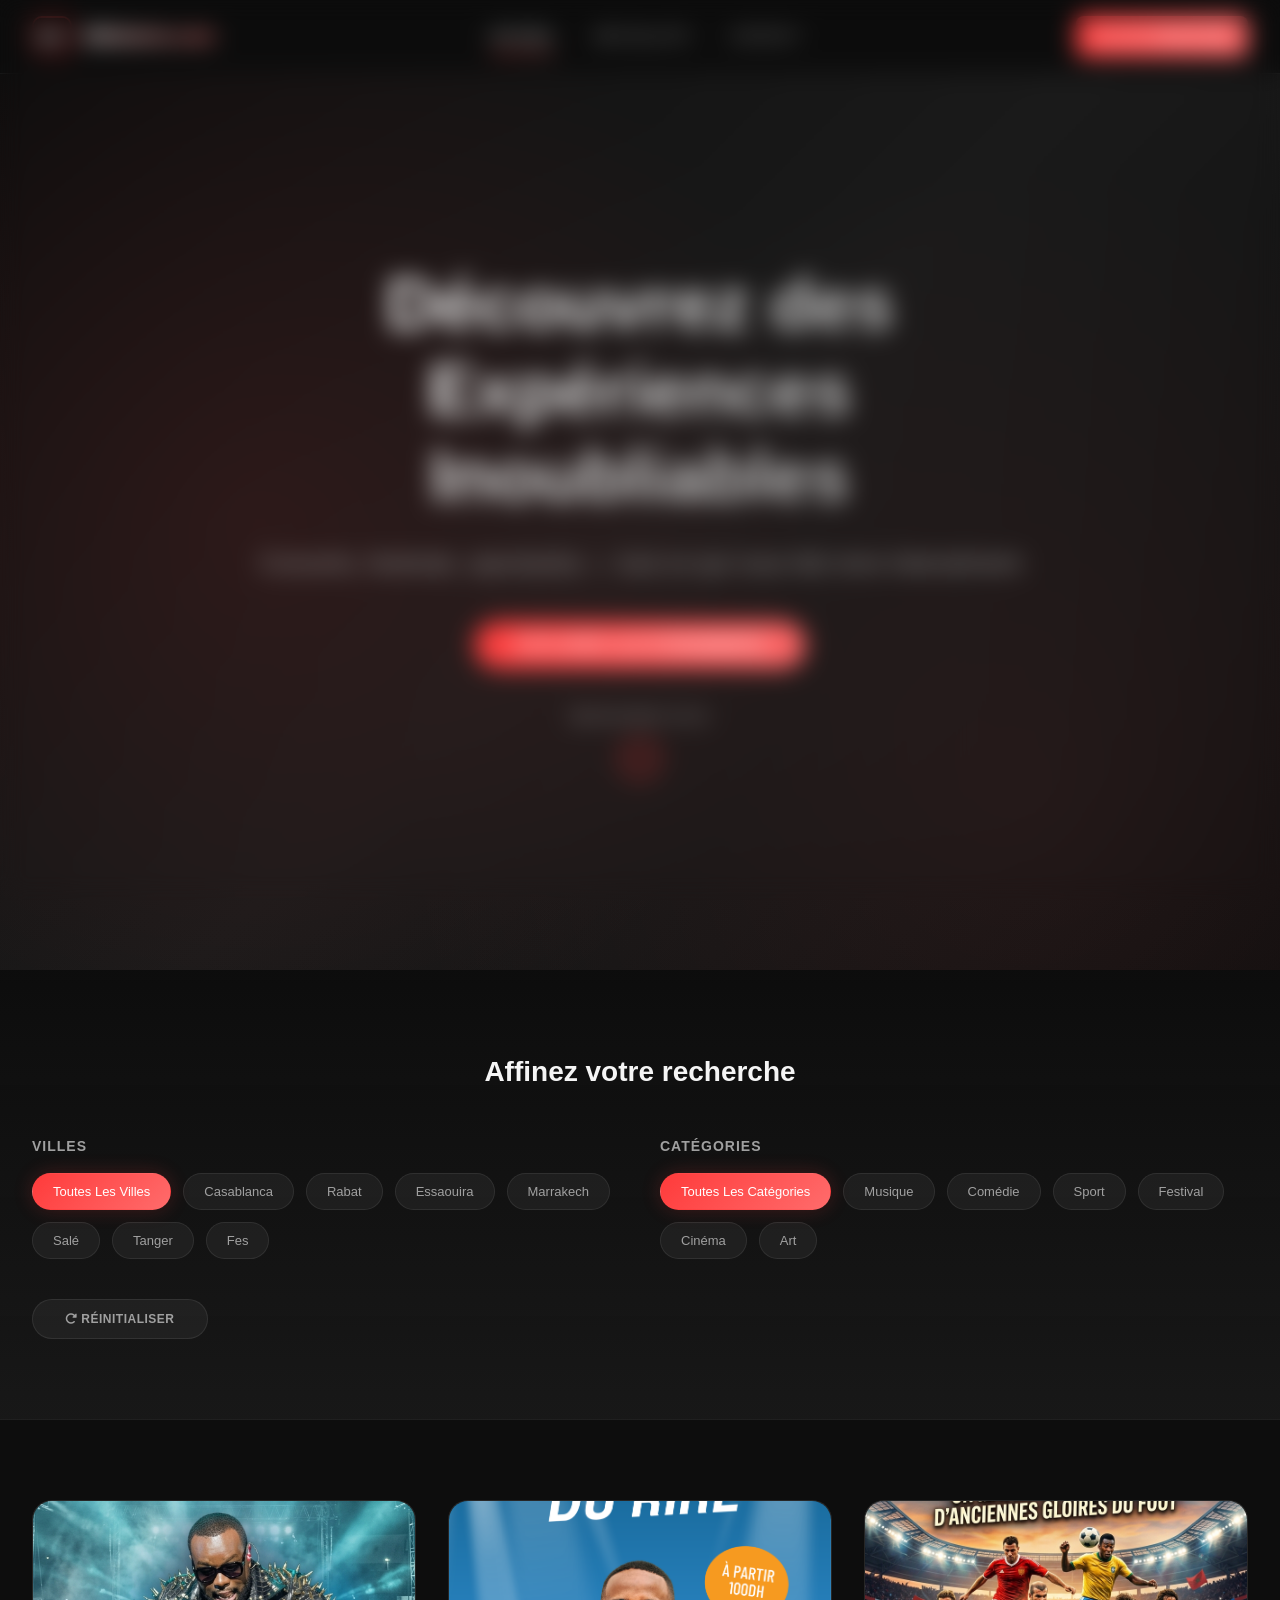
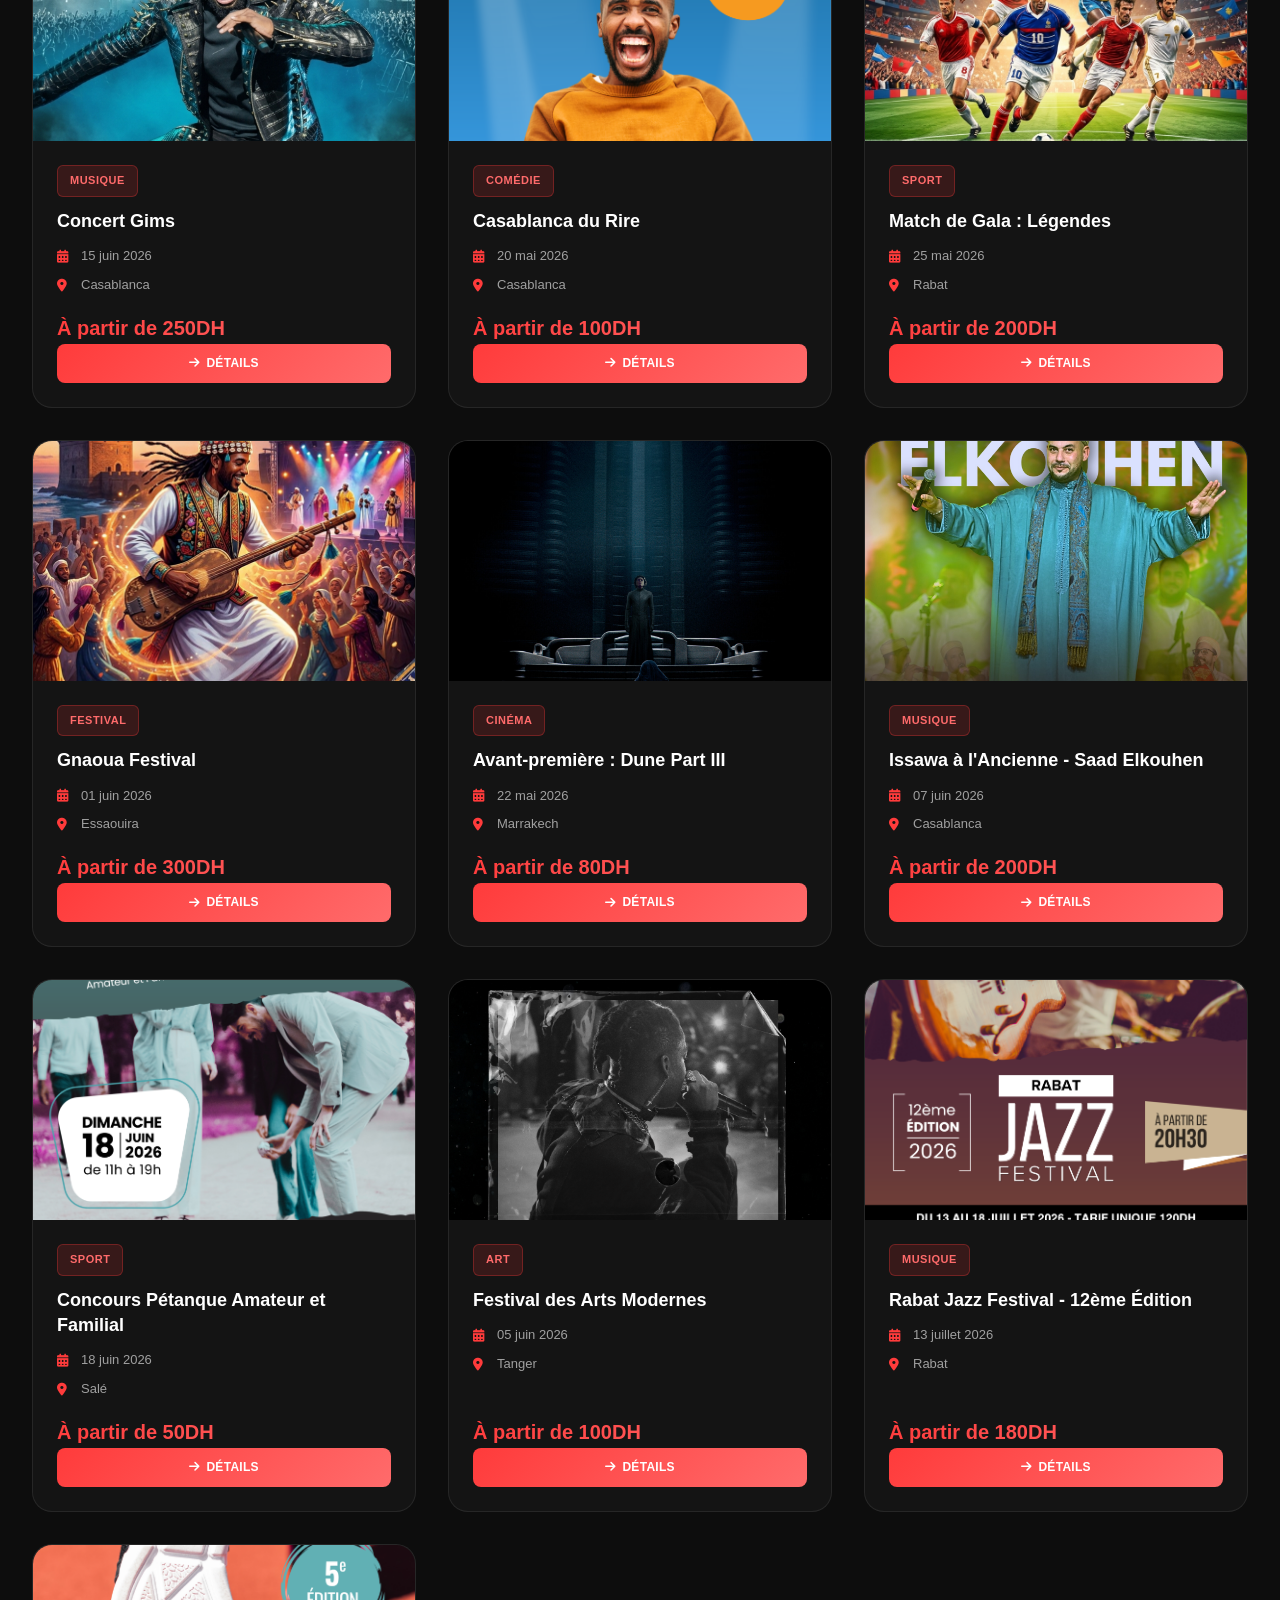
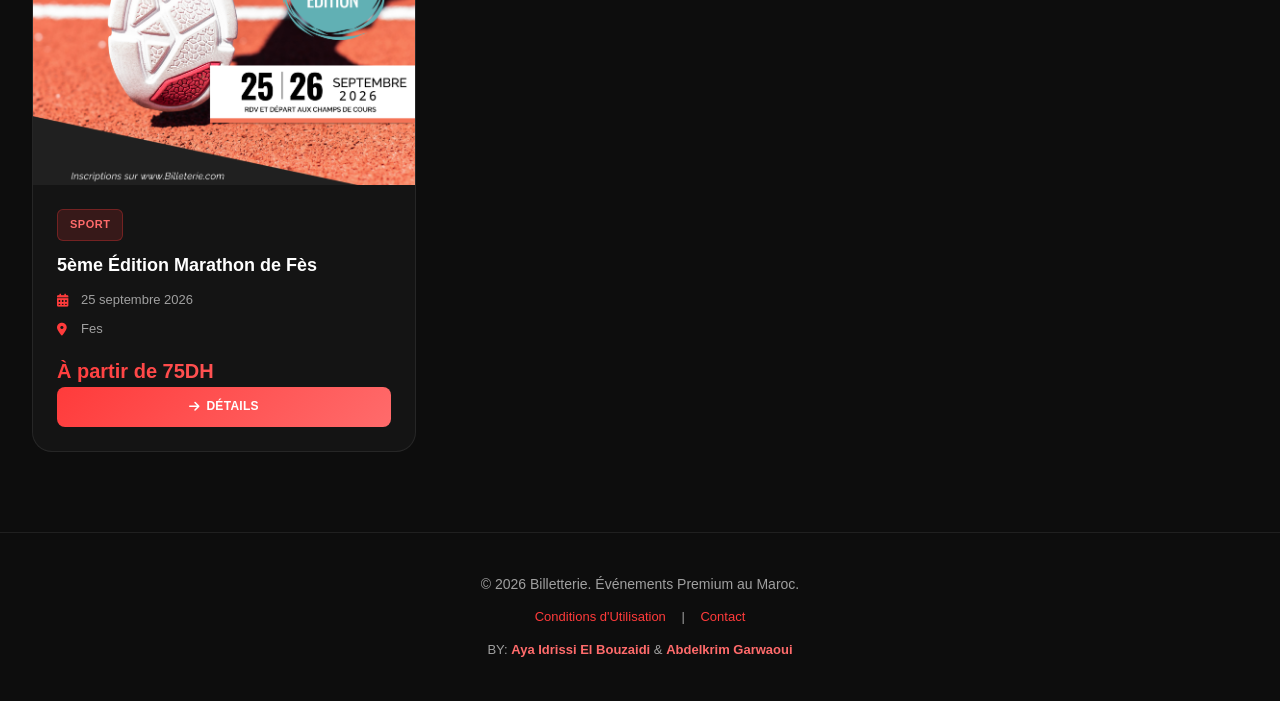
<file: index.html>
<!DOCTYPE html>
<html lang="fr">
<head>
    <meta charset="UTF-8">
    <meta name="viewport" content="width=device-width, initial-scale=1.0">
    <title>Billetterie - Événements Premium</title>
    <link rel="stylesheet" href="https://cdnjs.cloudflare.com/ajax/libs/font-awesome/6.4.0/css/all.min.css">
    <link rel="stylesheet" href="index.css">
</head>
<body>
    <!-- SCREEN WITH VIDEO -->
    <div class="splash-screen" id="splash-screen">
        <video class="splash-video" id="splash-video" src="src/videos/billeterie.mp4" autoplay muted></video>
        <div class="splash-overlay"></div>
    </div>

    <!-- NAVIGATION -->
    <header class="navbar">
        <div class="navbar-content">
            <!-- NAVBAR LEFT: LOGO ONLY -->
            <div class="navbar-left">
                <a href="index.html" style="text-decoration: none; display: flex; align-items: center;">
                    <div class="logo-container">
                        <img src="src/image/logo.jpg" alt="Logo" class="logo">
                        <span class="brand-name">Billetterie.com</span>
                    </div>
                </a>
            </div>

            <!-- NAVBAR CENTER: ALL LINKS -->
            <nav class="navbar-center" id="navbar-center-nav">
                <a href="index.html" class="nav-item active">Accueil</a>
                <a href="my-tickets.html" class="nav-item" id="nav-my-tickets">Mes Billets</a>
                <a href="creator-dashboard.html" class="nav-item" id="nav-dashboard" style="display: none;">Tableau de Bord</a>
                <a href="contact.html" class="nav-item" id="nav-contact">Contact</a>
            </nav>

            <!-- NAVBAR RIGHT -->
            <div class="navbar-right">
                <div class="nav-auth" id="nav-auth">
                    <!-- Will be populated by JavaScript -->
                    <a href="auth.html" class="login-btn">
                        <i class="fas fa-sign-in-alt"></i> Se Connecter
                    </a>
                </div>

                <button class="mobile-menu" id="mobile-menu">
                <span></span>
                <span></span>
                <span></span>
            </button>
        </div>
    </header>

    <!-- MOBILE NAV -->
    <nav class="mobile-nav" id="mobile-nav">
        <a href="index.html" class="mobile-nav-item">Accueil</a>
        <a href="my-tickets.html" class="mobile-nav-item" id="mobile-nav-my-tickets">Mes Billets</a>
        <a href="creator-dashboard.html" class="mobile-nav-item" id="mobile-nav-dashboard" style="display: none;">Tableau de Bord</a>
        <a href="contact.html" class="mobile-nav-item" id="mobile-nav-contact">Contact</a>
        <div class="mobile-nav-divider"></div>
        <div id="mobile-nav-auth" style="padding: 12px 16px;">
            <!-- Will be populated by JavaScript -->
        </div>
    </nav>

    <!-- HERO SECTION -->
    <section class="hero">
        <div class="hero-background">
            <div class="hero-gradient"></div>
            <div class="hero-overlay"></div>
        </div>
        
        <div class="hero-content">
            <h1 class="hero-title">Découvrez des Expériences Inoubliables</h1>
            <p class="hero-subtitle">Concerts, festivals, spectacles — tout ce qui vous fait vivre intensément</p>
            <button class="hero-cta" id="hero-cta-btn">Explorer les événements</button>
            
            <!-- Animated Arrow Down -->
            <div class="scroll-indicator">
                <span class="arrow-text">Découvrez plus</span>
                <div class="arrow-down">
                    <i class="fas fa-chevron-down"></i>
                </div>
            </div>
        </div>
    </section>

    <!-- FILTERS SECTION -->
    <section class="filters-section">
        <div class="filters-container">
            <h2 class="filters-title">Affinez votre recherche</h2>
            
            <div class="filters-wrapper">
                <div class="filter-group">
                    <label class="filter-label">Villes</label>
                    <div class="chips-container" id="cities-chips">
                        <!-- Dynamically populated -->
                    </div>
                </div>

                <div class="filter-group">
                    <label class="filter-label">Catégories</label>
                    <div class="chips-container" id="categories-chips">
                        <!-- Dynamically populated -->
                    </div>
                </div>
            </div>

            <button class="reset-btn" id="reset-filters">
                <i class="fas fa-redo-alt"></i> Réinitialiser
            </button>
        </div>
    </section>

    <!-- EVENTS GRID -->
    <section class="events-section">
        <div class="events-container">
            <div class="events-grid" id="events-grid">
                <div class="loading-state">
                    <div class="spinner"></div>
                    <p>Chargement des événements...</p>
                </div>
            </div>
        </div>
    </section>

    <!-- MODAL -->
    <div class="modal" id="event-modal">
        <div class="modal-content">
            <button class="modal-close" id="modal-close">
                <i class="fas fa-times"></i>
            </button>
            <div id="modal-body">
                <!-- Event details populated here -->
            </div>
        </div>
    </div>

   

    <!-- FOOTER -->
    <footer class="footer">
        <div class="footer-content">
            <p>&copy; 2026 Billetterie. Événements Premium au Maroc.</p>
            <div class="footer-credits">
                <a href="terms-conditions.html" style="color: var(--accent-primary); text-decoration: none; margin: 0 12px;">Conditions d'Utilisation</a>
                |
                <a href="contact.html" style="color: var(--accent-primary); text-decoration: none; margin: 0 12px;">Contact</a>
                  <p class="footer-credits">BY: <strong>Aya Idrissi El Bouzaidi</strong> & <strong>Abdelkrim Garwaoui</strong></p>
            </div>
        </div>
    </footer>

    <script src="index.js"></script>
</body>
</html>
</file>
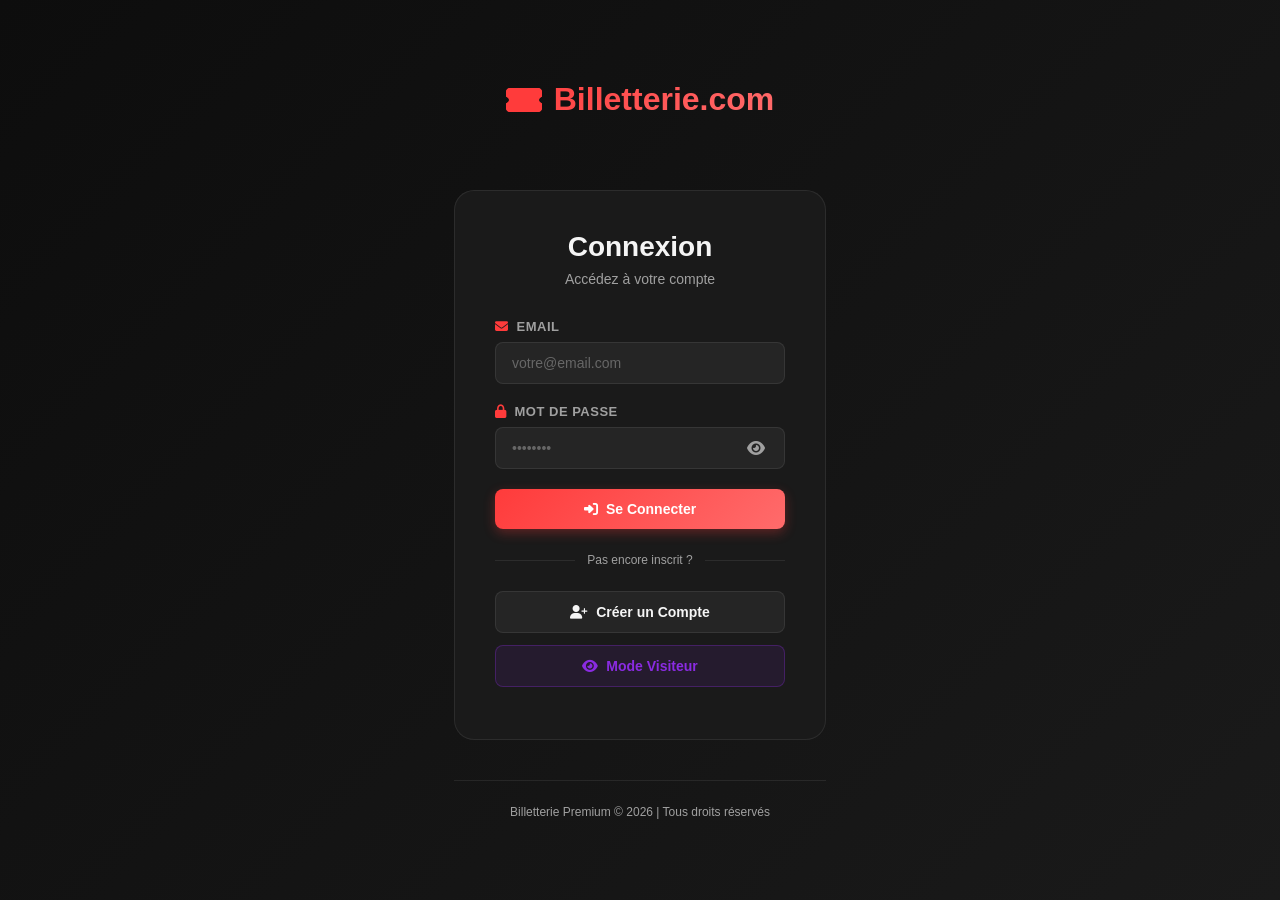
<file: auth.html>
<!DOCTYPE html>
<html lang="fr">
<head>
    <meta charset="UTF-8">
    <meta name="viewport" content="width=device-width, initial-scale=1.0">
    <title>Authentification - Billetterie Premium</title>
    <link rel="stylesheet" href="https://cdnjs.cloudflare.com/ajax/libs/font-awesome/6.4.0/css/all.min.css">
    <link rel="stylesheet" href="auth.css">
</head>
<body>
    <div class="auth-container">
        <!-- Logo -->
        <div class="auth-header">
            <a href="index.html" style="text-decoration: none; display: flex; align-items: center; justify-content: center;">
                <div class="logo-auth">
                    <i class="fas fa-ticket-alt"></i>
                    <span>Billetterie.com</span>
                </div>
            </a>
        </div>

        <!-- Login Form -->
        <div class="auth-form-wrapper" id="login-form-wrapper">
            <div class="form-header">
                <h1>Connexion</h1>
                <p>Accédez à votre compte</p>
            </div>

            <form class="auth-form" id="login-form">
                <div class="form-group">
                    <label for="login-email">
                        <i class="fas fa-envelope"></i> Email
                    </label>
                    <input type="email" id="login-email" name="email" placeholder="votre@email.com" required>
                </div>

                <div class="form-group">
                    <label for="login-password">
                        <i class="fas fa-lock"></i> Mot de passe
                    </label>
                    <div class="password-input-wrapper">
                        <input type="password" id="login-password" name="password" placeholder="••••••••" required>
                        <button type="button" class="password-toggle" onclick="togglePassword('login-password')"> <i class="fas fa-eye"></i>
                        </button>
                    </div>
                </div>

                <button type="submit" class="auth-button primary">
                    <i class="fas fa-sign-in-alt"></i> Se Connecter
                </button>
            </form>

            <div class="auth-divider">
                <span>Pas encore inscrit ?</span>
            </div>

            <button type="button" class="auth-button secondary" onclick="switchToRegister()">
                <i class="fas fa-user-plus"></i> Créer un Compte
            </button>

            <button type="button" class="auth-button guest">
                <i class="fas fa-eye"></i> Mode Visiteur
            </button>
        </div>

        <!-- Register Form -->
        <div class="auth-form-wrapper" id="register-form-wrapper" style="display: none;">
            <div class="form-header">
                <h1>Inscription</h1>
                <p>Rejoignez notre communauté</p>
            </div>

            <form class="auth-form" id="register-form">
                <div class="form-group">
                    <label for="register-name">
                        <i class="fas fa-user"></i> Nom Complet
                    </label>
                    <input type="text" id="register-name" name="name" placeholder="Jean Dupont" required>
                </div>

                <div class="form-group">
                    <label for="register-email">
                        <i class="fas fa-envelope"></i> Email
                    </label>
                    <input type="email" id="register-email" name="email" placeholder="votre@email.com" required>
                </div>

                <div class="form-group">
                    <label for="register-password">
                        <i class="fas fa-lock"></i> Mot de passe
                    </label>
                    <div class="password-input-wrapper">
                        <input type="password" id="register-password" name="password" placeholder="••••••••" required>
                        <button type="button" class="password-toggle" onclick="togglePassword('register-password')"> <i class="fas fa-eye"></i>
                        </button>
                    </div>
                </div>

                <div class="form-group">
                    <label for="register-confirm">
                        <i class="fas fa-lock"></i> Confirmer le mot de passe
                    </label>
                    <div class="password-input-wrapper">
                        <input type="password" id="register-confirm" name="confirm" placeholder="••••••••" required>
                        <button type="button" class="password-toggle" onclick="togglePassword('register-confirm')"> <i class="fas fa-eye"></i>
                        </button>
                    </div>
                </div>

                <div class="form-group">
                    <label for="register-role">
                        <i class="fas fa-user-tag"></i> Je suis...
                    </label>
                    <select id="register-role" name="role" required>
                        <option value="">-- Sélectionnez votre rôle --</option>
                        <option value="user">Visiteur / Client</option>
                        <option value="creator">Créateur d'Événement</option>
                    </select>
                </div>

                <div class="terms">
                    <input type="checkbox" id="terms" required>
                    <label for="terms">J'accepte les <a href="terms-conditions.html">conditions d'utilisation</a></label>
                </div>

                <button type="submit" class="auth-button primary">
                    <i class="fas fa-user-plus"></i> S'Inscrire
                </button>
            </form>

            <div class="auth-divider">
                <span>Vous avez un compte ?</span>
            </div>

            <button type="button" class="auth-button secondary" onclick="switchToLogin()">
                <i class="fas fa-sign-in-alt"></i> Se Connecter
            </button>
        </div>

        <!-- Footer -->
        <div class="auth-footer">
            <p>Billetterie Premium © 2026 | Tous droits réservés</p>
        </div>
    </div>

    <script src="auth.js"></script>
</body>
</html>
</file>
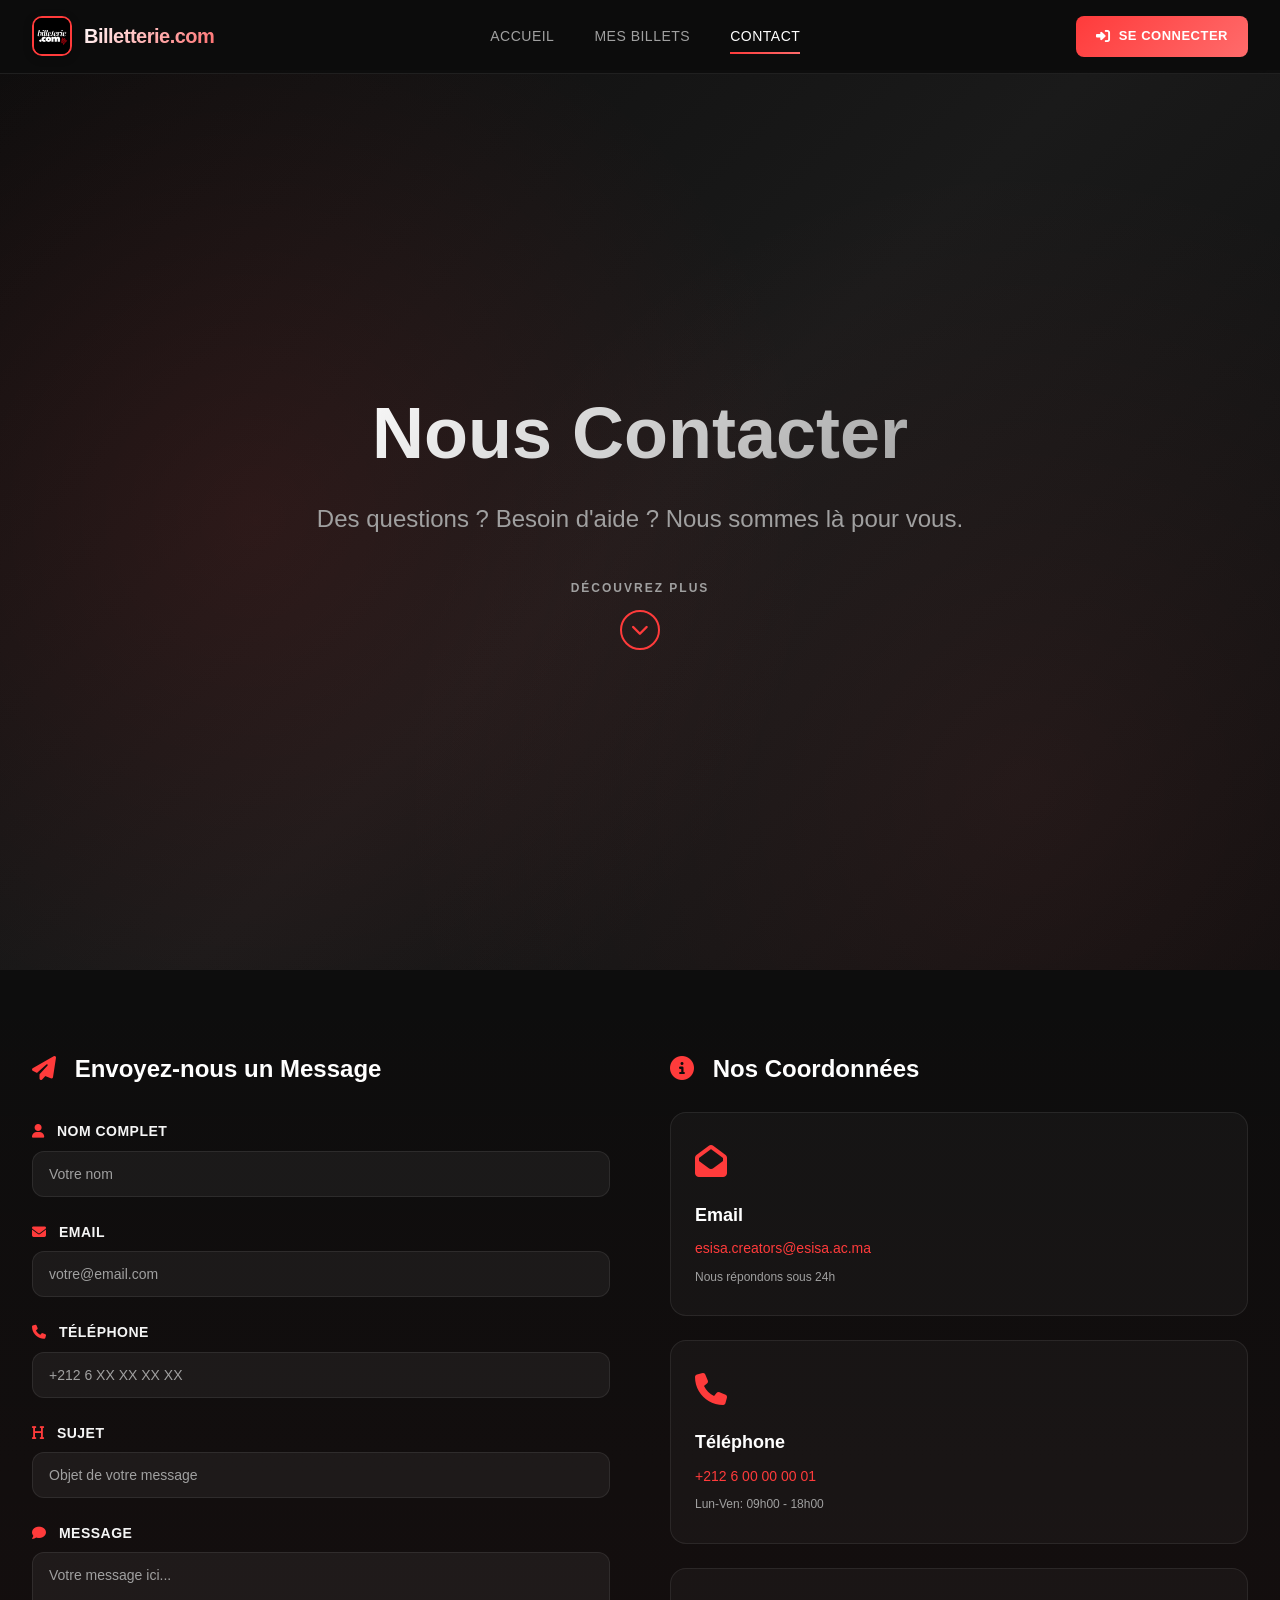
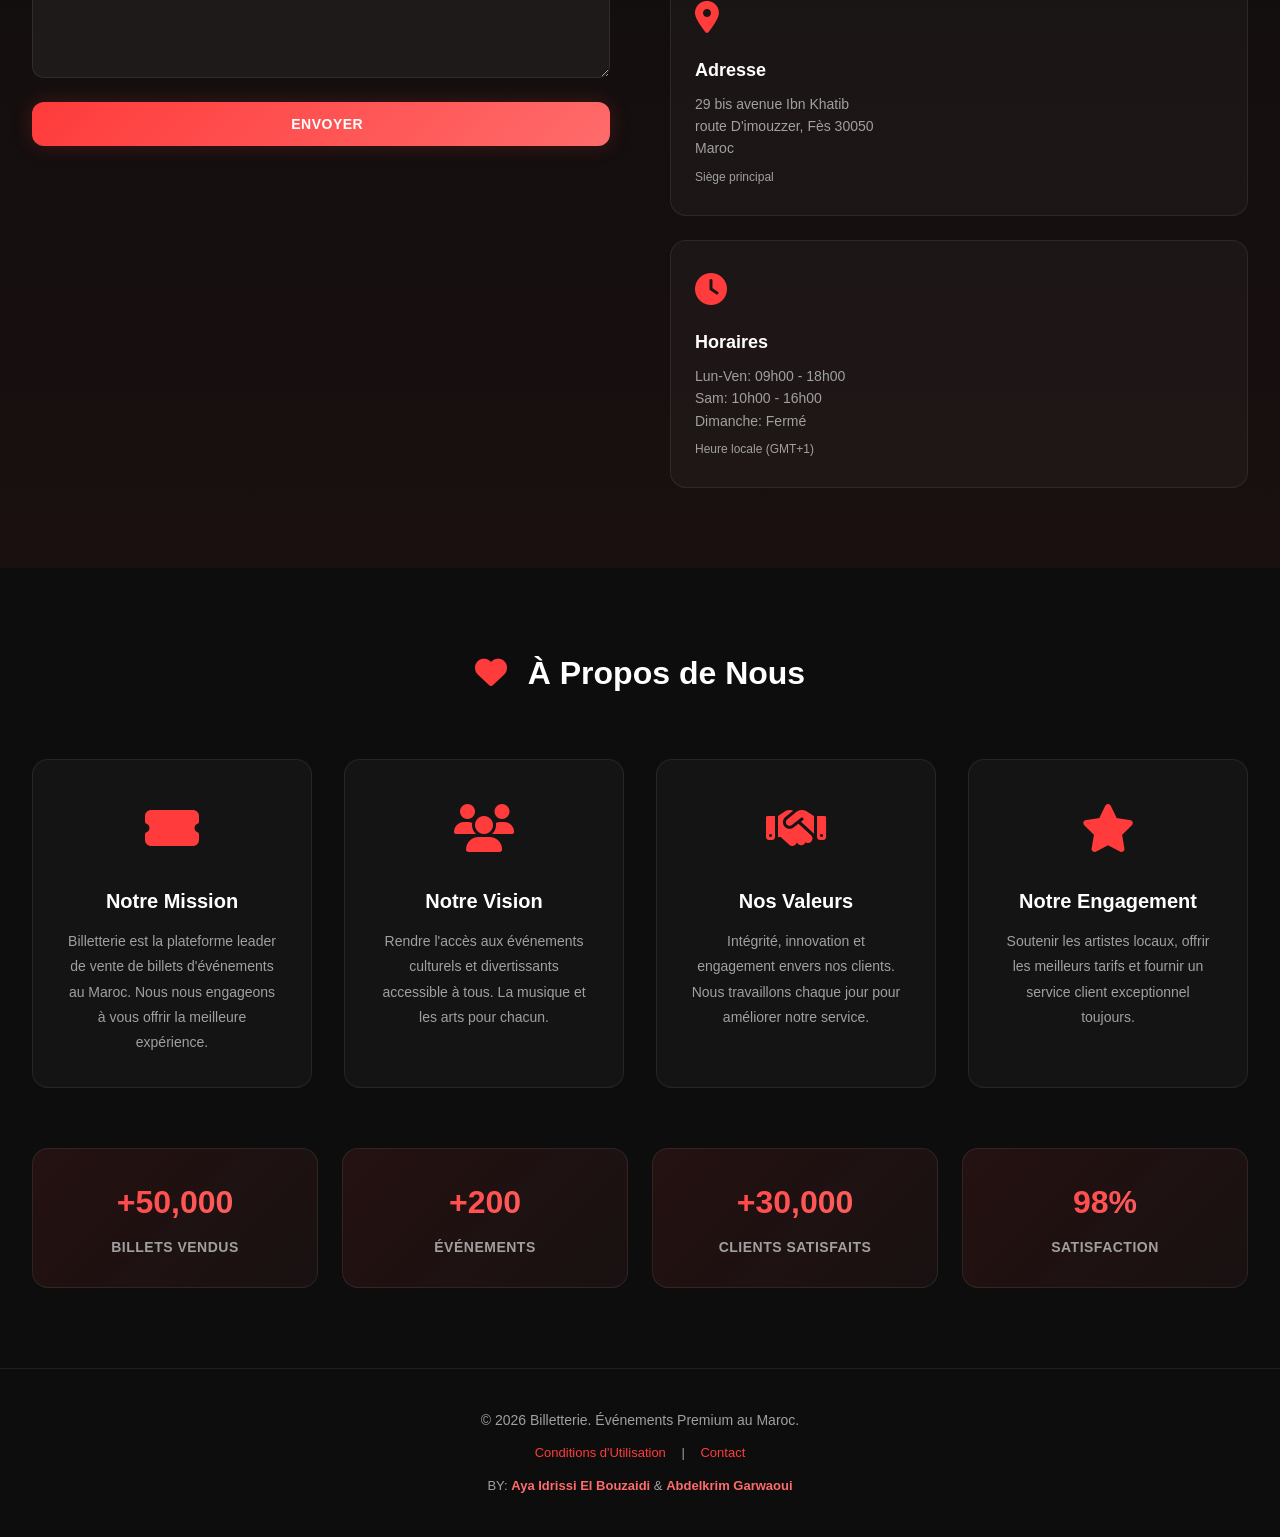
<file: contact.html>
<!DOCTYPE html>
<html lang="fr">
<head>
    <meta charset="UTF-8">
    <meta name="viewport" content="width=device-width, initial-scale=1.0">
    <title>Contact - Billetterie Premium</title>
    <link rel="stylesheet" href="https://cdnjs.cloudflare.com/ajax/libs/font-awesome/6.4.0/css/all.min.css">
    <link rel="stylesheet" href="index.css">
    <link rel="stylesheet" href="contact.css">
</head>
<body>
    <!-- NAVIGATION -->
    <header class="navbar">
        <div class="navbar-content">
            <!-- NAVBAR LEFT: LOGO ONLY -->
            <div class="navbar-left">
                <a href="index.html" style="text-decoration: none; display: flex; align-items: center;">
                    <div class="logo-container">
                        <img src="src/image/logo.jpg" alt="Logo" class="logo">
                        <span class="brand-name">Billetterie.com</span>
                    </div>
                </a>
            </div>

            <!-- NAVBAR CENTER: ALL LINKS -->
            <nav class="navbar-center">
                <a href="index.html" class="nav-item">Accueil</a>
                <a href="my-tickets.html" class="nav-item">Mes Billets</a>
                <a href="contact.html" class="nav-item active">Contact</a>
            </nav>

            <!-- NAVBAR RIGHT -->
            <div class="navbar-right">
                <div class="nav-auth" id="nav-auth">
                    <!-- Will be populated by JavaScript -->
                    <a href="auth.html" class="login-btn">
                        <i class="fas fa-sign-in-alt"></i> Se Connecter
                    </a>
                </div>

                <button class="mobile-menu" id="mobile-menu">
                <span></span>
                <span></span>
                <span></span>
            </button>
        </div>
    </header>

    <!-- MOBILE NAV -->
    <nav class="mobile-nav" id="mobile-nav">
        <a href="index.html" class="mobile-nav-item">Accueil</a>
        <a href="my-tickets.html" class="mobile-nav-item">Mes Billets</a>
        <a href="contact.html" class="mobile-nav-item">Contact</a>
        <div class="mobile-nav-divider"></div>
        <div id="mobile-nav-auth" style="padding: 12px 16px;">
            <!-- Will be populated by JavaScript -->
        </div>
    </nav>

    <!-- HERO SECTION -->
    <section class="hero contact-hero">
        <div class="hero-background">
            <div class="hero-gradient"></div>
            <div class="hero-overlay"></div>
        </div>
        
        <div class="hero-content">
            <h1 class="hero-title">Nous Contacter</h1>
            <p class="hero-subtitle">Des questions ? Besoin d'aide ? Nous sommes là pour vous.</p>
            
            <!-- Animated Arrow Down -->
            <div class="scroll-indicator">
                <span class="arrow-text">Découvrez plus</span>
                <div class="arrow-down">
                    <i class="fas fa-chevron-down"></i>
                </div>
            </div>
        </div>
    </section>

    <!-- CONTACT SECTION -->
    <section class="contact-section">
        <div class="contact-container">
            <div class="contact-grid">
                <!-- Contact Form -->
                <div class="contact-form-wrapper">
                    <h2><i class="fas fa-paper-plane"></i> Envoyez-nous un Message</h2>
                    <form class="contact-form" id="contactForm">
                        <div class="form-group">
                            <label for="name"><i class="fas fa-user"></i> Nom Complet</label>
                            <input type="text" id="name" name="name" placeholder="Votre nom" required>
                        </div>
                        <div class="form-group">
                            <label for="email"><i class="fas fa-envelope"></i> Email</label>
                            <input type="email" id="email" name="email" placeholder="votre@email.com" required>
                        </div>
                        <div class="form-group">
                            <label for="phone"><i class="fas fa-phone"></i> Téléphone</label>
                            <input type="tel" id="phone" name="phone" placeholder="+212 6 XX XX XX XX">
                        </div>
                        <div class="form-group">
                            <label for="subject"><i class="fas fa-heading"></i> Sujet</label>
                            <input type="text" id="subject" name="subject" placeholder="Objet de votre message" required>
                        </div>
                        <div class="form-group">
                            <label for="message"><i class="fas fa-comment"></i> Message</label>
                            <textarea id="message" name="message" rows="6" placeholder="Votre message ici..." required></textarea>
                        </div>
                        <button type="submit" class="btn-submit"><i class="fas fa-send"></i> Envoyer</button>
                    </form>
                </div>

                <!-- Contact Info Cards -->
                <div class="contact-info-wrapper">
                    <h2><i class="fas fa-info-circle"></i> Nos Coordonnées</h2>
                    
                    <div class="contact-card">
                        <div class="contact-icon">
                            <i class="fas fa-envelope-open"></i>
                        </div>
                        <h3>Email</h3>
                        <p><a href="mailto:esisa.creators@esisa.ac.ma">esisa.creators@esisa.ac.ma</a></p>
                        <p class="small">Nous répondons sous 24h</p>
                    </div>

                    <div class="contact-card">
                        <div class="contact-icon">
                            <i class="fas fa-phone"></i>
                        </div>
                        <h3>Téléphone</h3>
                        <p><a href="tel:+212600000001">+212 6 00 00 00 01</a></p>
                        <p class="small">Lun-Ven: 09h00 - 18h00</p>
                    </div>

                    <div class="contact-card">
                        <div class="contact-icon">
                            <i class="fas fa-map-marker-alt"></i>
                        </div>
                        <h3>Adresse</h3>
                        <p>29 bis avenue Ibn Khatib<br>route D'imouzzer, Fès 30050<br>Maroc</p>
                        <p class="small">Siège principal</p>
                    </div>

                    <div class="contact-card">
                        <div class="contact-icon">
                            <i class="fas fa-clock"></i>
                        </div>
                        <h3>Horaires</h3>
                        <p>Lun-Ven: 09h00 - 18h00<br>Sam: 10h00 - 16h00<br>Dimanche: Fermé</p>
                        <p class="small">Heure locale (GMT+1)</p>
                    </div>
                </div>
            </div>
        </div>
    </section>

    <!-- ABOUT SECTION -->
    <section class="about-section">
        <div class="about-container">
            <h2><i class="fas fa-heart"></i> À Propos de Nous</h2>
            
            <div class="about-grid">
                <div class="about-card">
                    <div class="about-icon">
                        <i class="fas fa-ticket-alt"></i>
                    </div>
                    <h3>Notre Mission</h3>
                    <p>Billetterie est la plateforme leader de vente de billets d'événements au Maroc. Nous nous engageons à vous offrir la meilleure expérience.</p>
                </div>

                <div class="about-card">
                    <div class="about-icon">
                        <i class="fas fa-users"></i>
                    </div>
                    <h3>Notre Vision</h3>
                    <p>Rendre l'accès aux événements culturels et divertissants accessible à tous. La musique et les arts pour chacun.</p>
                </div>

                <div class="about-card">
                    <div class="about-icon">
                        <i class="fas fa-handshake"></i>
                    </div>
                    <h3>Nos Valeurs</h3>
                    <p>Intégrité, innovation et engagement envers nos clients. Nous travaillons chaque jour pour améliorer notre service.</p>
                </div>

                <div class="about-card">
                    <div class="about-icon">
                        <i class="fas fa-star"></i>
                    </div>
                    <h3>Notre Engagement</h3>
                    <p>Soutenir les artistes locaux, offrir les meilleurs tarifs et fournir un service client exceptionnel toujours.</p>
                </div>
            </div>

            <div class="stats-grid">
                <div class="stat-card">
                    <h4>+50,000</h4>
                    <p>Billets vendus</p>
                </div>
                <div class="stat-card">
                    <h4>+200</h4>
                    <p>Événements</p>
                </div>
                <div class="stat-card">
                    <h4>+30,000</h4>
                    <p>Clients satisfaits</p>
                </div>
                <div class="stat-card">
                    <h4>98%</h4>
                    <p>Satisfaction</p>
                </div>
            </div>
        </div>
    </section>

    <!-- FOOTER -->
    <footer class="footer">
        <div class="footer-content">
            <p>&copy; 2026 Billetterie. Événements Premium au Maroc.</p>
            <div class="footer-credits">
                <a href="terms-conditions.html" style="color: var(--accent-primary); text-decoration: none; margin: 0 12px;">Conditions d'Utilisation</a>
                |
                <a href="contact.html" style="color: var(--accent-primary); text-decoration: none; margin: 0 12px;">Contact</a>
            </div>
            <p class="footer-credits">BY: <strong>Aya Idrissi El Bouzaidi</strong> & <strong>Abdelkrim Garwaoui</strong></p>
        </div>
    </footer>

    <script src="index.js"></script>
    <script>
        // Setup navigation auth and hamburger menu for this page
        document.addEventListener('DOMContentLoaded', () => {
            setupNavAuth();
            setupHamburgerMenu();
            setupScrollIndicator();
        });
    </script>
</body>
</html>
</file>
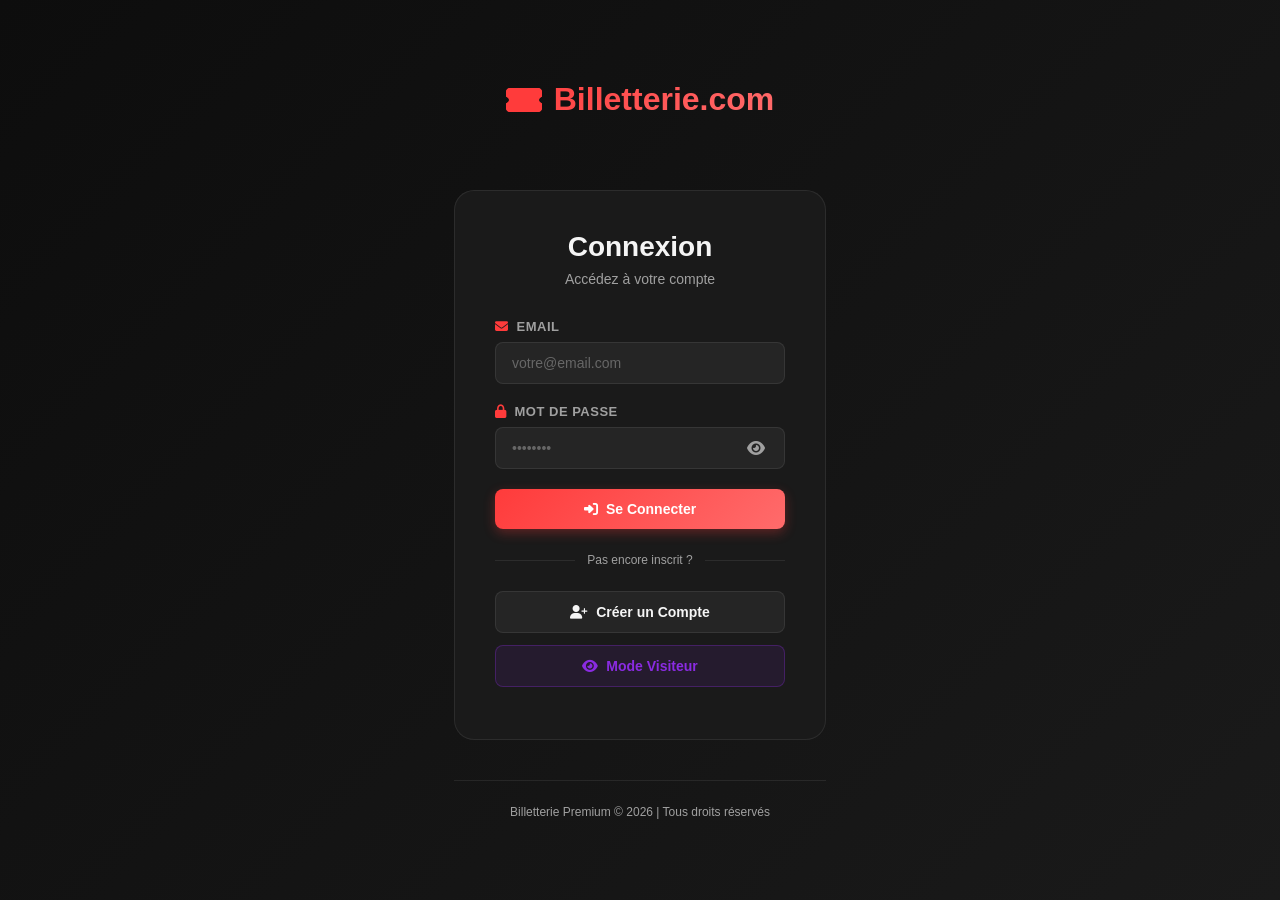
<file: dashboard.html>
<!DOCTYPE html>
<html lang="fr">
<head>
    <meta charset="UTF-8">
    <meta name="viewport" content="width=device-width, initial-scale=1.0">
    <title>Dashboard Admin - Billetterie Premium</title>
    <link rel="stylesheet" href="https://cdnjs.cloudflare.com/ajax/libs/font-awesome/6.4.0/css/all.min.css">
    <link rel="stylesheet" href="dashboard.css">
</head>
<body>
    <!-- SIDEBAR -->
    <aside class="dashboard-sidebar" id="dashboard-sidebar">
        <div class="sidebar-header">
            <a href="index.html" style="text-decoration: none; display: flex; align-items: center;">
                <div class="sidebar-logo">
                    <i class="fas fa-tickets-alt"></i>
                    <span>Billetterie</span>
                </div>
            </a>
            <button class="sidebar-toggle" id="sidebar-toggle">
                <i class="fas fa-chevron-left"></i>
            </button>
        </div>

        <nav class="sidebar-menu">
            <a href="#" class="menu-item active" data-section="overview">
                <i class="fas fa-th-large"></i>
                <span>Accueil</span>
            </a>
            <a href="#" class="menu-item" data-section="users">
                <i class="fas fa-users"></i>
                <span>Utilisateurs</span>
                <span class="badge" id="users-count">0</span>
            </a>
            <a href="#" class="menu-item" data-section="events">
                <i class="fas fa-calendar-alt"></i>
                <span>Événements</span>
                <span class="badge" id="events-count">0</span>
            </a>
            <a href="#" class="menu-item" data-section="reservations">
                <i class="fas fa-ticket-alt"></i>
                <span>Réservations</span>
                <span class="badge" id="reservations-count">0</span>
            </a>
            <a href="#" class="menu-item" data-section="analytics">
                <i class="fas fa-chart-line"></i>
                <span>Statistiques</span>
            </a>
            <a href="#" class="menu-item" data-section="settings">
                <i class="fas fa-cog"></i>
                <span>Paramètres</span>
            </a>
        </nav>

        <div class="sidebar-footer">
            <button class="logout-btn" onclick="logout()">
                <i class="fas fa-sign-out-alt"></i>
                <span>Déconnexion</span>
            </button>
        </div>
    </aside>

    <!-- MAIN CONTENT -->
    <main class="dashboard-main">
        <!-- TOP BAR -->
        <div class="dashboard-topbar">
            <div class="topbar-left">
                <button class="menu-toggle" id="menu-toggle">
                    <i class="fas fa-bars"></i>
                </button>
                <h1 class="page-title" id="page-title">Accueil</h1>
            </div>

            <div class="topbar-right">
                <div class="search-box">
                    <i class="fas fa-search"></i>
                    <input type="text" placeholder="Rechercher..." id="search-input">
                </div>

                <div class="user-profile">
                    <span class="user-avatar" id="user-avatar">👨‍💼</span>
                    <div class="user-info">
                        <span class="user-name" id="user-name">Admin</span>
                        <span class="user-role">Administrateur</span>
                    </div>
                </div>
            </div>
        </div>

        <!-- CONTENT AREA -->
        <div class="dashboard-content">
            <!-- OVERVIEW SECTION -->
            <section class="content-section active" id="overview-section">
                <h2>Tableau de Bord</h2>
                
                <div class="stats-grid">
                    <div class="stat-card">
                        <div class="stat-icon" style="background: rgba(255, 59, 59, 0.1); color: #ff3b3b;">
                            <i class="fas fa-users"></i>
                        </div>
                        <div class="stat-content">
                            <h3>Utilisateurs</h3>
                            <p class="stat-number" id="stat-users">0</p>
                            <small>Clients actifs</small>
                        </div>
                    </div>

                    <div class="stat-card">
                        <div class="stat-icon" style="background: rgba(76, 175, 80, 0.1); color: #4caf50;">
                            <i class="fas fa-calendar-alt"></i>
                        </div>
                        <div class="stat-content">
                            <h3>Événements</h3>
                            <p class="stat-number" id="stat-events">0</p>
                            <small>Événements actifs</small>
                        </div>
                    </div>

                    <div class="stat-card">
                        <div class="stat-icon" style="background: rgba(33, 150, 243, 0.1); color: #2196f3;">
                            <i class="fas fa-ticket-alt"></i>
                        </div>
                        <div class="stat-content">
                            <h3>Réservations</h3>
                            <p class="stat-number" id="stat-reservations">0</p>
                            <small>Billets vendus</small>
                        </div>
                    </div>

                    <div class="stat-card">
                        <div class="stat-icon" style="background: rgba(255, 193, 7, 0.1); color: #ffc107;">
                            <i class="fas fa-dollar-sign"></i>
                        </div>
                        <div class="stat-content">
                            <h3>Revenus</h3>
                            <p class="stat-number" id="stat-revenue">0 DH</p>
                            <small>Total des ventes</small>
                        </div>
                    </div>
                </div>

                <div class="dashboard-grid">
                    <div class="dashboard-card">
                        <h3>Activité Récente</h3>
                        <div class="activity-list" id="activity-list">
                            <p class="empty-message">Aucune activité récente</p>
                        </div>
                    </div>

                    <div class="dashboard-card">
                        <h3>Tâches Prioritaires</h3>
                        <div class="tasks-list">
                            <div class="task">
                                <input type="checkbox">
                                <span>Vérifier les événements en attente</span>
                            </div>
                            <div class="task">
                                <input type="checkbox">
                                <span>Traiter les demandes des créateurs</span>
                            </div>
                            <div class="task">
                                <input type="checkbox">
                                <span>Générer rapport mensuel</span>
                            </div>
                        </div>
                    </div>
                </div>
            </section>

            <!-- USERS SECTION -->
            <section class="content-section" id="users-section">
                <div class="section-header">
                    <h2>Gestion des Utilisateurs</h2>
                    <button class="btn btn-primary" id="add-user-btn">
                        <i class="fas fa-plus"></i> Ajouter un utilisateur
                    </button>
                </div>

                <div class="table-wrapper">
                    <table class="data-table">
                        <thead>
                            <tr>
                                <th>Utilisateur</th>
                                <th>Email</th>
                                <th>Rôle</th>
                                <th>Inscrit</th>
                                <th>Actions</th>
                            </tr>
                        </thead>
                        <tbody id="users-table-body">
                            <tr><td colspan="5" class="empty-message">Aucun utilisateur</td></tr>
                        </tbody>
                    </table>
                </div>
            </section>

            <!-- EVENTS SECTION -->
            <section class="content-section" id="events-section">
                <div class="section-header">
                    <h2>Gestion des Événements</h2>
                    <button class="btn btn-primary" id="add-event-btn">
                        <i class="fas fa-plus"></i> Créer un événement
                    </button>
                </div>

                <div class="filters-bar">
                    <select id="events-filter-status">
                        <option value="">Tous les statuts</option>
                        <option value="active">Actif</option>
                        <option value="pending">En attente</option>
                        <option value="ended">Terminé</option>
                    </select>
                    <select id="events-filter-category">
                        <option value="">Toutes les catégories</option>
                        <option value="music">Musique</option>
                        <option value="sport">Sport</option>
                        <option value="art">Art</option>
                    </select>
                </div>

                <div class="events-grid" id="events-grid">
                    <p class="empty-message">Aucun événement</p>
                </div>
            </section>

            <!-- RESERVATIONS SECTION -->
            <section class="content-section" id="reservations-section">
                <div class="section-header">
                    <h2>Gestion des Réservations</h2>
                </div>

                <div class="table-wrapper">
                    <table class="data-table">
                        <thead>
                            <tr>
                                <th>Ticket ID</th>
                                <th>Utilisateur</th>
                                <th>Événement</th>
                                <th>Quantité</th>
                                <th>Prix Total</th>
                                <th>Date</th>
                                <th>Actions</th>
                            </tr>
                        </thead>
                        <tbody id="reservations-table-body">
                            <tr><td colspan="7" class="empty-message">Aucune réservation</td></tr>
                        </tbody>
                    </table>
                </div>
            </section>

            <!-- ANALYTICS SECTION -->
            <section class="content-section" id="analytics-section">
                <h2>Statistiques</h2>
                <div class="analytics-grid">
                    <div class="chart-card">
                        <h3>Événements par Catégorie</h3>
                        <div id="category-chart" style="height: 200px; display: flex; align-items: flex-end; gap: 10px;">
                            <p class="empty-message">Données insuffisantes</p>
                        </div>
                    </div>
                    <div class="chart-card">
                        <h3>Réservations par Mois</h3>
                        <div id="monthly-chart" style="height: 200px;">
                            <p class="empty-message">Données insuffisantes</p>
                        </div>
                    </div>
                </div>
            </section>

            <!-- SETTINGS SECTION -->
            <section class="content-section" id="settings-section">
                <h2>Paramètres</h2>
                <div class="settings-grid">
                    <div class="settings-card">
                        <h3>Profil Admin</h3>
                        <div class="setting-item">
                            <label>Nom</label>
                            <input type="text" id="setting-name" class="form-input">
                        </div>
                        <div class="setting-item">
                            <label>Email</label>
                            <input type="email" id="setting-email" class="form-input">
                        </div>
                        <button class="btn btn-primary" onclick="saveSettings()">
                            <i class="fas fa-save"></i> Enregistrer
                        </button>
                    </div>

                    <div class="settings-card">
                        <h3>Sécurité</h3>
                        <button class="btn btn-secondary">
                            <i class="fas fa-key"></i> Changer le mot de passe
                        </button>
                        <button class="btn btn-secondary">
                            <i class="fas fa-lock"></i> Sessions actives
                        </button>
                    </div>
                </div>
            </section>
        </div>
    </main>

    <!-- MODALS -->
    <!-- Add User Modal -->
    <div class="modal" id="add-user-modal">
        <div class="modal-content">
            <div class="modal-header">
                <h3>Ajouter un utilisateur</h3>
                <button class="close-btn" onclick="closeModal('add-user-modal')">&times;</button>
            </div>
            <form class="modal-form" id="add-user-form">
                <div class="form-group">
                    <label>Nom</label>
                    <input type="text" required>
                </div>
                <div class="form-group">
                    <label>Email</label>
                    <input type="email" required>
                </div>
                <div class="form-group">
                    <label>Rôle</label>
                    <select required>
                        <option value="user">Utilisateur</option>
                        <option value="creator">Créateur</option>
                        <option value="admin">Admin</option>
                    </select>
                </div>
                <div class="modal-footer">
                    <button type="submit" class="btn btn-primary">Ajouter</button>
                    <button type="button" class="btn btn-secondary" onclick="closeModal('add-user-modal')">Annuler</button>
                </div>
            </form>
        </div>
    </div>

    <script src="auth.js"></script>
    <script src="dashboard.js"></script>
</body>
</html>
</file>
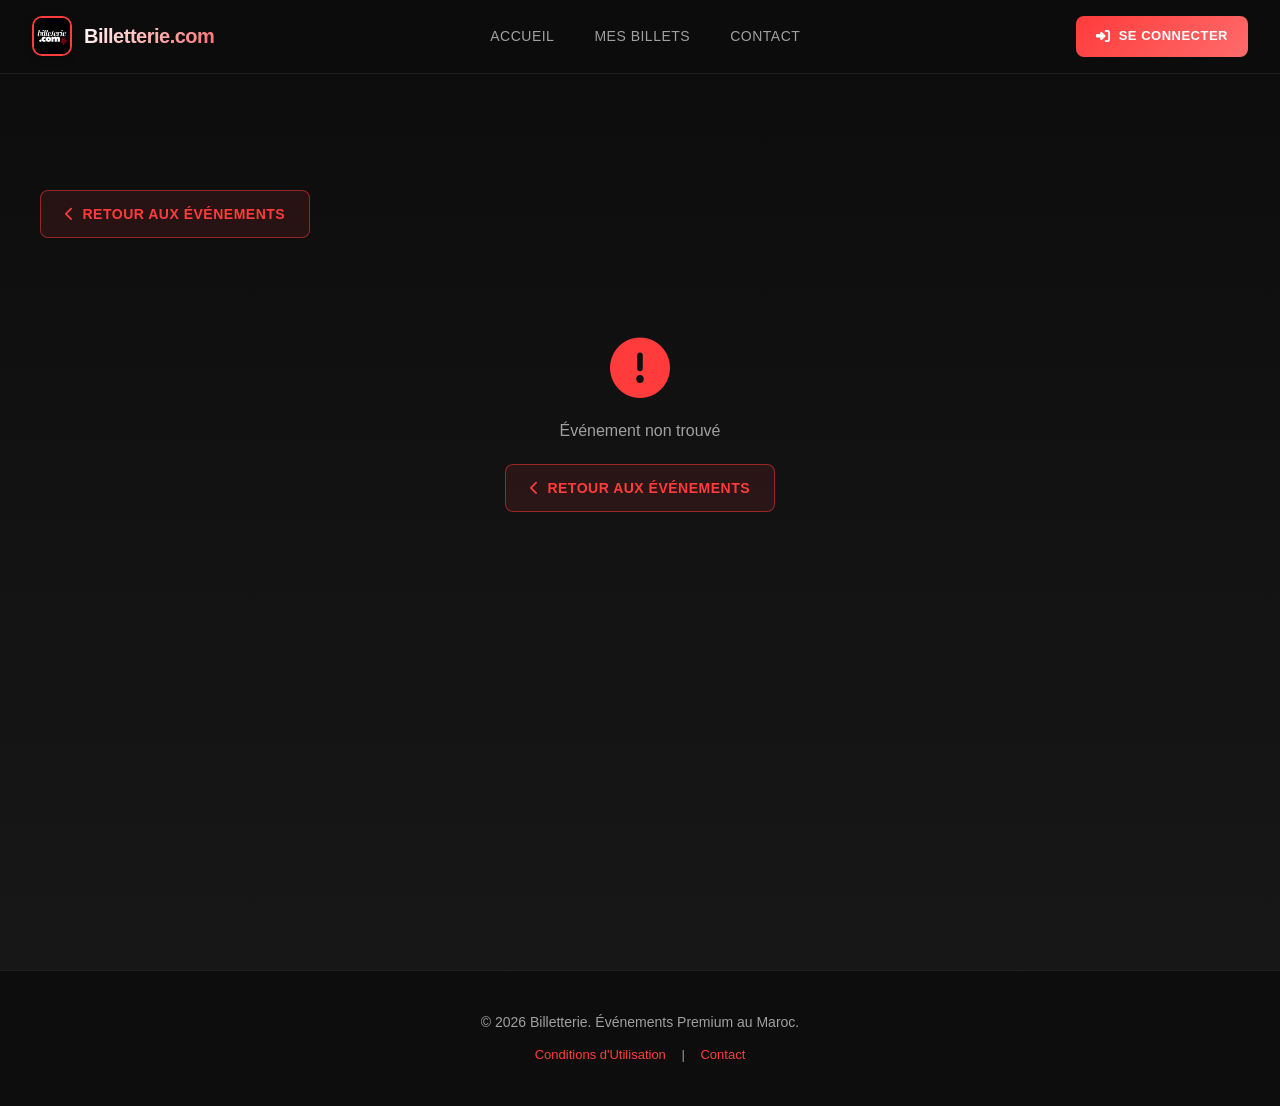
<file: event-detail.html>
<!DOCTYPE html>
<html lang="fr">
<head>
    <meta charset="UTF-8">
    <meta name="viewport" content="width=device-width, initial-scale=1.0">
    <title>Détails de l'événement - Billetterie Premium</title>
    <link rel="stylesheet" href="https://cdnjs.cloudflare.com/ajax/libs/font-awesome/6.4.0/css/all.min.css">
    <link rel="stylesheet" href="index.css">
    <link rel="stylesheet" href="event-detail.css">
</head>
<body>
    <!-- NAVIGATION -->
    <header class="navbar">
        <div class="navbar-content">
            <!-- NAVBAR LEFT: LOGO ONLY -->
            <div class="navbar-left">
                <a href="index.html" style="text-decoration: none; display: flex; align-items: center;">
                    <div class="logo-container">
                        <img src="src/image/logo.jpg" alt="Logo" class="logo">
                        <span class="brand-name">Billetterie.com</span>
                    </div>
                </a>
            </div>

            <!-- NAVBAR CENTER: ALL LINKS -->
            <nav class="navbar-center">
                <a href="index.html" class="nav-item">Accueil</a>
                <a href="my-tickets.html" class="nav-item">Mes Billets</a>
                <a href="contact.html" class="nav-item">Contact</a>
            </nav>

            <!-- NAVBAR RIGHT -->
            <div class="navbar-right">
                <div class="nav-auth" id="nav-auth">
                    <!-- Will be populated by JavaScript -->
                    <a href="auth.html" class="login-btn">
                        <i class="fas fa-sign-in-alt"></i> Se Connecter
                    </a>
                </div>

                <button class="mobile-menu" id="mobile-menu">
                <span></span>
                <span></span>
                <span></span>
            </button>
        </div>
    </header>

    <!-- MOBILE NAV -->
    <nav class="mobile-nav" id="mobile-nav">
        <a href="index.html" class="mobile-nav-item">Accueil</a>
        <a href="my-tickets.html" class="mobile-nav-item">Mes Billets</a>
        <a href="contact.html" class="mobile-nav-item">Contact</a>
        <div class="mobile-nav-divider"></div>
        <div id="mobile-nav-auth" style="padding: 12px 16px;">
            <!-- Will be populated by JavaScript -->
        </div>
    </nav>

    <!-- EVENT DETAIL SECTION -->
    <section class="event-detail-section" id="event-detail-section">
        <div class="event-detail-container">
            <!-- Back button -->
            <a href="index.html" class="back-button">
                <i class="fas fa-chevron-left"></i> Retour aux événements
            </a>

            <!-- Main content -->
            <div class="event-detail-main" id="event-detail-main">
                <!-- Loading state -->
                <div class="loading-state">
                    <div class="spinner"></div>
                    <p>Chargement de l'événement...</p>
                </div>
            </div>
        </div>
    </section>

    <!-- FOOTER -->
    <footer class="footer">
        <div class="footer-content">
            <p>&copy; 2026 Billetterie. Événements Premium au Maroc.</p>
            <div class="footer-credits">
                <a href="terms-conditions.html" style="color: var(--accent-primary); text-decoration: none; margin: 0 12px;">Conditions d'Utilisation</a>
                |
                <a href="contact.html" style="color: var(--accent-primary); text-decoration: none; margin: 0 12px;">Contact</a>
            </div>
        </div>
    </footer>

    <!-- RESERVATION MODAL -->
    <div class="reservation-modal" id="reservation-modal">
        <div class="reservation-modal-content">
            <button type="button" class="modal-close" id="reservation-close" onclick="closeReservationModal()" title="Fermer">
                <i class="fas fa-times"></i>
            </button>
            <div id="reservation-body">
                <!-- Reservation form will be populated here -->
            </div>
        </div>
    </div>

    <script src="event-detail.js"></script>
    <script src="index.js"></script>
    <script>
        // Setup navigation auth and hamburger menu for this page
        document.addEventListener('DOMContentLoaded', () => {
            setupNavAuth();
            setupHamburgerMenu();
        });
    </script>
</body>
</html>
</file>
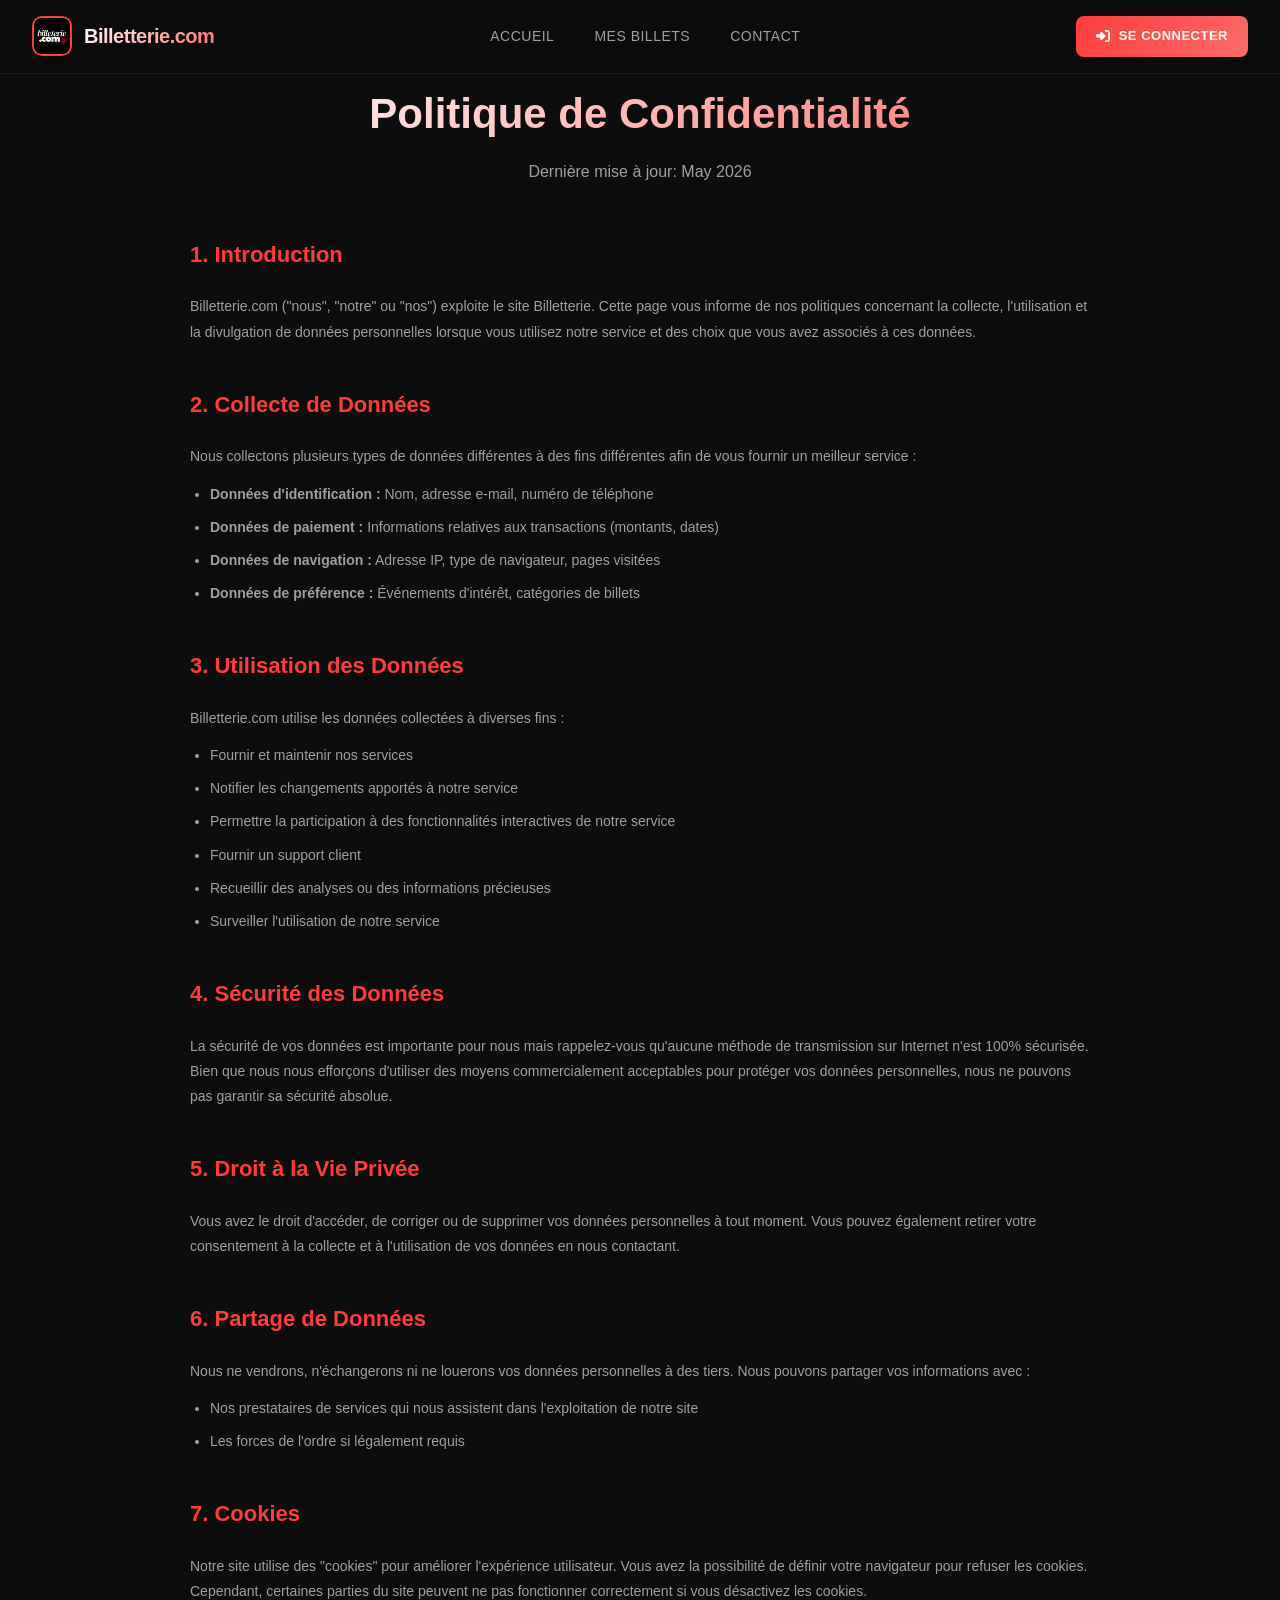
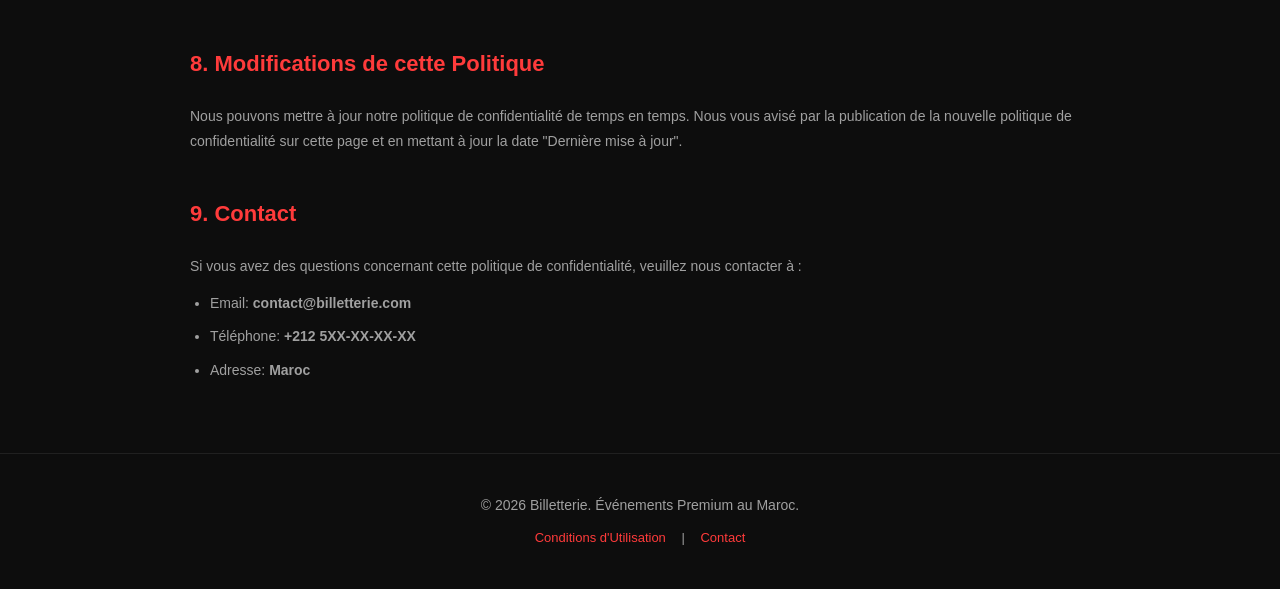
<file: privacy-policy.html>
<!DOCTYPE html>
<html lang="fr">
<head>
    <meta charset="UTF-8">
    <meta name="viewport" content="width=device-width, initial-scale=1.0">
    <title>Politique de Confidentialité - Billetterie Premium</title>
    <link rel="stylesheet" href="https://cdnjs.cloudflare.com/ajax/libs/font-awesome/6.4.0/css/all.min.css">
    <link rel="stylesheet" href="index.css">
    <style>
        .privacy-section {
            min-height: calc(100vh - 200px);
            background: var(--dark-bg);
            padding: 80px 32px 40px;
        }

        .privacy-container {
            max-width: 900px;
            margin: 0 auto;
        }

        .privacy-header {
            text-align: center;
            margin-bottom: 50px;
        }

        .privacy-header h1 {
            font-size: 42px;
            font-weight: 700;
            margin-bottom: 12px;
            background: linear-gradient(135deg, var(--white) 0%, var(--accent-secondary) 100%);
            -webkit-background-clip: text;
            -webkit-text-fill-color: transparent;
            background-clip: text;
        }

        .privacy-header p {
            color: var(--text-secondary);
            font-size: 16px;
        }

        .privacy-content {
            color: var(--text-primary);
            line-height: 1.8;
        }

        .privacy-section-title {
            font-size: 22px;
            font-weight: 700;
            margin: 40px 0 20px;
            color: var(--accent-primary);
        }

        .privacy-section-content {
            font-size: 14px;
            color: var(--text-secondary);
            margin-bottom: 30px;
        }

        .privacy-section-content p {
            margin-bottom: 12px;
            line-height: 1.8;
        }

        .privacy-section-content ul {
            margin-left: 20px;
            margin-bottom: 15px;
        }

        .privacy-section-content li {
            margin-bottom: 8px;
        }

        @media (max-width: 768px) {
            .privacy-section {
                padding: 60px 20px 40px;
            }

            .privacy-header h1 {
                font-size: 28px;
            }

            .privacy-section-title {
                font-size: 18px;
            }
        }
    </style>
</head>
<body>
    <!-- NAVIGATION -->
    <header class="navbar">
        <div class="navbar-content">
            <!-- NAVBAR LEFT: LOGO ONLY -->
            <div class="navbar-left">
                <a href="index.html" style="text-decoration: none; display: flex; align-items: center;">
                    <div class="logo-container">
                        <img src="src/image/logo.jpg" alt="Logo" class="logo">
                        <span class="brand-name">Billetterie.com</span>
                    </div>
                </a>
            </div>

            <!-- NAVBAR CENTER: ALL LINKS -->
            <nav class="navbar-center">
                <a href="index.html" class="nav-item">Accueil</a>
                <a href="my-tickets.html" class="nav-item">Mes Billets</a>
                <a href="contact.html" class="nav-item">Contact</a>
            </nav>

            <!-- NAVBAR RIGHT -->
            <div class="navbar-right">
                <div class="nav-auth" id="nav-auth">
                    <!-- Will be populated by JavaScript -->
                    <a href="auth.html" class="login-btn">
                        <i class="fas fa-sign-in-alt"></i> Se Connecter
                    </a>
                </div>

                <button class="mobile-menu" id="mobile-menu">
                    <span></span>
                    <span></span>
                    <span></span>
                </button>
            </div>
        </div>
    </header>

    <!-- MOBILE NAV -->
    <nav class="mobile-nav" id="mobile-nav">
        <a href="index.html" class="mobile-nav-item">Accueil</a>
        <a href="my-tickets.html" class="mobile-nav-item">Mes Billets</a>
        <a href="contact.html" class="mobile-nav-item">Contact</a>
        <div class="mobile-nav-divider"></div>
        <div id="mobile-nav-auth" style="padding: 12px 16px;">
            <!-- Will be populated by JavaScript -->
        </div>
    </nav>

    <!-- PRIVACY SECTION -->
    <section class="privacy-section">
        <div class="privacy-container">
            <div class="privacy-header">
                <h1>Politique de Confidentialité</h1>
                <p>Dernière mise à jour: May 2026</p>
            </div>

            <div class="privacy-content">
                <div class="privacy-section-title">1. Introduction</div>
                <div class="privacy-section-content">
                    <p>Billetterie.com ("nous", "notre" ou "nos") exploite le site Billetterie. Cette page vous informe de nos politiques concernant la collecte, l'utilisation et la divulgation de données personnelles lorsque vous utilisez notre service et des choix que vous avez associés à ces données.</p>
                </div>

                <div class="privacy-section-title">2. Collecte de Données</div>
                <div class="privacy-section-content">
                    <p>Nous collectons plusieurs types de données différentes à des fins différentes afin de vous fournir un meilleur service :</p>
                    <ul>
                        <li><strong>Données d'identification :</strong> Nom, adresse e-mail, numéro de téléphone</li>
                        <li><strong>Données de paiement :</strong> Informations relatives aux transactions (montants, dates)</li>
                        <li><strong>Données de navigation :</strong> Adresse IP, type de navigateur, pages visitées</li>
                        <li><strong>Données de préférence :</strong> Événements d'intérêt, catégories de billets</li>
                    </ul>
                </div>

                <div class="privacy-section-title">3. Utilisation des Données</div>
                <div class="privacy-section-content">
                    <p>Billetterie.com utilise les données collectées à diverses fins :</p>
                    <ul>
                        <li>Fournir et maintenir nos services</li>
                        <li>Notifier les changements apportés à notre service</li>
                        <li>Permettre la participation à des fonctionnalités interactives de notre service</li>
                        <li>Fournir un support client</li>
                        <li>Recueillir des analyses ou des informations précieuses</li>
                        <li>Surveiller l'utilisation de notre service</li>
                    </ul>
                </div>

                <div class="privacy-section-title">4. Sécurité des Données</div>
                <div class="privacy-section-content">
                    <p>La sécurité de vos données est importante pour nous mais rappelez-vous qu'aucune méthode de transmission sur Internet n'est 100% sécurisée. Bien que nous nous efforçons d'utiliser des moyens commercialement acceptables pour protéger vos données personnelles, nous ne pouvons pas garantir sa sécurité absolue.</p>
                </div>

                <div class="privacy-section-title">5. Droit à la Vie Privée</div>
                <div class="privacy-section-content">
                    <p>Vous avez le droit d'accéder, de corriger ou de supprimer vos données personnelles à tout moment. Vous pouvez également retirer votre consentement à la collecte et à l'utilisation de vos données en nous contactant.</p>
                </div>

                <div class="privacy-section-title">6. Partage de Données</div>
                <div class="privacy-section-content">
                    <p>Nous ne vendrons, n'échangerons ni ne louerons vos données personnelles à des tiers. Nous pouvons partager vos informations avec :</p>
                    <ul>
                        <li>Nos prestataires de services qui nous assistent dans l'exploitation de notre site</li>
                        <li>Les forces de l'ordre si légalement requis</li>
                    </ul>
                </div>

                <div class="privacy-section-title">7. Cookies</div>
                <div class="privacy-section-content">
                    <p>Notre site utilise des "cookies" pour améliorer l'expérience utilisateur. Vous avez la possibilité de définir votre navigateur pour refuser les cookies. Cependant, certaines parties du site peuvent ne pas fonctionner correctement si vous désactivez les cookies.</p>
                </div>

                <div class="privacy-section-title">8. Modifications de cette Politique</div>
                <div class="privacy-section-content">
                    <p>Nous pouvons mettre à jour notre politique de confidentialité de temps en temps. Nous vous avisé par la publication de la nouvelle politique de confidentialité sur cette page et en mettant à jour la date "Dernière mise à jour".</p>
                </div>

                <div class="privacy-section-title">9. Contact</div>
                <div class="privacy-section-content">
                    <p>Si vous avez des questions concernant cette politique de confidentialité, veuillez nous contacter à :</p>
                    <ul>
                        <li>Email: <strong>contact@billetterie.com</strong></li>
                        <li>Téléphone: <strong>+212 5XX-XX-XX-XX</strong></li>
                        <li>Adresse: <strong>Maroc</strong></li>
                    </ul>
                </div>
            </div>
        </div>
    </section>

    <!-- FOOTER -->
    <footer class="footer">
        <div class="footer-content">
            <p>&copy; 2026 Billetterie. Événements Premium au Maroc.</p>
            <div class="footer-credits">
                <a href="terms-conditions.html" style="color: var(--accent-primary); text-decoration: none; margin: 0 12px;">Conditions d'Utilisation</a>
                |
                <a href="contact.html" style="color: var(--accent-primary); text-decoration: none; margin: 0 12px;">Contact</a>
            </div>
        </div>
    </footer>

    <script src="index.js"></script>
    <script>
        // Setup navigation auth and hamburger menu for this page
        document.addEventListener('DOMContentLoaded', () => {
            setupNavAuth();
            setupHamburgerMenu();
        });
    </script>
</body>
</html>
</file>
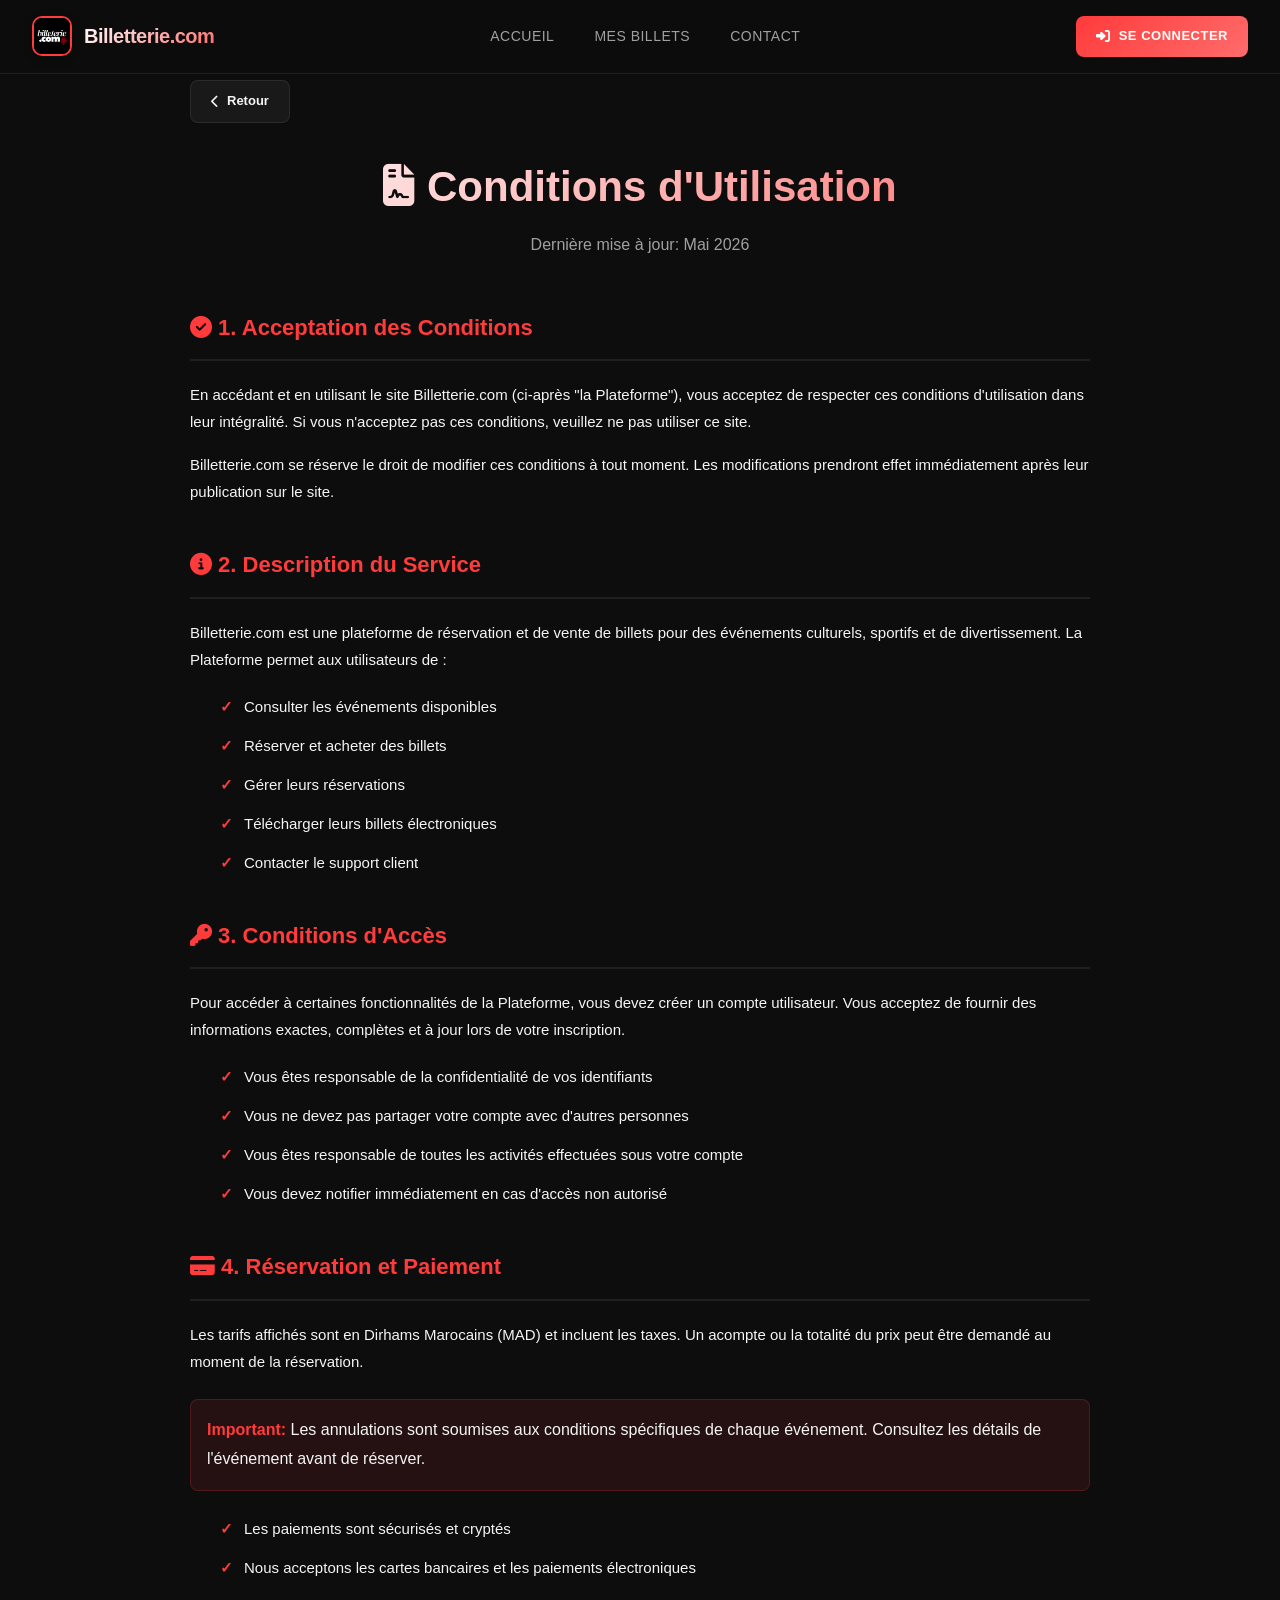
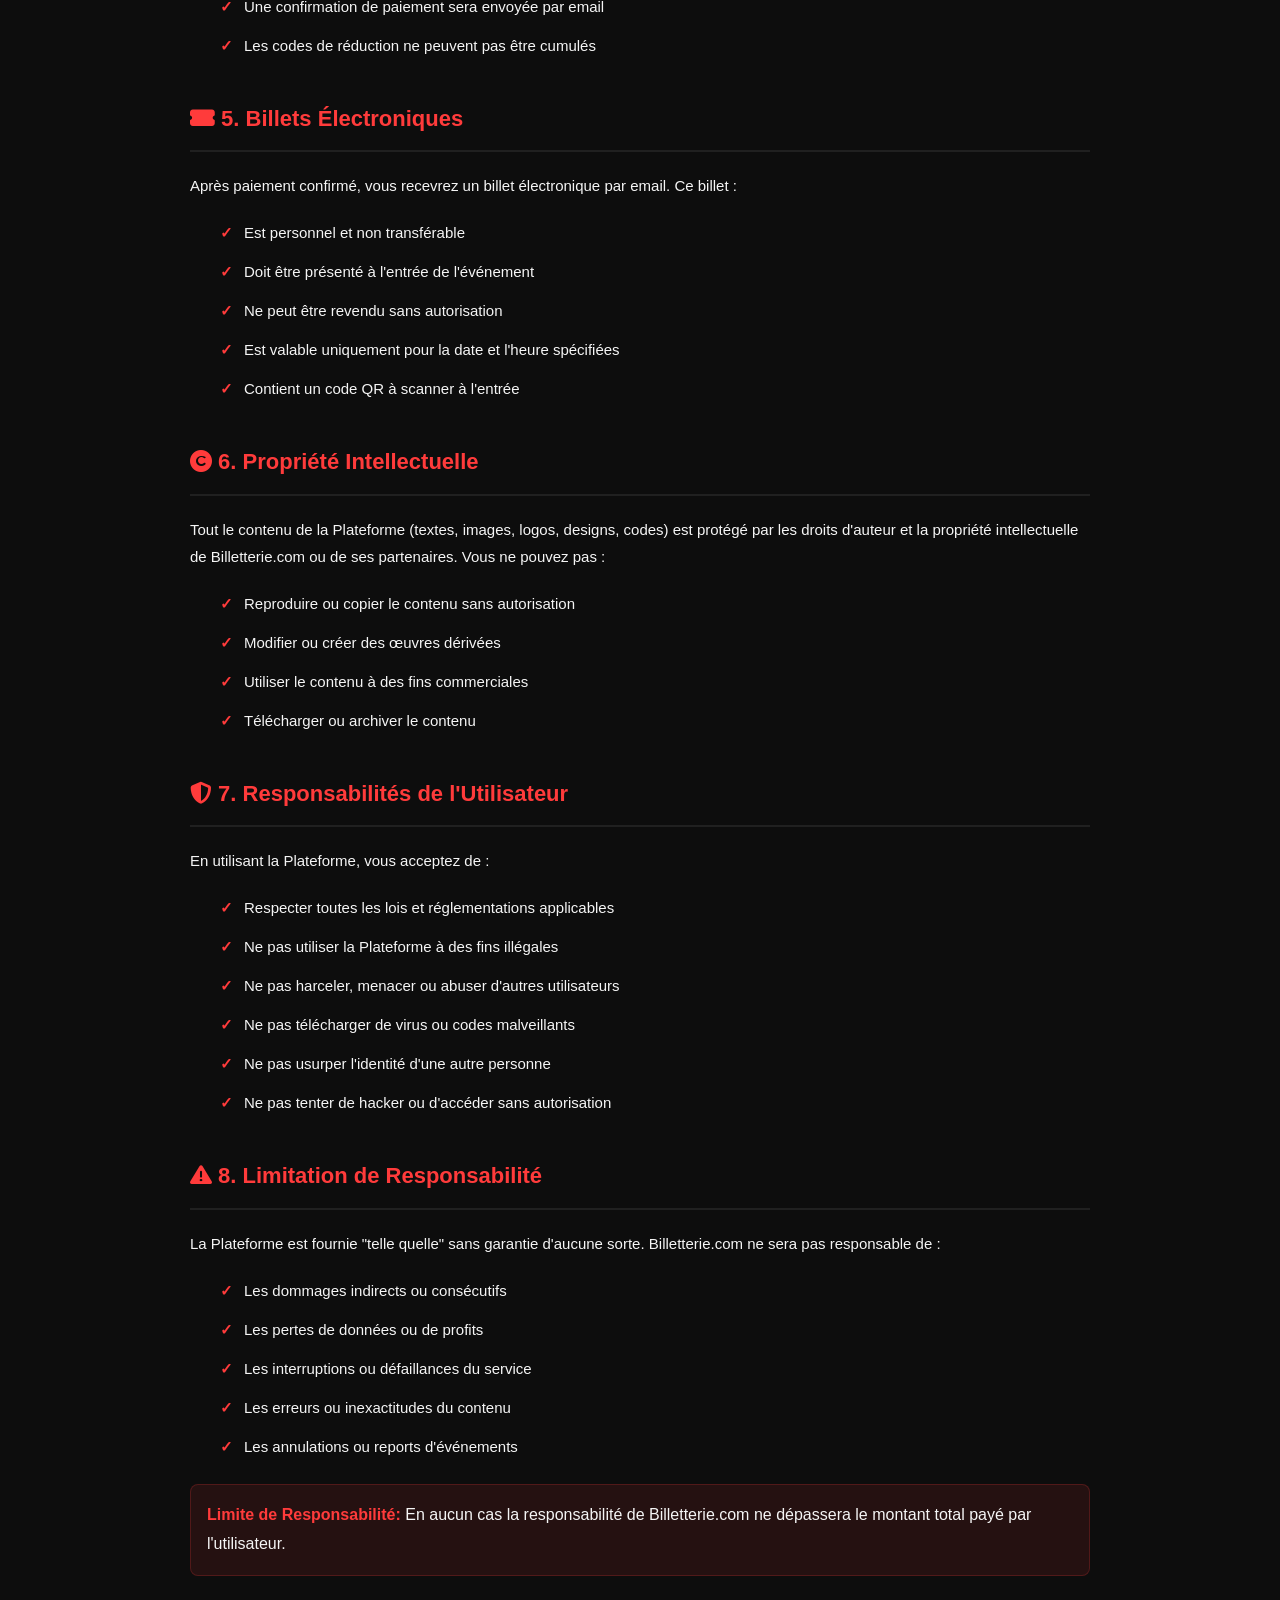
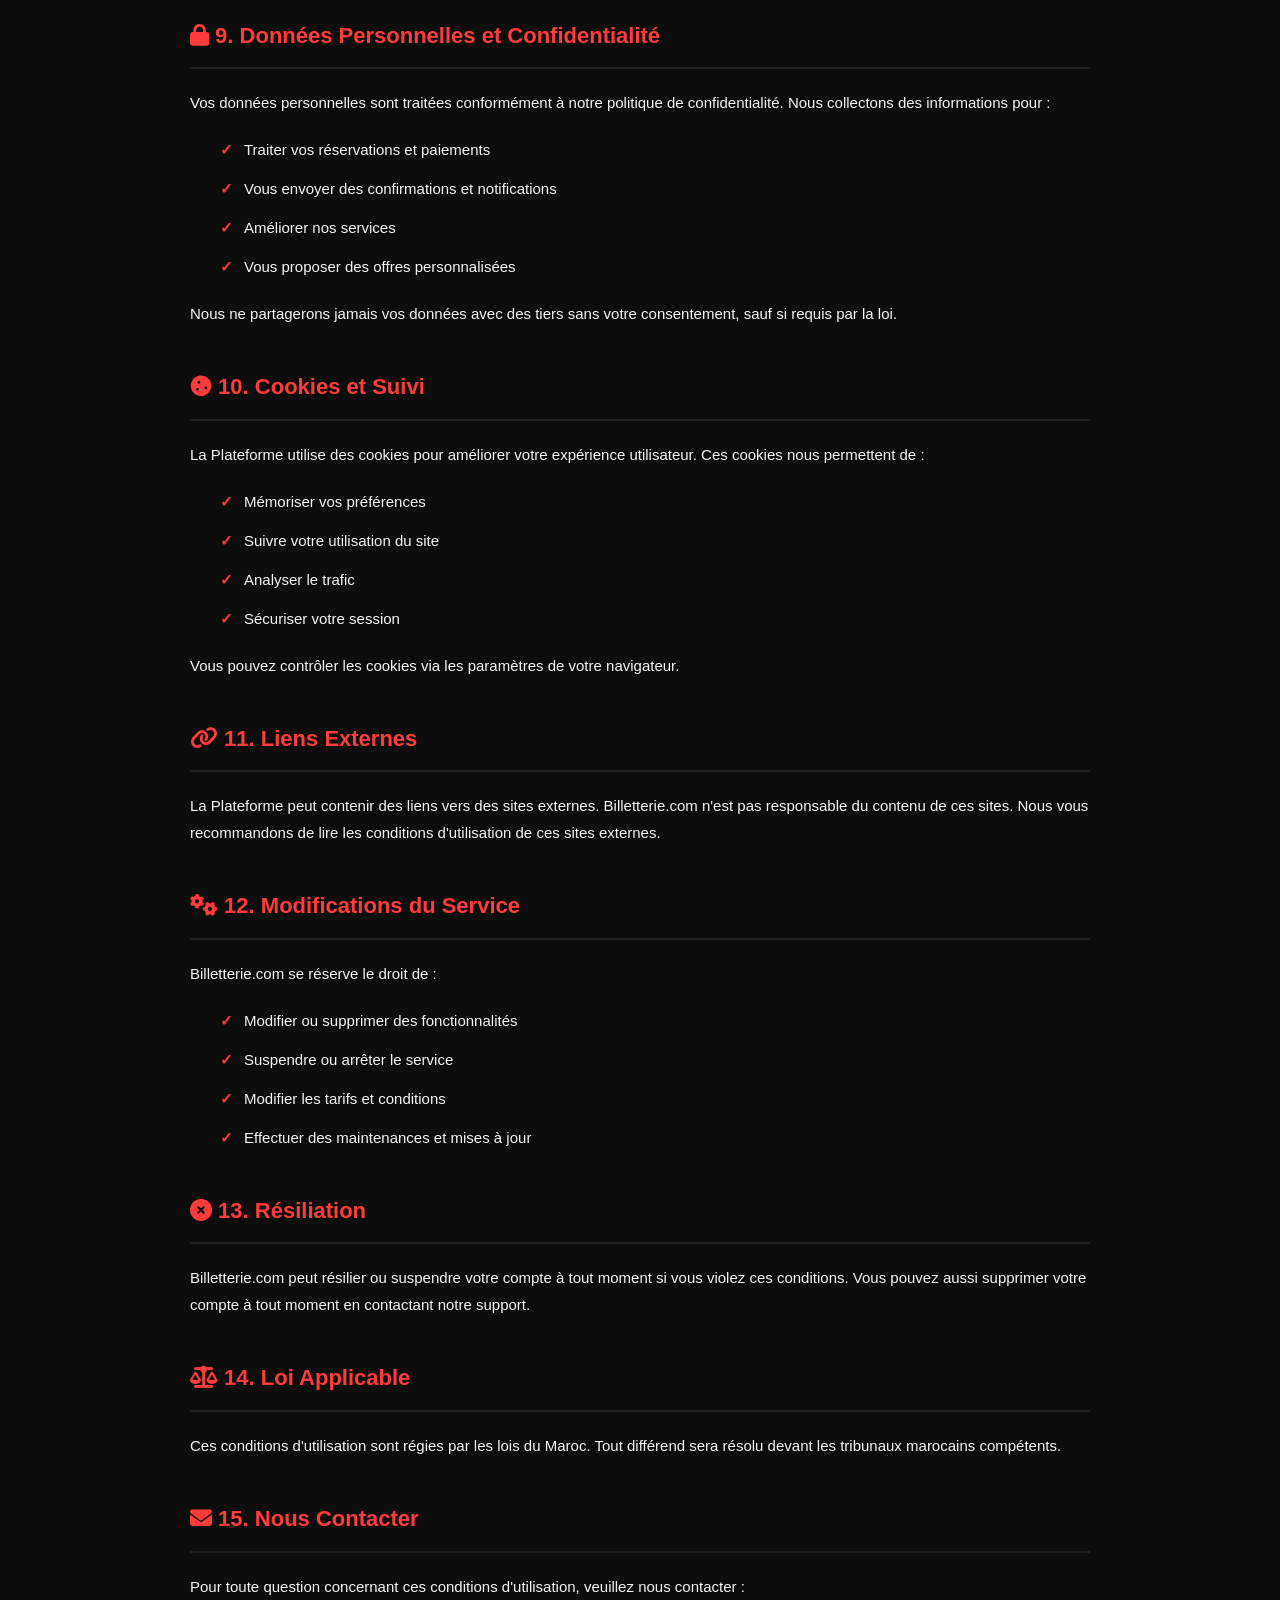
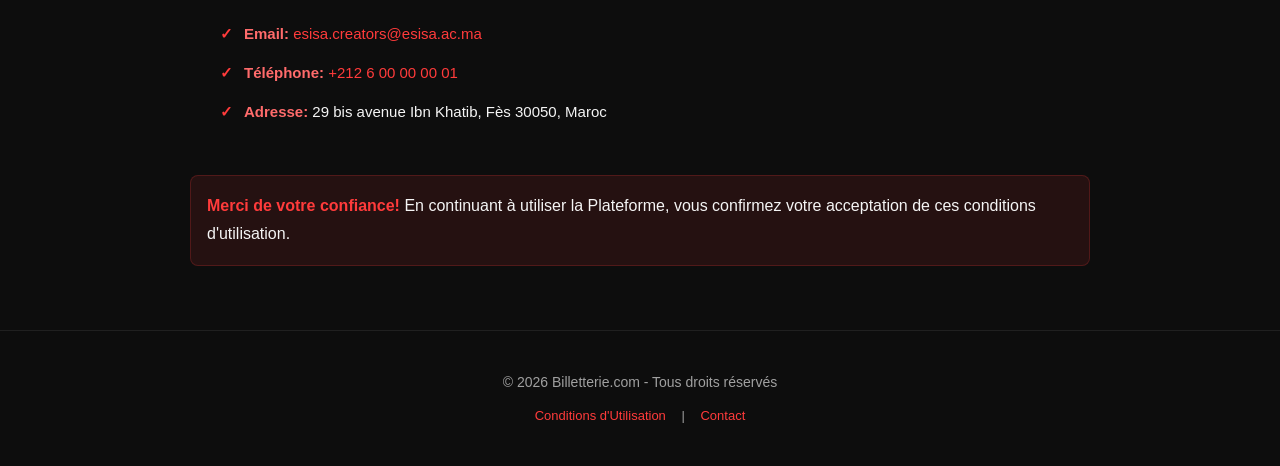
<file: terms-conditions.html>
<!DOCTYPE html>
<html lang="fr">
<head>
    <meta charset="UTF-8">
    <meta name="viewport" content="width=device-width, initial-scale=1.0">
    <title>Conditions d'Utilisation - Billetterie Premium</title>
    <link rel="stylesheet" href="https://cdnjs.cloudflare.com/ajax/libs/font-awesome/6.4.0/css/all.min.css">
    <link rel="stylesheet" href="index.css">
    <style>
        .terms-section {
            min-height: calc(100vh - 200px);
            background: var(--dark-bg);
            padding: 80px 32px 40px;
        }

        .terms-container {
            max-width: 900px;
            margin: 0 auto;
        }

        .terms-header {
            text-align: center;
            margin-bottom: 50px;
        }

        .terms-header h1 {
            font-size: 42px;
            font-weight: 700;
            margin-bottom: 12px;
            background: linear-gradient(135deg, var(--white) 0%, var(--accent-secondary) 100%);
            -webkit-background-clip: text;
            -webkit-text-fill-color: transparent;
            background-clip: text;
        }

        .terms-header p {
            color: var(--text-secondary);
            font-size: 16px;
        }

        .terms-content {
            color: var(--text-primary);
            line-height: 1.8;
        }

        .terms-section-title {
            font-size: 22px;
            font-weight: 700;
            margin: 40px 0 20px;
            color: var(--accent-primary);
            padding-bottom: 12px;
            border-bottom: 2px solid var(--border-color);
        }

        .terms-section-title:first-child {
            margin-top: 0;
        }

        .terms-content p {
            margin-bottom: 16px;
            color: var(--text-primary);
            font-size: 15px;
        }

        .terms-content ul {
            margin: 20px 0 20px 30px;
            list-style: none;
        }

        .terms-content li {
            margin-bottom: 12px;
            padding-left: 24px;
            position: relative;
            color: var(--text-primary);
            font-size: 15px;
        }

        .terms-content li::before {
            content: "✓";
            position: absolute;
            left: 0;
            color: var(--accent-primary);
            font-weight: bold;
        }

        .terms-content strong {
            color: var(--accent-secondary);
        }

        .terms-notice {
            background: rgba(255, 59, 59, 0.1);
            border: 1px solid rgba(255, 59, 59, 0.2);
            border-radius: 8px;
            padding: 16px;
            margin: 24px 0;
            color: var(--text-primary);
        }

        .terms-notice strong {
            color: var(--accent-primary);
        }

        .back-button {
            display: inline-flex;
            align-items: center;
            gap: 8px;
            margin-bottom: 30px;
            padding: 10px 20px;
            background: rgba(255, 255, 255, 0.05);
            border: 1px solid var(--border-color);
            color: var(--text-primary);
            text-decoration: none;
            border-radius: 8px;
            font-size: 13px;
            font-weight: 600;
            transition: all 0.3s ease;
        }

        .back-button:hover {
            background: var(--accent-primary);
            border-color: var(--accent-primary);
            color: white;
        }

        @media (max-width: 768px) {
            .terms-section {
                padding: 80px 16px 40px;
            }

            .terms-header h1 {
                font-size: 28px;
            }

            .terms-section-title {
                font-size: 18px;
            }

            .terms-content p,
            .terms-content li {
                font-size: 14px;
            }
        }
    </style>
</head>
<body>
    <!-- NAVIGATION -->
    <header class="navbar">
        <div class="navbar-content">
            <!-- NAVBAR LEFT: LOGO ONLY -->
            <div class="navbar-left">
                <a href="index.html" style="text-decoration: none; display: flex; align-items: center;">
                    <div class="logo-container">
                        <img src="src/image/logo.jpg" alt="Logo" class="logo">
                        <span class="brand-name">Billetterie.com</span>
                    </div>
                </a>
            </div>

            <!-- NAVBAR CENTER: ALL LINKS -->
            <nav class="navbar-center">
                <a href="index.html" class="nav-item">Accueil</a>
                <a href="my-tickets.html" class="nav-item">Mes Billets</a>
                <a href="contact.html" class="nav-item">Contact</a>
            </nav>

            <!-- NAVBAR RIGHT -->
            <div class="navbar-right">
                <div class="nav-auth" id="nav-auth">
                    <!-- Will be populated by JavaScript -->
                    <a href="auth.html" class="login-btn">
                        <i class="fas fa-sign-in-alt"></i> Se Connecter
                    </a>
                </div>

                <button class="mobile-menu" id="mobile-menu">
                    <span></span>
                    <span></span>
                    <span></span>
                </button>
            </div>
        </div>
    </header>

    <!-- MOBILE NAV -->
    <nav class="mobile-nav" id="mobile-nav">
        <a href="index.html" class="mobile-nav-item">Accueil</a>
        <a href="my-tickets.html" class="mobile-nav-item">Mes Billets</a>
        <a href="contact.html" class="mobile-nav-item">Contact</a>
        <div class="mobile-nav-divider"></div>
        <div id="mobile-nav-auth" style="padding: 12px 16px;">
            <!-- Will be populated by JavaScript -->
        </div>
    </nav>

    <!-- TERMS & CONDITIONS SECTION -->
    <section class="terms-section">
        <div class="terms-container">
            <a href="javascript:history.back()" class="back-button">
                <i class="fas fa-chevron-left"></i> Retour
            </a>

            <div class="terms-header">
                <h1><i class="fas fa-file-contract"></i> Conditions d'Utilisation</h1>
                <p>Dernière mise à jour: Mai 2026</p>
            </div>

            <div class="terms-content">
                <!-- 1. ACCEPTATION DES CONDITIONS -->
                <div class="terms-section-title">
                    <i class="fas fa-check-circle"></i> 1. Acceptation des Conditions
                </div>
                <p>
                    En accédant et en utilisant le site Billetterie.com (ci-après "la Plateforme"), vous acceptez de respecter 
                    ces conditions d'utilisation dans leur intégralité. Si vous n'acceptez pas ces conditions, veuillez ne pas 
                    utiliser ce site.
                </p>
                <p>
                    Billetterie.com se réserve le droit de modifier ces conditions à tout moment. Les modifications prendront 
                    effet immédiatement après leur publication sur le site.
                </p>

                <!-- 2. DESCRIPTION DU SERVICE -->
                <div class="terms-section-title">
                    <i class="fas fa-info-circle"></i> 2. Description du Service
                </div>
                <p>
                    Billetterie.com est une plateforme de réservation et de vente de billets pour des événements culturels, 
                    sportifs et de divertissement. La Plateforme permet aux utilisateurs de :
                </p>
                <ul>
                    <li>Consulter les événements disponibles</li>
                    <li>Réserver et acheter des billets</li>
                    <li>Gérer leurs réservations</li>
                    <li>Télécharger leurs billets électroniques</li>
                    <li>Contacter le support client</li>
                </ul>

                <!-- 3. CONDITIONS D'ACCÈS -->
                <div class="terms-section-title">
                    <i class="fas fa-key"></i> 3. Conditions d'Accès
                </div>
                <p>
                    Pour accéder à certaines fonctionnalités de la Plateforme, vous devez créer un compte utilisateur. Vous 
                    acceptez de fournir des informations exactes, complètes et à jour lors de votre inscription.
                </p>
                <ul>
                    <li>Vous êtes responsable de la confidentialité de vos identifiants</li>
                    <li>Vous ne devez pas partager votre compte avec d'autres personnes</li>
                    <li>Vous êtes responsable de toutes les activités effectuées sous votre compte</li>
                    <li>Vous devez notifier immédiatement en cas d'accès non autorisé</li>
                </ul>

                <!-- 4. RÉSERVATION ET PAIEMENT -->
                <div class="terms-section-title">
                    <i class="fas fa-credit-card"></i> 4. Réservation et Paiement
                </div>
                <p>
                    Les tarifs affichés sont en Dirhams Marocains (MAD) et incluent les taxes. Un acompte ou la totalité du 
                    prix peut être demandé au moment de la réservation.
                </p>
                <div class="terms-notice">
                    <strong>Important:</strong> Les annulations sont soumises aux conditions spécifiques de chaque événement. 
                    Consultez les détails de l'événement avant de réserver.
                </div>
                <ul>
                    <li>Les paiements sont sécurisés et cryptés</li>
                    <li>Nous acceptons les cartes bancaires et les paiements électroniques</li>
                    <li>Une confirmation de paiement sera envoyée par email</li>
                    <li>Les codes de réduction ne peuvent pas être cumulés</li>
                </ul>

                <!-- 5. BILLETS ÉLECTRONIQUES -->
                <div class="terms-section-title">
                    <i class="fas fa-ticket-alt"></i> 5. Billets Électroniques
                </div>
                <p>
                    Après paiement confirmé, vous recevrez un billet électronique par email. Ce billet :
                </p>
                <ul>
                    <li>Est personnel et non transférable</li>
                    <li>Doit être présenté à l'entrée de l'événement</li>
                    <li>Ne peut être revendu sans autorisation</li>
                    <li>Est valable uniquement pour la date et l'heure spécifiées</li>
                    <li>Contient un code QR à scanner à l'entrée</li>
                </ul>

                <!-- 6. PROPRIÉTÉ INTELLECTUELLE -->
                <div class="terms-section-title">
                    <i class="fas fa-copyright"></i> 6. Propriété Intellectuelle
                </div>
                <p>
                    Tout le contenu de la Plateforme (textes, images, logos, designs, codes) est protégé par les droits d'auteur 
                    et la propriété intellectuelle de Billetterie.com ou de ses partenaires. Vous ne pouvez pas :
                </p>
                <ul>
                    <li>Reproduire ou copier le contenu sans autorisation</li>
                    <li>Modifier ou créer des œuvres dérivées</li>
                    <li>Utiliser le contenu à des fins commerciales</li>
                    <li>Télécharger ou archiver le contenu</li>
                </ul>

                <!-- 7. RESPONSABILITÉS DE L'UTILISATEUR -->
                <div class="terms-section-title">
                    <i class="fas fa-shield-alt"></i> 7. Responsabilités de l'Utilisateur
                </div>
                <p>En utilisant la Plateforme, vous acceptez de :</p>
                <ul>
                    <li>Respecter toutes les lois et réglementations applicables</li>
                    <li>Ne pas utiliser la Plateforme à des fins illégales</li>
                    <li>Ne pas harceler, menacer ou abuser d'autres utilisateurs</li>
                    <li>Ne pas télécharger de virus ou codes malveillants</li>
                    <li>Ne pas usurper l'identité d'une autre personne</li>
                    <li>Ne pas tenter de hacker ou d'accéder sans autorisation</li>
                </ul>

                <!-- 8. LIMITATION DE RESPONSABILITÉ -->
                <div class="terms-section-title">
                    <i class="fas fa-exclamation-triangle"></i> 8. Limitation de Responsabilité
                </div>
                <p>
                    La Plateforme est fournie "telle quelle" sans garantie d'aucune sorte. Billetterie.com ne sera pas responsable de :
                </p>
                <ul>
                    <li>Les dommages indirects ou consécutifs</li>
                    <li>Les pertes de données ou de profits</li>
                    <li>Les interruptions ou défaillances du service</li>
                    <li>Les erreurs ou inexactitudes du contenu</li>
                    <li>Les annulations ou reports d'événements</li>
                </ul>
                <div class="terms-notice">
                    <strong>Limite de Responsabilité:</strong> En aucun cas la responsabilité de Billetterie.com ne dépassera 
                    le montant total payé par l'utilisateur.
                </div>

                <!-- 9. DONNÉES PERSONNELLES -->
                <div class="terms-section-title">
                    <i class="fas fa-lock"></i> 9. Données Personnelles et Confidentialité
                </div>
                <p>
                    Vos données personnelles sont traitées conformément à notre politique de confidentialité. Nous collectons 
                    des informations pour :
                </p>
                <ul>
                    <li>Traiter vos réservations et paiements</li>
                    <li>Vous envoyer des confirmations et notifications</li>
                    <li>Améliorer nos services</li>
                    <li>Vous proposer des offres personnalisées</li>
                </ul>
                <p>
                    Nous ne partagerons jamais vos données avec des tiers sans votre consentement, sauf si requis par la loi.
                </p>

                <!-- 10. COOKIES -->
                <div class="terms-section-title">
                    <i class="fas fa-cookie"></i> 10. Cookies et Suivi
                </div>
                <p>
                    La Plateforme utilise des cookies pour améliorer votre expérience utilisateur. Ces cookies nous permettent de :
                </p>
                <ul>
                    <li>Mémoriser vos préférences</li>
                    <li>Suivre votre utilisation du site</li>
                    <li>Analyser le trafic</li>
                    <li>Sécuriser votre session</li>
                </ul>
                <p>
                    Vous pouvez contrôler les cookies via les paramètres de votre navigateur.
                </p>

                <!-- 11. LIENS EXTERNES -->
                <div class="terms-section-title">
                    <i class="fas fa-link"></i> 11. Liens Externes
                </div>
                <p>
                    La Plateforme peut contenir des liens vers des sites externes. Billetterie.com n'est pas responsable du 
                    contenu de ces sites. Nous vous recommandons de lire les conditions d'utilisation de ces sites externes.
                </p>

                <!-- 12. MODIFICATIONS DU SERVICE -->
                <div class="terms-section-title">
                    <i class="fas fa-cogs"></i> 12. Modifications du Service
                </div>
                <p>
                    Billetterie.com se réserve le droit de :
                </p>
                <ul>
                    <li>Modifier ou supprimer des fonctionnalités</li>
                    <li>Suspendre ou arrêter le service</li>
                    <li>Modifier les tarifs et conditions</li>
                    <li>Effectuer des maintenances et mises à jour</li>
                </ul>

                <!-- 13. RÉSILIATION -->
                <div class="terms-section-title">
                    <i class="fas fa-times-circle"></i> 13. Résiliation
                </div>
                <p>
                    Billetterie.com peut résilier ou suspendre votre compte à tout moment si vous violez ces conditions. 
                    Vous pouvez aussi supprimer votre compte à tout moment en contactant notre support.
                </p>

                <!-- 14. LOI APPLICABLE -->
                <div class="terms-section-title">
                    <i class="fas fa-balance-scale"></i> 14. Loi Applicable
                </div>
                <p>
                    Ces conditions d'utilisation sont régies par les lois du Maroc. Tout différend sera résolu devant les 
                    tribunaux marocains compétents.
                </p>

                <!-- 15. CONTACT -->
                <div class="terms-section-title">
                    <i class="fas fa-envelope"></i> 15. Nous Contacter
                </div>
                <p>
                    Pour toute question concernant ces conditions d'utilisation, veuillez nous contacter :
                </p>
                <ul>
                    <li><strong>Email:</strong> <a href="mailto:esisa.creators@esisa.ac.ma" style="color: var(--accent-primary); text-decoration: none;">esisa.creators@esisa.ac.ma</a></li>
                    <li><strong>Téléphone:</strong> <a href="tel:+212600000001" style="color: var(--accent-primary); text-decoration: none;">+212 6 00 00 00 01</a></li>
                    <li><strong>Adresse:</strong> 29 bis avenue Ibn Khatib, Fès 30050, Maroc</li>
                </ul>

                <div class="terms-notice" style="margin-top: 50px;">
                    <strong>Merci de votre confiance!</strong> En continuant à utiliser la Plateforme, vous confirmez votre 
                    acceptation de ces conditions d'utilisation.
                </div>
            </div>
        </div>
    </section>

    <!-- FOOTER -->
    <footer class="footer">
        <div class="footer-content">
            <p>&copy; 2026 Billetterie.com - Tous droits réservés</p>
            <div class="footer-credits">
                <a href="terms-conditions.html" style="color: var(--accent-primary); text-decoration: none; margin: 0 12px;">Conditions d'Utilisation</a>
                |
                <a href="contact.html" style="color: var(--accent-primary); text-decoration: none; margin: 0 12px;">Contact</a>
            </div>
        </div>
    </footer>

    <script src="index.js"></script>
    <script>
        // Setup navigation auth and hamburger menu for this page
        document.addEventListener('DOMContentLoaded', () => {
            setupNavAuth();
            setupHamburgerMenu();
        });
    </script>
</body>
</html>
</file>
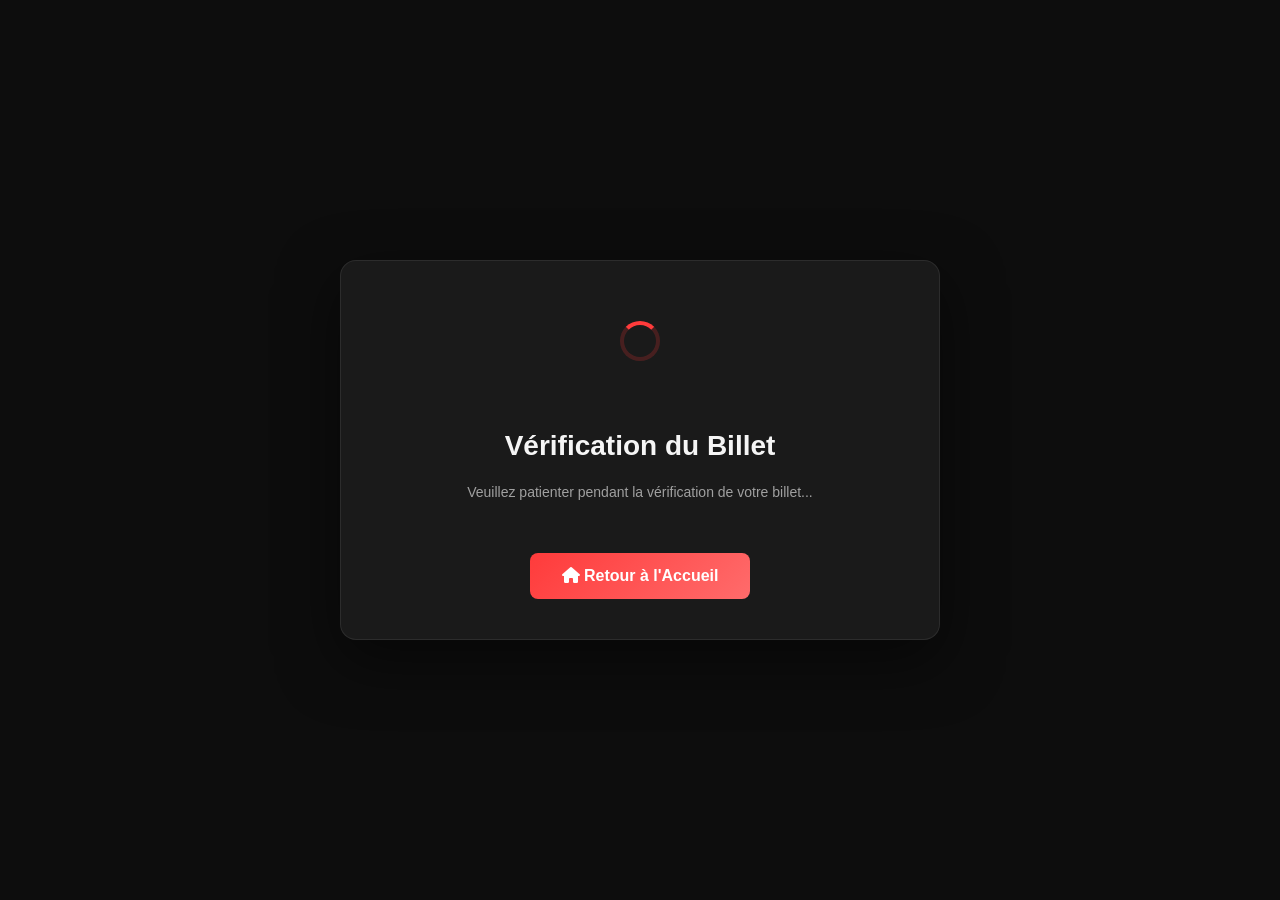
<file: verify-ticket.html>
<!DOCTYPE html>
<html lang="fr">
<head>
    <meta charset="UTF-8">
    <meta name="viewport" content="width=device-width, initial-scale=1.0">
    <title>Vérification du Billet - Billetterie Premium</title>
    <link rel="stylesheet" href="https://cdnjs.cloudflare.com/ajax/libs/font-awesome/6.4.0/css/all.min.css">
    <link rel="stylesheet" href="index.css">
    <style>
        .verify-container {
            min-height: 100vh;
            background: var(--dark-bg);
            padding: 40px 20px;
            display: flex;
            align-items: center;
            justify-content: center;
        }

        .verify-card {
            background: var(--dark-card);
            border: 1px solid var(--border-color);
            border-radius: 16px;
            padding: 40px;
            max-width: 600px;
            width: 100%;
            text-align: center;
            box-shadow: var(--shadow-lg);
        }

        .verify-header {
            margin-bottom: 30px;
        }

        .verify-icon {
            font-size: 48px;
            margin-bottom: 20px;
            animation: fadeIn 0.6s ease-in;
        }

        .verify-icon.success {
            color: #4CAF50;
        }

        .verify-icon.error {
            color: #ff3b3b;
        }

        .verify-title {
            font-size: 28px;
            font-weight: 700;
            margin-bottom: 12px;
            color: var(--text-primary);
        }

        .verify-description {
            color: var(--text-secondary);
            font-size: 14px;
            line-height: 1.6;
        }

        .verify-details {
            background: rgba(255, 59, 59, 0.05);
            border: 1px solid var(--border-color);
            border-radius: 12px;
            padding: 20px;
            margin: 30px 0;
            text-align: left;
        }

        .detail-row {
            display: flex;
            justify-content: space-between;
            padding: 12px 0;
            border-bottom: 1px solid var(--border-color);
        }

        .detail-row:last-child {
            border-bottom: none;
        }

        .detail-label {
            color: var(--text-secondary);
            font-weight: 600;
        }

        .detail-value {
            color: var(--text-primary);
            font-weight: 600;
        }

        .verify-button {
            background: linear-gradient(135deg, var(--accent-primary), var(--accent-secondary));
            color: white;
            border: none;
            padding: 14px 32px;
            border-radius: 8px;
            font-size: 16px;
            font-weight: 600;
            cursor: pointer;
            transition: all 0.3s ease;
            margin-top: 20px;
        }

        .verify-button:hover {
            transform: translateY(-2px);
            box-shadow: var(--shadow-lg);
        }

        .loading-spinner {
            display: inline-block;
            width: 40px;
            height: 40px;
            border: 4px solid rgba(255, 59, 59, 0.2);
            border-top-color: var(--accent-primary);
            border-radius: 50%;
            animation: spin 0.8s linear infinite;
            margin: 20px 0;
        }

        @keyframes spin {
            to { transform: rotate(360deg); }
        }

        @keyframes fadeIn {
            from { opacity: 0; transform: scale(0.8); }
            to { opacity: 1; transform: scale(1); }
        }

        .status-badge {
            display: inline-block;
            padding: 8px 16px;
            border-radius: 20px;
            font-size: 12px;
            font-weight: 700;
            margin-top: 12px;
        }

        .status-badge.valid {
            background: rgba(76, 175, 80, 0.1);
            color: #4CAF50;
        }

        .status-badge.invalid {
            background: rgba(255, 59, 59, 0.1);
            color: #ff3b3b;
        }

        @media (max-width: 768px) {
            .verify-card {
                padding: 24px;
            }

            .verify-title {
                font-size: 22px;
            }
        }
    </style>
</head>
<body>
    <div class="verify-container">
        <div class="verify-card">
            <div class="verify-header">
                <div class="verify-icon" id="verify-icon">
                    <div class="loading-spinner"></div>
                </div>
                <h1 class="verify-title" id="verify-title">Vérification du Billet</h1>
                <p class="verify-description" id="verify-description">Veuillez patienter pendant la vérification de votre billet...</p>
            </div>

            <div class="verify-details" id="verify-details" style="display: none;">
                <div class="detail-row">
                    <span class="detail-label">Numéro de Billet:</span>
                    <span class="detail-value" id="ticket-id">-</span>
                </div>
                <div class="detail-row">
                    <span class="detail-label">Nom:</span>
                    <span class="detail-value" id="ticket-name">-</span>
                </div>
                <div class="detail-row">
                    <span class="detail-label">Email:</span>
                    <span class="detail-value" id="ticket-email">-</span>
                </div>
                <div class="detail-row">
                    <span class="detail-label">Événement:</span>
                    <span class="detail-value" id="ticket-event">-</span>
                </div>
                <div class="detail-row">
                    <span class="detail-label">Quantité:</span>
                    <span class="detail-value" id="ticket-quantity">-</span>
                </div>
                <div class="detail-row">
                    <span class="detail-label">Statut:</span>
                    <span class="detail-value" id="ticket-status">-</span>
                </div>
            </div>

            <button class="verify-button" onclick="downloadTicket()" id="download-btn" style="display: none;">
                <i class="fas fa-download"></i> Télécharger le PDF
            </button>

            <button class="verify-button" onclick="goHome()">
                <i class="fas fa-home"></i> Retour à l'Accueil
            </button>
        </div>
    </div>

    <script src="index.js"></script>
    <script>
        // Get ticket info from URL parameters
        function verifyTicket() {
            const params = new URLSearchParams(window.location.search);
            const ticketId = params.get('ticket');
            const email = params.get('email');

            // Simulate ticket verification (in production: check against database)
            setTimeout(() => {
                const ticketInfo = sessionStorage.getItem('ticketInfo');
                
                if (ticketInfo) {
                    const data = JSON.parse(ticketInfo);
                    
                    // Verify ticket details
                    const isValid = data.ticketId === ticketId && data.email === email;
                    
                    displayTicketInfo(data, isValid);
                } else {
                    // Fallback: create a mock ticket info
                    const mockData = {
                        ticketId: ticketId,
                        email: email,
                        fullname: 'Utilisateur Visiteur',
                        event_title: 'Événement Premium',
                        quantity: 1,
                        total: 'Gratuit'
                    };
                    displayTicketInfo(mockData, true);
                }
            }, 1500);
        }

        function displayTicketInfo(data, isValid) {
            const icon = document.getElementById('verify-icon');
            const title = document.getElementById('verify-title');
            const description = document.getElementById('verify-description');
            const details = document.getElementById('verify-details');
            const downloadBtn = document.getElementById('download-btn');

            if (isValid) {
                // Valid ticket
                icon.innerHTML = '<i class="fas fa-check-circle verify-icon success"></i>';
                title.textContent = '✓ Billet Valide';
                description.innerHTML = 'Votre billet a été vérifié avec succès!<span class="status-badge valid">VALIDE</span>';
                downloadBtn.style.display = 'inline-block';
            } else {
                // Invalid ticket
                icon.innerHTML = '<i class="fas fa-times-circle verify-icon error"></i>';
                title.textContent = '✗ Billet Invalide';
                description.innerHTML = 'Ce billet n\'a pas pu être vérifié. Veuillez réessayer.<span class="status-badge invalid">INVALIDE</span>';
            }

            // Display ticket details
            document.getElementById('ticket-id').textContent = data.ticketId || '-';
            document.getElementById('ticket-name').textContent = data.fullname || '-';
            document.getElementById('ticket-email').textContent = data.email || '-';
            document.getElementById('ticket-event').textContent = data.event_title || '-';
            document.getElementById('ticket-quantity').textContent = `x${data.quantity || 1}`;
            document.getElementById('ticket-status').textContent = isValid ? 'Valide' : 'Invalide';
            
            details.style.display = 'block';

            // Store for download
            window.ticketData = data;
        }

        function downloadTicket() {
            if (window.ticketData) {
                alert('Téléchargement du billet en cours...\n(La fonctionnalité sera implémentée en production avec un serveur)');
            }
        }

        function goHome() {
            window.location.href = 'index.html';
        }

        // Initialize verification on page load
        document.addEventListener('DOMContentLoaded', () => {
            setupNavAuth();
            setupHamburgerMenu();
            verifyTicket();
        });
    </script>
</body>
</html>
</file>
<file: index.css>
/* ==================== ROOT VARIABLES ==================== */
:root {
    --dark-bg: #0d0d0d;
    --dark-card: #1a1a1a;
    --dark-light: #2d2d2d;
    --white: #ffffff;
    --text-primary: #f5f5f5;
    --text-secondary: #a0a0a0;
    --accent-primary: #ff3b3b;
    --accent-secondary: #ff6b6b;
    --border-color: rgba(255, 255, 255, 0.08);
    --shadow-sm: 0 2px 8px rgba(0, 0, 0, 0.3);
    --shadow-md: 0 8px 24px rgba(0, 0, 0, 0.4);
    --shadow-lg: 0 20px 60px rgba(0, 0, 0, 0.5);
    --shadow-glow: 0 0 20px rgba(255, 59, 59, 0.2);
}

/* ==================== SPLASH SCREEN ==================== */
body.splash-active {
    overflow: hidden;
}

body.splash-active::before {
    content: '';
    position: fixed;
    top: 0;
    left: 0;
    width: 100%;
    height: 100%;
    backdrop-filter: blur(12px);
    filter: blur(0);
    z-index: 9999;
    pointer-events: none;
}

.splash-screen {
    position: fixed;
    top: 0;
    left: 0;
    width: 100%;
    height: 100%;
    background: rgba(13, 13, 13, 0.4);
    backdrop-filter: blur(8px);
    z-index: 10000;
    display: flex;
    align-items: center;
    justify-content: center;
    overflow: hidden;
    animation: splashFadeOut 0.9s ease-out 3s forwards;
    pointer-events: none;
}

.splash-screen.hidden {
    display: none;
}

.splash-video {
    width: auto;
    height: auto;
    max-width: 75vw;
    max-height: 75vh;
    object-fit: contain;
    border-radius: 24px;
    box-shadow: 
        0 0 80px rgba(255, 59, 59, 0.4),
        0 30px 100px rgba(0, 0, 0, 0.9),
        inset 0 0 40px rgba(255, 255, 255, 0.08);
    animation: videoPopIn 0.7s cubic-bezier(0.34, 1.56, 0.64, 1) forwards;
    z-index: 10001;
}

.splash-overlay {
    position: absolute;
    top: 0;
    left: 0;
    width: 100%;
    height: 100%;
    background: radial-gradient(circle at center, rgba(0, 0, 0, 0.1) 0%, rgba(0, 0, 0, 0.4) 100%);
    pointer-events: none;
    z-index: 9998;
    animation: overlayFadeOut 0.9s ease-out 3s forwards;
}

@keyframes videoPopIn {
    0% {
        opacity: 0;
        transform: scale(0.85) rotateX(10deg);
        filter: blur(10px);
    }
    50% {
        transform: scale(1.02) rotateX(0deg);
    }
    100% {
        opacity: 1;
        transform: scale(1) rotateX(0deg);
        filter: blur(0);
    }
}

@keyframes overlayFadeOut {
    0% {
        opacity: 1;
    }
    100% {
        opacity: 0;
    }
}

@keyframes splashFadeOut {
    0% {
        opacity: 1;
    }
    100% {
        opacity: 0;
        visibility: hidden;
        pointer-events: none;
    }
}

/* ==================== GLOBAL STYLES ==================== */
* {
    margin: 0;
    padding: 0;
    box-sizing: border-box;
}

html {
    scroll-behavior: smooth;
}

body {
    font-family: -apple-system, BlinkMacSystemFont, 'Segoe UI', 'Helvetica Neue', sans-serif;
    background: var(--dark-bg);
    color: var(--text-primary);
    line-height: 1.6;
    overflow-x: hidden;
}

/* ==================== NAVBAR ==================== */
.navbar {
    position: fixed;
    top: 0;
    left: 0;
    right: 0;
    z-index: 1000;
    background: rgba(13, 13, 13, 0.8);
    backdrop-filter: blur(20px);
    border-bottom: 1px solid var(--border-color);
}

.navbar-content {
    max-width: 1400px;
    margin: 0 auto;
    padding: 16px 32px;
    display: grid;
    grid-template-columns: auto 1fr auto;
    gap: 40px;
    align-items: center;
}

.navbar-left {
    display: flex;
    align-items: center;
    gap: 0;
    flex-shrink: 0;
}

.navbar-center {
    display: flex;
    align-items: center;
    justify-content: center;
    gap: 40px;
}

.navbar-right {
    display: flex;
    align-items: center;
    gap: 12px;
    flex-shrink: 0;
    justify-content: flex-end;
}

.logo-container {
    display: flex;
    align-items: center;
    gap: 12px;
    cursor: pointer;
    transition: all 0.3s ease;
}

.logo {
    width: 40px;
    height: 40px;
    border-radius: 10px;
    border: 2px solid var(--accent-primary);
    object-fit: cover;
    box-shadow: var(--shadow-sm);
}

.brand-name {
    font-size: 20px;
    font-weight: 700;
    background: linear-gradient(135deg, var(--white) 0%, var(--accent-secondary) 100%);
    -webkit-background-clip: text;
    -webkit-text-fill-color: transparent;
    background-clip: text;
    letter-spacing: -0.5px;
}

.nav-item {
    position: relative;
    text-decoration: none;
    color: var(--text-secondary);
    font-weight: 500;
    font-size: 14px;
    transition: all 0.3s ease;
    text-transform: uppercase;
    letter-spacing: 0.5px;
}

.nav-item::after {
    content: '';
    position: absolute;
    bottom: -6px;
    left: 0;
    width: 0;
    height: 2px;
    background: linear-gradient(90deg, var(--accent-primary), var(--accent-secondary));
    transition: width 0.3s ease;
}

.nav-item:hover,
.nav-item.active {
    color: var(--white);
}

.nav-item:hover::after,
.nav-item.active::after {
    width: 100%;
}

/* ==================== NAV AUTH ==================== */
.nav-auth {
    display: flex;
    align-items: center;
    gap: 12px;
    margin-left: auto;
}

.login-btn {
    display: flex;
    align-items: center;
    gap: 8px;
    padding: 10px 20px;
    background: linear-gradient(135deg, var(--accent-primary) 0%, var(--accent-secondary) 100%);
    color: white;
    text-decoration: none;
    border-radius: 8px;
    font-size: 13px;
    font-weight: 600;
    text-transform: uppercase;
    letter-spacing: 0.5px;
    transition: all 0.3s ease;
    cursor: pointer;
    border: none;
}

.login-btn:hover {
    transform: translateY(-2px);
    box-shadow: 0 4px 12px rgba(255, 59, 59, 0.3);
}

.login-btn i {
    font-size: 14px;
}

.user-profile-nav {
    display: flex;
    align-items: center;
    gap: 12px;
    padding: 8px 12px;
    background: rgba(255, 255, 255, 0.05);
    border: 1px solid var(--border-color);
    border-radius: 8px;
    cursor: pointer;
    position: relative;
}

.user-profile-nav:hover {
    background: rgba(255, 255, 255, 0.08);
}

.user-avatar-nav {
    width: 32px;
    height: 32px;
    border-radius: 50%;
    background: linear-gradient(135deg, var(--accent-primary) 0%, var(--accent-secondary) 100%);
    display: flex;
    align-items: center;
    justify-content: center;
    font-size: 16px;
    font-weight: 600;
}

.user-name-nav {
    font-size: 13px;
    font-weight: 600;
    color: var(--text-primary);
    display: none;
}

.dropdown-menu {
    position: absolute;
    top: 100%;
    right: 0;
    background: var(--dark-card);
    border: 1px solid var(--border-color);
    border-radius: 8px;
    min-width: 200px;
    margin-top: 8px;
    display: none;
    z-index: 1000;
    box-shadow: 0 8px 24px rgba(0, 0, 0, 0.4);
}

.dropdown-menu.active {
    display: block;
}

.dropdown-item {
    display: flex;
    align-items: center;
    gap: 12px;
    padding: 12px 16px;
    color: var(--text-primary);
    text-decoration: none;
    font-size: 13px;
    border-bottom: 1px solid var(--border-color);
    transition: all 0.2s ease;
    cursor: pointer;
}

.dropdown-item:last-child {
    border-bottom: none;
}

.dropdown-item:hover {
    background: rgba(255, 59, 59, 0.1);
    color: var(--accent-primary);
}

.dropdown-item i {
    width: 18px;
    color: var(--text-secondary);
}

.mobile-menu {
    display: none;
    flex-direction: column;
    gap: 6px;
    background: none;
    border: none;
    cursor: pointer;
    z-index: 1001;
}

.mobile-menu span {
    width: 24px;
    height: 2.5px;
    background: var(--white);
    border-radius: 2px;
    transition: all 0.3s ease;
}

.mobile-menu.active span:nth-child(1) {
    transform: rotate(45deg) translate(10px, 10px);
}

.mobile-menu.active span:nth-child(2) {
    opacity: 0;
}

.mobile-menu.active span:nth-child(3) {
    transform: rotate(-45deg) translate(10px, -10px);
}

.mobile-nav {
    display: none;
    position: fixed;
    top: 70px;
    left: 0;
    right: 0;
    background: rgba(13, 13, 13, 0.95);
    backdrop-filter: blur(20px);
    padding: 20px;
    flex-direction: column;
    gap: 12px;
    z-index: 999;
    border-bottom: 1px solid var(--border-color);
}

.mobile-nav.active {
    display: flex;
}

.mobile-nav-item {
    padding: 12px 16px;
    color: var(--text-secondary);
    text-decoration: none;
    border-radius: 8px;
    transition: all 0.3s ease;
}

.mobile-nav-item:hover {
    background: rgba(255, 59, 59, 0.1);
    color: var(--white);
}

.mobile-nav-divider {
    height: 1px;
    background: var(--border-color);
    margin: 8px 0;
}

.mobile-nav-login-btn {
    display: flex;
    align-items: center;
    justify-content: center;
    gap: 8px;
    padding: 10px 16px;
    background: linear-gradient(135deg, var(--accent-primary) 0%, var(--accent-secondary) 100%);
    color: white;
    text-decoration: none;
    border-radius: 8px;
    font-size: 13px;
    font-weight: 600;
    text-transform: uppercase;
    border: none;
    cursor: pointer;
    transition: all 0.3s ease;
}

.mobile-nav-login-btn:hover {
    transform: translateY(-2px);
    box-shadow: 0 4px 12px rgba(255, 59, 59, 0.3);
}

/* ==================== HERO SECTION ==================== */
.hero {
    position: relative;
    height: 100vh;
    display: flex;
    align-items: center;
    justify-content: center;
    overflow: hidden;
    margin-top: 70px;
}

.hero-background {
    position: absolute;
    top: 0;
    left: 0;
    width: 100%;
    height: 100%;
    z-index: -1;
}

.hero-gradient {
    position: absolute;
    top: 0;
    left: 0;
    width: 100%;
    height: 100%;
    background: linear-gradient(135deg, #0d0d0d 0%, #1a1a1a 50%, #0d0d0d 100%);
    z-index: -1;
}

.hero-overlay {
    position: absolute;
    top: 0;
    left: 0;
    width: 100%;
    height: 100%;
    background: 
        radial-gradient(circle at 20% 50%, rgba(255, 59, 59, 0.1) 0%, transparent 50%),
        radial-gradient(circle at 80% 80%, rgba(255, 107, 107, 0.08) 0%, transparent 50%);
    z-index: -1;
}

.hero-content {
    text-align: center;
    max-width: 900px;
    padding: 40px;
    z-index: 1;
    animation: fadeInUp 1s ease-out;
}

.hero-title {
    font-size: clamp(36px, 8vw, 72px);
    font-weight: 800;
    line-height: 1.2;
    margin-bottom: 24px;
    background: linear-gradient(135deg, var(--white) 0%, var(--text-secondary) 100%);
    -webkit-background-clip: text;
    -webkit-text-fill-color: transparent;
    background-clip: text;
}

.hero-subtitle {
    font-size: clamp(16px, 2vw, 24px);
    color: var(--text-secondary);
    margin-bottom: 40px;
    line-height: 1.6;
}

.hero-cta {
    padding: 14px 40px;
    background: linear-gradient(135deg, var(--accent-primary), var(--accent-secondary));
    color: var(--white);
    border: none;
    border-radius: 50px;
    font-size: 16px;
    font-weight: 600;
    cursor: pointer;
    transition: all 0.3s ease;
    box-shadow: var(--shadow-glow);
    text-transform: uppercase;
    letter-spacing: 0.5px;
}

.hero-cta:hover {
    transform: translateY(-2px);
    box-shadow: 0 0 30px rgba(255, 59, 59, 0.3);
}

.hero-cta:active {
    transform: translateY(0);
}

/* ==================== SCROLL INDICATOR ==================== */
.scroll-indicator {
    display: flex;
    flex-direction: column;
    align-items: center;
    gap: 12px;
    margin-top: 40px;
    animation: fadeInUp 1s ease-out 0.5s backwards;
}

.arrow-text {
    font-size: 12px;
    text-transform: uppercase;
    letter-spacing: 2px;
    color: var(--text-secondary);
    font-weight: 600;
}

.arrow-down {
    width: 40px;
    height: 40px;
    display: flex;
    align-items: center;
    justify-content: center;
    border: 2px solid var(--accent-primary);
    border-radius: 50%;
    animation: arrowBounce 2s infinite;
}

.arrow-down i {
    color: var(--accent-primary);
    font-size: 18px;
    animation: chevronBounce 2s infinite;
}

@keyframes arrowBounce {
    0%, 100% {
        transform: translateY(0);
        opacity: 1;
    }
    50% {
        transform: translateY(8px);
        opacity: 0.7;
    }
}

@keyframes chevronBounce {
    0%, 100% {
        transform: translateY(0);
    }
    50% {
        transform: translateY(4px);
    }
}

@keyframes fadeInUp {
    from {
        opacity: 0;
        transform: translateY(40px);
    }
    to {
        opacity: 1;
        transform: translateY(0);
    }
}

/* ==================== FILTERS SECTION ==================== */
.filters-section {
    position: relative;
    padding: 80px 32px;
    background: linear-gradient(180deg, rgba(13, 13, 13, 0.5) 0%, rgba(26, 26, 26, 0.8) 100%);
    border-bottom: 1px solid var(--border-color);
}

.filters-container {
    max-width: 1400px;
    margin: 0 auto;
}

.filters-title {
    font-size: 28px;
    font-weight: 700;
    margin-bottom: 40px;
    text-align: center;
}

.filters-wrapper {
    display: grid;
    grid-template-columns: 1fr 1fr;
    gap: 40px;
    margin-bottom: 40px;
}

.filter-group {
    display: flex;
    flex-direction: column;
    gap: 16px;
}

.filter-label {
    font-size: 14px;
    font-weight: 600;
    text-transform: uppercase;
    letter-spacing: 1px;
    color: var(--text-secondary);
}

.chips-container {
    display: flex;
    flex-wrap: wrap;
    gap: 12px;
}

.chip {
    padding: 10px 20px;
    background: rgba(255, 255, 255, 0.05);
    border: 1.5px solid var(--border-color);
    border-radius: 50px;
    color: var(--text-secondary);
    cursor: pointer;
    transition: all 0.3s ease;
    font-size: 13px;
    font-weight: 500;
    text-transform: capitalize;
    position: relative;
    overflow: hidden;
}

.chip::before {
    content: '';
    position: absolute;
    top: 0;
    left: -100%;
    width: 100%;
    height: 100%;
    background: linear-gradient(90deg, transparent, rgba(255, 255, 255, 0.1), transparent);
    transition: left 0.5s ease;
}

.chip:hover::before {
    left: 100%;
}

.chip:hover {
    border-color: var(--accent-primary);
    background: rgba(255, 59, 59, 0.1);
    color: var(--white);
    transform: translateY(-2px);
}

.chip.active {
    background: linear-gradient(135deg, var(--accent-primary), var(--accent-secondary));
    border-color: transparent;
    color: var(--white);
    box-shadow: var(--shadow-glow);
}

.reset-btn {
    padding: 12px 32px;
    background: rgba(255, 255, 255, 0.05);
    border: 1.5px solid var(--border-color);
    color: var(--text-secondary);
    border-radius: 50px;
    cursor: pointer;
    font-weight: 600;
    transition: all 0.3s ease;
    text-transform: uppercase;
    font-size: 12px;
    letter-spacing: 0.5px;
}

.reset-btn:hover {
    background: rgba(255, 59, 59, 0.1);
    border-color: var(--accent-primary);
    color: var(--white);
}

/* ==================== EVENTS SECTION ==================== */
.events-section {
    padding: 80px 32px;
}

.events-container {
    max-width: 1400px;
    margin: 0 auto;
}

.events-grid {
    display: grid;
    grid-template-columns: repeat(auto-fill, minmax(300px, 1fr));
    gap: 32px;
}

.event-card {
    group: 'card';
    position: relative;
    background: rgba(26, 26, 26, 0.6);
    border: 1px solid var(--border-color);
    border-radius: 20px;
    overflow: hidden;
    cursor: pointer;
    transition: all 0.4s ease;
    display: flex;
    flex-direction: column;
    height: 100%;
}

.event-card:hover {
    border-color: var(--accent-primary);
    transform: translateY(-12px);
    box-shadow: var(--shadow-glow);
    background: rgba(26, 26, 26, 0.8);
}

.event-image {
    width: 100%;
    height: 240px;
    object-fit: cover;
    background: linear-gradient(135deg, var(--dark-card), var(--dark-light));
    overflow: hidden;
    position: relative;
}

.event-image::after {
    content: '';
    position: absolute;
    top: 0;
    left: 0;
    width: 100%;
    height: 100%;
    background: linear-gradient(180deg, transparent 60%, rgba(13, 13, 13, 0.8));
    opacity: 0;
    transition: opacity 0.3s ease;
}

.event-card:hover .event-image::after {
    opacity: 1;
}

.event-card:hover .event-image {
    transform: scale(1.08);
}

.event-image {
    transition: transform 0.4s ease;
}

.event-icon {
    font-size: 64px;
    color: var(--accent-secondary);
}

.event-placeholder {
    width: 100%;
    height: 240px;
    background: linear-gradient(135deg, var(--accent-primary), var(--accent-secondary));
    display: flex;
    align-items: center;
    justify-content: center;
    font-size: 60px;
    color: var(--white);
}

.event-content {
    padding: 24px;
    flex-grow: 1;
    display: flex;
    flex-direction: column;
}

.event-category {
    display: inline-block;
    padding: 6px 12px;
    background: rgba(255, 59, 59, 0.15);
    border: 1px solid rgba(255, 59, 59, 0.3);
    border-radius: 6px;
    color: var(--accent-secondary);
    font-size: 11px;
    font-weight: 700;
    text-transform: uppercase;
    letter-spacing: 0.5px;
    margin-bottom: 12px;
    width: fit-content;
}

.event-title {
    font-size: 18px;
    font-weight: 700;
    margin-bottom: 12px;
    line-height: 1.4;
    color: var(--white);
    display: -webkit-box;
    -webkit-line-clamp: 2;
    -webkit-box-orient: vertical;
    overflow: hidden;
}

.event-meta {
    display: flex;
    flex-direction: column;
    gap: 8px;
    margin-bottom: 16px;
    flex-grow: 1;
}

.event-meta-item {
    display: flex;
    align-items: center;
    gap: 8px;
    font-size: 13px;
    color: var(--text-secondary);
}

.event-meta-item i {
    color: var(--accent-primary);
    width: 16px;
}

.event-price {
    font-size: 20px;
    font-weight: 700;
    background: linear-gradient(135deg, var(--accent-primary), var(--accent-secondary));
    -webkit-background-clip: text;
    -webkit-text-fill-color: transparent;
    background-clip: text;
}

.event-btn {
    display: inline-flex;
    align-items: center;
    justify-content: center;
    gap: 6px;
    padding: 10px 16px;
    background: linear-gradient(135deg, var(--accent-primary), var(--accent-secondary));
    color: var(--white);
    border: none;
    border-radius: 8px;
    font-size: 12px;
    font-weight: 700;
    cursor: pointer;
    transition: all 0.3s ease;
    text-transform: uppercase;
    letter-spacing: 0.3px;
    text-decoration: none;
}

.event-btn:hover {
    transform: translateY(-2px);
    box-shadow: var(--shadow-glow);
}

/* ==================== LOADING STATE ==================== */
.loading-state {
    grid-column: 1 / -1;
    display: flex;
    flex-direction: column;
    align-items: center;
    justify-content: center;
    padding: 60px;
    color: var(--text-secondary);
}

.spinner {
    width: 40px;
    height: 40px;
    border: 2px solid var(--border-color);
    border-top-color: var(--accent-primary);
    border-radius: 50%;
    animation: spin 0.8s linear infinite;
    margin-bottom: 16px;
}

@keyframes spin {
    to { transform: rotate(360deg); }
}

/* ==================== MODAL ==================== */
.modal {
    display: none;
    position: fixed;
    top: 0;
    left: 0;
    width: 100%;
    height: 100%;
    background: rgba(0, 0, 0, 0.8);
    backdrop-filter: blur(10px);
    z-index: 2000;
    align-items: center;
    justify-content: center;
    padding: 20px;
    animation: fadeIn 0.3s ease;
}

.modal.active {
    display: flex;
}

.modal-content {
    background: rgba(26, 26, 26, 0.95);
    border: 1px solid var(--border-color);
    border-radius: 24px;
    padding: 40px;
    max-width: 700px;
    width: 100%;
    max-height: 90vh;
    overflow-y: auto;
    position: relative;
    box-shadow: var(--shadow-lg);
    animation: slideUp 0.4s ease;
}

@keyframes slideUp {
    from {
        opacity: 0;
        transform: translateY(40px);
    }
    to {
        opacity: 1;
        transform: translateY(0);
    }
}

@keyframes fadeIn {
    from {
        opacity: 0;
    }
    to {
        opacity: 1;
    }
}

.modal-close {
    position: absolute;
    top: 20px;
    right: 20px;
    width: 40px;
    height: 40px;
    background: rgba(255, 255, 255, 0.05);
    border: 1px solid var(--border-color);
    border-radius: 10px;
    color: var(--white);
    cursor: pointer;
    transition: all 0.3s ease;
    font-size: 20px;
    display: flex;
    align-items: center;
    justify-content: center;
}

.modal-close:hover {
    background: rgba(255, 59, 59, 0.1);
    border-color: var(--accent-primary);
}

/* ==================== FOOTER ==================== */
.footer {
    background: rgba(13, 13, 13, 0.8);
    border-top: 1px solid var(--border-color);
    padding: 40px 32px;
}

.footer-content {
    max-width: 1400px;
    margin: 0 auto;
    text-align: center;
    color: var(--text-secondary);
    font-size: 14px;
}

.footer-credits {
    margin-top: 12px;
    font-size: 13px;
}

.footer-credits strong {
    color: var(--accent-secondary);
}

/* ==================== RESPONSIVE ==================== */
@media (max-width: 768px) {
    .navbar-content {
        padding: 12px 20px;
        grid-template-columns: 1fr auto;
        gap: 12px;
    }

    .navbar-left {
        display: flex;
        gap: 0;
    }

    .brand-name {
        display: none;
    }

    .navbar-center {
        display: none !important;
    }

    .navbar-right {
        display: flex;
        gap: 12px;
    }

    .nav-auth {
        display: flex !important;
    }

    .login-btn {
        padding: 8px 16px;
        font-size: 12px;
    }

    .mobile-menu {
        display: flex;
    }

    .hero {
        margin-top: 60px;
    }

    .hero-title {
        font-size: 32px;
    }

    .hero-subtitle {
        font-size: 14px;
    }

    .hero-cta {
        padding: 12px 32px;
        font-size: 14px;
    }

    .scroll-indicator {
        margin-top: 30px;
        gap: 8px;
    }

    .arrow-text {
        font-size: 10px;
    }

    .arrow-down {
        width: 32px;
        height: 32px;
    }

    .arrow-down i {
        font-size: 14px;
    }

    .filters-section {
        padding: 40px 16px;
    }

    .filters-wrapper {
        grid-template-columns: 1fr;
        gap: 20px;
    }

    .events-section {
        padding: 40px 16px;
    }

    .events-grid {
        grid-template-columns: 1fr;
    }

    .chips-container {
        gap: 8px;
    }

    .chip {
        padding: 8px 16px;
        font-size: 12px;
    }

    .event-card {
        border-radius: 16px;
    }

    .event-image {
        height: 200px;
    }

    .modal-content {
        padding: 24px;
    }
}

@media (max-width: 480px) {
    .navbar-content {
        padding: 12px 16px;
        grid-template-columns: 1fr auto;
    }

    .navbar-left {
        gap: 12px;
    }

    .logo {
        width: 32px;
        height: 32px;
    }

    .nav-item {
        font-size: 12px;
    }

    .hero {
        margin-top: 60px;
    }

    .hero-title {
        font-size: 24px;
    }

    .hero-subtitle {
        font-size: 14px;
    }

    .hero-cta {
        padding: 12px 32px;
        font-size: 14px;
    }

    .scroll-indicator {
        margin-top: 25px;
        gap: 6px;
    }

    .arrow-text {
        font-size: 9px;
    }

    .arrow-down {
        width: 28px;
        height: 28px;
    }

    .arrow-down i {
        font-size: 12px;
    }

    .filters-section {
        padding: 40px 16px;
    }

    .events-section {
        padding: 40px 16px;
    }

    .chips-container {
        gap: 8px;
    }

    .chip {
        padding: 8px 16px;
        font-size: 12px;
    }

    .event-card {
        border-radius: 16px;
    }

    .event-image {
        height: 200px;
    }

    .modal-content {
        padding: 20px;
        border-radius: 16px;
    }
}
</file>
<file: auth.css>
/* ==================== AUTH PAGE STYLES ==================== */
* {
    margin: 0;
    padding: 0;
    box-sizing: border-box;
}

:root {
    --dark-bg: #0d0d0d;
    --dark-card: #1a1a1a;
    --dark-light: #2d2d2d;
    --white: #ffffff;
    --text-primary: #f5f5f5;
    --text-secondary: #a0a0a0;
    --accent-primary: #ff3b3b;
    --accent-secondary: #ff6b6b;
    --border-color: rgba(255, 255, 255, 0.08);
    --shadow-sm: 0 2px 8px rgba(0, 0, 0, 0.3);
    --shadow-md: 0 8px 24px rgba(0, 0, 0, 0.4);
    --shadow-lg: 0 20px 60px rgba(0, 0, 0, 0.5);
}

body {
    font-family: 'Segoe UI', Tahoma, Geneva, Verdana, sans-serif;
    background: linear-gradient(135deg, #0d0d0d 0%, #1a1a1a 100%);
    color: var(--text-primary);
    min-height: 100vh;
    display: flex;
    align-items: center;
    justify-content: center;
}

.auth-container {
    width: 100%;
    max-width: 420px;
    padding: 32px 24px;
}

/* ==================== HEADER ==================== */
.auth-header {
    text-align: center;
    margin-bottom: 48px;
}

.logo-auth {
    display: inline-flex;
    align-items: center;
    gap: 12px;
    font-size: 32px;
    font-weight: 700;
    margin-bottom: 24px;
    background: linear-gradient(135deg, var(--accent-primary) 0%, var(--accent-secondary) 100%);
    -webkit-background-clip: text;
    -webkit-text-fill-color: transparent;
    background-clip: text;
}

.logo-auth i {
    -webkit-text-fill-color: var(--accent-primary);
    font-size: 32px;
}

/* ==================== FORM ==================== */
.auth-form-wrapper {
    background: var(--dark-card);
    border: 1px solid var(--border-color);
    border-radius: 20px;
    padding: 40px;
    backdrop-filter: blur(10px);
    animation: slideUp 0.4s ease-out;
}

@keyframes slideUp {
    from {
        opacity: 0;
        transform: translateY(20px);
    }
    to {
        opacity: 1;
        transform: translateY(0);
    }
}

.form-header {
    text-align: center;
    margin-bottom: 32px;
}

.form-header h1 {
    font-size: 28px;
    margin-bottom: 8px;
    color: var(--text-primary);
}

.form-header p {
    color: var(--text-secondary);
    font-size: 14px;
}

/* ==================== FORM GROUPS ==================== */
.form-group {
    margin-bottom: 20px;
}

.form-group label {
    display: flex;
    align-items: center;
    gap: 8px;
    font-size: 13px;
    font-weight: 600;
    color: var(--text-secondary);
    margin-bottom: 8px;
    text-transform: uppercase;
    letter-spacing: 0.5px;
}

.form-group label i {
    color: var(--accent-primary);
}

.form-group input,
.form-group select {
    width: 100%;
    padding: 12px 16px;
    background: rgba(255, 255, 255, 0.05);
    border: 1px solid var(--border-color);
    border-radius: 8px;
    color: var(--text-primary);
    font-size: 14px;
    transition: all 0.3s ease;
}

.form-group input::placeholder,
.form-group select::placeholder {
    color: rgba(255, 255, 255, 0.3);
}

.form-group input:focus,
.form-group select:focus {
    outline: none;
    border-color: var(--accent-primary);
    box-shadow: 0 0 0 3px rgba(255, 59, 59, 0.1);
    background: rgba(255, 59, 59, 0.02);
}

/* ==================== PASSWORD INPUT WRAPPER ==================== */
.password-input-wrapper {
    position: relative;
    display: flex;
    align-items: center;
}

.password-input-wrapper input {
    width: 100%;
    padding-right: 44px;
}

.password-toggle {
    position: absolute;
    right: 12px;
    background: none;
    border: none;
    color: var(--text-secondary);
    cursor: pointer;
    font-size: 16px;
    padding: 8px;
    display: flex;
    align-items: center;
    justify-content: center;
    transition: all 0.3s ease;
}

.password-toggle:hover {
    color: var(--accent-primary);
    transform: scale(1.1);
}

.password-toggle:active {
    transform: scale(0.95);
}

/* ==================== BUTTONS ==================== */
.auth-button {
    width: 100%;
    padding: 12px 24px;
    border: none;
    border-radius: 8px;
    font-size: 14px;
    font-weight: 600;
    cursor: pointer;
    transition: all 0.3s ease;
    display: flex;
    align-items: center;
    justify-content: center;
    gap: 8px;
    margin-bottom: 12px;
}

.auth-button.primary {
    background: linear-gradient(135deg, var(--accent-primary) 0%, var(--accent-secondary) 100%);
    color: white;
    box-shadow: 0 4px 12px rgba(255, 59, 59, 0.3);
}

.auth-button.primary:hover {
    transform: translateY(-2px);
    box-shadow: 0 6px 16px rgba(255, 59, 59, 0.4);
}

.auth-button.secondary {
    background: rgba(255, 255, 255, 0.05);
    color: var(--text-primary);
    border: 1px solid var(--border-color);
}

.auth-button.secondary:hover {
    background: rgba(255, 255, 255, 0.08);
    border-color: var(--accent-primary);
}

.auth-button.guest {
    background: rgba(138, 43, 226, 0.1);
    color: #8a2be2;
    border: 1px solid rgba(138, 43, 226, 0.3);
}

.auth-button.guest:hover {
    background: rgba(138, 43, 226, 0.2);
    border-color: #8a2be2;
}

.auth-button:active {
    transform: translateY(0);
}

/* ==================== TERMS ==================== */
.terms {
    display: flex;
    align-items: center;
    gap: 8px;
    margin-bottom: 20px;
    font-size: 13px;
}

.terms input[type="checkbox"] {
    width: 16px;
    height: 16px;
    cursor: pointer;
    accent-color: var(--accent-primary);
}

.terms label {
    cursor: pointer;
}

.terms a {
    color: var(--accent-primary);
    text-decoration: none;
}

.terms a:hover {
    text-decoration: underline;
}

/* ==================== DIVIDER ==================== */
.auth-divider {
    display: flex;
    align-items: center;
    gap: 12px;
    margin: 24px 0;
    color: var(--text-secondary);
    font-size: 12px;
}

.auth-divider::before,
.auth-divider::after {
    content: '';
    flex: 1;
    height: 1px;
    background: var(--border-color);
}

/* ==================== FOOTER ==================== */
.auth-footer {
    text-align: center;
    margin-top: 40px;
    padding-top: 24px;
    border-top: 1px solid var(--border-color);
    font-size: 12px;
    color: var(--text-secondary);
}

/* ==================== NOTIFICATIONS ==================== */
.notification {
    position: fixed;
    top: 20px;
    right: 20px;
    padding: 16px 24px;
    border-radius: 8px;
    background: var(--dark-card);
    border: 1px solid var(--border-color);
    color: var(--text-primary);
    display: flex;
    align-items: center;
    gap: 12px;
    font-size: 14px;
    z-index: 9999;
    animation: slideIn 0.3s ease;
    opacity: 0;
    transition: opacity 0.3s ease;
}

.notification.show {
    opacity: 1;
}

.notification.error {
    background: rgba(255, 59, 59, 0.1);
    border-color: rgba(255, 59, 59, 0.3);
    color: #ff6b6b;
}

.notification.success {
    background: rgba(76, 175, 80, 0.1);
    border-color: rgba(76, 175, 80, 0.3);
    color: #4caf50;
}

.notification i {
    font-size: 18px;
}

@keyframes slideIn {
    from {
        opacity: 0;
        transform: translateX(100px);
    }
    to {
        opacity: 1;
        transform: translateX(0);
    }
}

/* ==================== RESPONSIVE ==================== */
@media (max-width: 768px) {
    .auth-container {
        max-width: 100%;
        padding: 20px;
    }

    .auth-form-wrapper {
        padding: 28px 20px;
    }

    .form-header h1 {
        font-size: 24px;
    }

    .logo-auth {
        font-size: 28px;
    }

    .logo-auth i {
        font-size: 28px;
    }
}

@media (max-width: 480px) {
    .auth-header {
        margin-bottom: 32px;
    }

    .auth-form-wrapper {
        padding: 20px 16px;
    }

    .form-header h1 {
        font-size: 20px;
    }

    .form-header p {
        font-size: 12px;
    }

    .form-group input,
    .form-group select {
        padding: 10px 12px;
        font-size: 13px;
    }

    .auth-button {
        padding: 10px 16px;
        font-size: 13px;
    }

    .notification {
        top: 10px;
        right: 10px;
        left: 10px;
        padding: 12px 16px;
        font-size: 12px;
    }
}
</file>
<file: contact.css>
/* ==================== CONTACT PAGE STYLES ==================== */

/* Hero Section for Contact */
.contact-hero {
    min-height: 60vh;
    margin-top: 70px;
}

/* Contact Section */
.contact-section {
    padding: 80px 32px;
    background: linear-gradient(180deg, transparent 0%, rgba(255, 59, 59, 0.05) 100%);
}

.contact-container {
    max-width: 1400px;
    margin: 0 auto;
}

.contact-grid {
    display: grid;
    grid-template-columns: 1fr 1fr;
    gap: 60px;
}

/* Contact Form Wrapper */
.contact-form-wrapper {
    display: flex;
    flex-direction: column;
}

.contact-form-wrapper h2 {
    font-size: 24px;
    font-weight: 700;
    margin-bottom: 32px;
    color: var(--white);
}

.contact-form-wrapper h2 i {
    color: var(--accent-primary);
    margin-right: 12px;
}

.contact-form {
    display: flex;
    flex-direction: column;
    gap: 24px;
}

.form-group {
    display: flex;
    flex-direction: column;
    gap: 8px;
}

.form-group label {
    font-size: 14px;
    font-weight: 600;
    color: var(--text-primary);
    text-transform: uppercase;
    letter-spacing: 0.5px;
}

.form-group label i {
    color: var(--accent-primary);
    margin-right: 8px;
}

.form-group input,
.form-group textarea {
    padding: 14px 16px;
    background: rgba(255, 255, 255, 0.05);
    border: 1px solid var(--border-color);
    border-radius: 12px;
    color: var(--text-primary);
    font-family: inherit;
    font-size: 14px;
    transition: all 0.3s ease;
}

.form-group input::placeholder,
.form-group textarea::placeholder {
    color: var(--text-secondary);
}

.form-group input:focus,
.form-group textarea:focus {
    outline: none;
    background: rgba(255, 255, 255, 0.08);
    border-color: var(--accent-primary);
    box-shadow: 0 0 20px rgba(255, 59, 59, 0.1);
}

.form-group textarea {
    resize: vertical;
    min-height: 120px;
}

.btn-submit {
    padding: 14px 32px;
    background: linear-gradient(135deg, var(--accent-primary), var(--accent-secondary));
    color: var(--white);
    border: none;
    border-radius: 12px;
    font-size: 14px;
    font-weight: 700;
    cursor: pointer;
    transition: all 0.3s ease;
    text-transform: uppercase;
    letter-spacing: 0.5px;
    box-shadow: var(--shadow-glow);
}

.btn-submit:hover {
    transform: translateY(-2px);
    box-shadow: 0 0 30px rgba(255, 59, 59, 0.3);
}

.btn-submit i {
    margin-right: 8px;
}

/* Contact Info Wrapper */
.contact-info-wrapper {
    display: flex;
    flex-direction: column;
    gap: 24px;
}

.contact-info-wrapper h2 {
    font-size: 24px;
    font-weight: 700;
    color: var(--white);
}

.contact-info-wrapper h2 i {
    color: var(--accent-primary);
    margin-right: 12px;
}

.contact-card {
    padding: 24px;
    background: rgba(255, 255, 255, 0.03);
    border: 1px solid var(--border-color);
    border-radius: 16px;
    transition: all 0.3s ease;
}

.contact-card:hover {
    background: rgba(255, 255, 255, 0.06);
    border-color: var(--accent-primary);
    transform: translateY(-4px);
    box-shadow: var(--shadow-glow);
}

.contact-icon {
    font-size: 32px;
    color: var(--accent-primary);
    margin-bottom: 12px;
}

.contact-card h3 {
    font-size: 18px;
    font-weight: 700;
    margin-bottom: 8px;
    color: var(--white);
}

.contact-card p {
    font-size: 14px;
    color: var(--text-secondary);
    line-height: 1.6;
    margin-bottom: 4px;
}

.contact-card p a {
    color: var(--accent-primary);
    text-decoration: none;
    transition: color 0.3s ease;
}

.contact-card p a:hover {
    color: var(--accent-secondary);
}

.contact-card .small {
    font-size: 12px;
    color: var(--text-secondary);
    margin-top: 8px;
}

/* About Section */
.about-section {
    padding: 80px 32px;
}

.about-container {
    max-width: 1400px;
    margin: 0 auto;
}

.about-section h2 {
    font-size: 32px;
    font-weight: 700;
    text-align: center;
    margin-bottom: 60px;
    color: var(--white);
}

.about-section h2 i {
    color: var(--accent-primary);
    margin-right: 12px;
}

.about-grid {
    display: grid;
    grid-template-columns: repeat(auto-fit, minmax(260px, 1fr));
    gap: 32px;
    margin-bottom: 60px;
}

.about-card {
    padding: 32px;
    background: rgba(26, 26, 26, 0.6);
    border: 1px solid var(--border-color);
    border-radius: 16px;
    text-align: center;
    transition: all 0.3s ease;
}

.about-card:hover {
    background: rgba(26, 26, 26, 0.8);
    border-color: var(--accent-primary);
    transform: translateY(-8px);
    box-shadow: var(--shadow-glow);
}

.about-icon {
    font-size: 48px;
    color: var(--accent-primary);
    margin-bottom: 16px;
    display: inline-block;
}

.about-card h3 {
    font-size: 20px;
    font-weight: 700;
    margin-bottom: 12px;
    color: var(--white);
}

.about-card p {
    font-size: 14px;
    color: var(--text-secondary);
    line-height: 1.8;
}

/* Stats Grid */
.stats-grid {
    display: grid;
    grid-template-columns: repeat(auto-fit, minmax(200px, 1fr));
    gap: 24px;
}

.stat-card {
    padding: 28px 24px;
    background: linear-gradient(135deg, rgba(255, 59, 59, 0.1), rgba(255, 107, 107, 0.05));
    border: 1px solid var(--border-color);
    border-radius: 16px;
    text-align: center;
    transition: all 0.3s ease;
}

.stat-card:hover {
    background: linear-gradient(135deg, rgba(255, 59, 59, 0.15), rgba(255, 107, 107, 0.1));
    border-color: var(--accent-primary);
    transform: translateY(-4px);
}

.stat-card h4 {
    font-size: 32px;
    font-weight: 800;
    background: linear-gradient(135deg, var(--accent-primary), var(--accent-secondary));
    -webkit-background-clip: text;
    -webkit-text-fill-color: transparent;
    background-clip: text;
    margin-bottom: 8px;
}

.stat-card p {
    font-size: 14px;
    color: var(--text-secondary);
    text-transform: uppercase;
    letter-spacing: 0.5px;
    font-weight: 600;
}

/* ==================== RESPONSIVE ==================== */
@media (max-width: 768px) {
    .contact-section {
        padding: 40px 16px;
    }

    .contact-grid {
        grid-template-columns: 1fr;
        gap: 40px;
    }

    .about-section {
        padding: 40px 16px;
    }

    .about-section h2 {
        font-size: 24px;
        margin-bottom: 40px;
    }

    .about-grid {
        gap: 20px;
        margin-bottom: 40px;
    }

    .about-card {
        padding: 24px;
    }

    .stats-grid {
        gap: 16px;
    }

    .stat-card h4 {
        font-size: 24px;
    }
}

@media (max-width: 480px) {
    .contact-section {
        padding: 30px 16px;
    }

    .contact-form-wrapper h2,
    .contact-info-wrapper h2 {
        font-size: 20px;
    }

    .form-group {
        gap: 6px;
    }

    .contact-card {
        padding: 16px;
    }

    .contact-icon {
        font-size: 28px;
    }

    .contact-card h3 {
        font-size: 16px;
    }

    .about-section {
        padding: 30px 16px;
    }

    .about-grid {
        gap: 16px;
    }

    .about-card {
        padding: 16px;
    }

    .about-icon {
        font-size: 36px;
    }

    .about-card h3 {
        font-size: 16px;
    }

    .stats-grid {
        grid-template-columns: repeat(2, 1fr);
        gap: 12px;
    }

    .stat-card {
        padding: 16px 12px;
    }

    .stat-card h4 {
        font-size: 20px;
    }

    .stat-card p {
        font-size: 12px;
    }
}
</file>
<file: dashboard.css>
/* ==================== DASHBOARD STYLES ==================== */
* {
    margin: 0;
    padding: 0;
    box-sizing: border-box;
}

:root {
    --dark-bg: #0d0d0d;
    --dark-card: #1a1a1a;
    --dark-light: #2d2d2d;
    --white: #ffffff;
    --text-primary: #f5f5f5;
    --text-secondary: #a0a0a0;
    --accent-primary: #ff3b3b;
    --accent-secondary: #ff6b6b;
    --border-color: rgba(255, 255, 255, 0.08);
    --shadow-sm: 0 2px 8px rgba(0, 0, 0, 0.3);
    --shadow-md: 0 8px 24px rgba(0, 0, 0, 0.4);
    --shadow-lg: 0 20px 60px rgba(0, 0, 0, 0.5);
}

body {
    font-family: 'Segoe UI', Tahoma, Geneva, Verdana, sans-serif;
    background: var(--dark-bg);
    color: var(--text-primary);
    display: flex;
}

/* ==================== SIDEBAR ==================== */
.dashboard-sidebar {
    width: 260px;
    background: var(--dark-card);
    border-right: 1px solid var(--border-color);
    height: 100vh;
    overflow-y: auto;
    display: flex;
    flex-direction: column;
    transition: all 0.3s ease;
    position: fixed;
    left: 0;
    top: 0;
    z-index: 100;
}

.dashboard-sidebar.collapsed {
    width: 80px;
}

.sidebar-header {
    padding: 24px 16px;
    border-bottom: 1px solid var(--border-color);
    display: flex;
    align-items: center;
    justify-content: space-between;
    gap: 12px;
}

.sidebar-logo {
    display: flex;
    align-items: center;
    gap: 12px;
    font-size: 18px;
    font-weight: 700;
    color: var(--accent-primary);
    white-space: nowrap;
    overflow: hidden;
    text-overflow: ellipsis;
}

.sidebar-logo i {
    font-size: 24px;
    flex-shrink: 0;
}

.dashboard-sidebar.collapsed .sidebar-logo span {
    display: none;
}

.sidebar-toggle {
    background: none;
    border: none;
    color: var(--text-secondary);
    cursor: pointer;
    font-size: 18px;
    transition: all 0.3s ease;
    flex-shrink: 0;
}

.sidebar-toggle:hover {
    color: var(--accent-primary);
}

.sidebar-menu {
    flex: 1;
    padding: 16px 0;
    overflow-y: auto;
}

.menu-item {
    display: flex;
    align-items: center;
    gap: 12px;
    padding: 12px 16px;
    color: var(--text-secondary);
    text-decoration: none;
    transition: all 0.2s ease;
    border-left: 3px solid transparent;
    position: relative;
}

.menu-item:hover {
    background: rgba(255, 255, 255, 0.05);
    color: var(--text-primary);
}

.menu-item.active {
    background: rgba(255, 59, 59, 0.1);
    color: var(--accent-primary);
    border-left-color: var(--accent-primary);
}

.menu-item i {
    font-size: 18px;
    min-width: 24px;
}

.menu-item span {
    white-space: nowrap;
    overflow: hidden;
    text-overflow: ellipsis;
}

.dashboard-sidebar.collapsed .menu-item span {
    display: none;
}

.menu-item .badge {
    background: var(--accent-primary);
    color: white;
    border-radius: 50%;
    width: 24px;
    height: 24px;
    display: flex;
    align-items: center;
    justify-content: center;
    font-size: 12px;
    font-weight: 600;
    margin-left: auto;
    flex-shrink: 0;
}

.sidebar-footer {
    padding: 16px;
    border-top: 1px solid var(--border-color);
}

.logout-btn {
    width: 100%;
    display: flex;
    align-items: center;
    gap: 12px;
    padding: 10px 12px;
    background: rgba(255, 59, 59, 0.1);
    border: 1px solid rgba(255, 59, 59, 0.2);
    color: var(--accent-primary);
    border-radius: 6px;
    cursor: pointer;
    transition: all 0.3s ease;
    font-weight: 600;
}

.logout-btn:hover {
    background: rgba(255, 59, 59, 0.2);
    border-color: var(--accent-primary);
}

.dashboard-sidebar.collapsed .logout-btn span {
    display: none;
}

/* ==================== MAIN CONTENT ==================== */
.dashboard-main {
    flex: 1;
    margin-left: 260px;
    display: flex;
    flex-direction: column;
    transition: margin-left 0.3s ease;
}

.dashboard-sidebar.collapsed ~ .dashboard-main {
    margin-left: 80px;
}

/* ==================== TOP BAR ==================== */
.dashboard-topbar {
    background: var(--dark-card);
    border-bottom: 1px solid var(--border-color);
    padding: 16px 32px;
    display: flex;
    align-items: center;
    justify-content: space-between;
    gap: 32px;
}

.topbar-left {
    display: flex;
    align-items: center;
    gap: 24px;
    flex: 1;
}

.menu-toggle {
    display: none;
    background: none;
    border: none;
    color: var(--text-primary);
    font-size: 20px;
    cursor: pointer;
}

.page-title {
    font-size: 24px;
    font-weight: 600;
}

.topbar-right {
    display: flex;
    align-items: center;
    gap: 24px;
}

.search-box {
    display: flex;
    align-items: center;
    gap: 8px;
    background: rgba(255, 255, 255, 0.05);
    border: 1px solid var(--border-color);
    border-radius: 8px;
    padding: 8px 12px;
    width: 200px;
}

.search-box i {
    color: var(--text-secondary);
}

.search-box input {
    background: none;
    border: none;
    color: var(--text-primary);
    outline: none;
    flex: 1;
    font-size: 14px;
}

.search-box input::placeholder {
    color: var(--text-secondary);
}

.user-profile {
    display: flex;
    align-items: center;
    gap: 12px;
}

.user-avatar {
    width: 40px;
    height: 40px;
    border-radius: 50%;
    background: linear-gradient(135deg, var(--accent-primary) 0%, var(--accent-secondary) 100%);
    display: flex;
    align-items: center;
    justify-content: center;
    font-size: 20px;
    font-weight: 600;
    color: white;
}

.user-info {
    display: flex;
    flex-direction: column;
}

.user-name {
    font-size: 14px;
    font-weight: 600;
    color: var(--text-primary);
}

.user-role {
    font-size: 12px;
    color: var(--text-secondary);
}

/* ==================== CONTENT AREA ==================== */
.dashboard-content {
    flex: 1;
    overflow-y: auto;
    padding: 32px;
}

.content-section {
    display: none;
    animation: fadeIn 0.3s ease;
}

.content-section.active {
    display: block;
}

@keyframes fadeIn {
    from {
        opacity: 0;
        transform: translateY(10px);
    }
    to {
        opacity: 1;
        transform: translateY(0);
    }
}

.content-section > h2 {
    font-size: 28px;
    margin-bottom: 24px;
    font-weight: 600;
}

.section-header {
    display: flex;
    align-items: center;
    justify-content: space-between;
    margin-bottom: 24px;
}

/* ==================== STATS GRID ==================== */
.stats-grid {
    display: grid;
    grid-template-columns: repeat(auto-fit, minmax(250px, 1fr));
    gap: 20px;
    margin-bottom: 32px;
}

.stat-card {
    background: var(--dark-card);
    border: 1px solid var(--border-color);
    border-radius: 12px;
    padding: 20px;
    display: flex;
    align-items: flex-start;
    gap: 16px;
    transition: all 0.3s ease;
}

.stat-card:hover {
    border-color: var(--accent-primary);
    transform: translateY(-2px);
}

.stat-icon {
    width: 48px;
    height: 48px;
    border-radius: 8px;
    display: flex;
    align-items: center;
    justify-content: center;
    font-size: 24px;
    flex-shrink: 0;
}

.stat-content h3 {
    font-size: 13px;
    color: var(--text-secondary);
    margin-bottom: 4px;
    text-transform: uppercase;
    letter-spacing: 0.5px;
    font-weight: 600;
}

.stat-number {
    font-size: 28px;
    font-weight: 700;
    color: var(--text-primary);
    margin: 0;
}

.stat-content small {
    font-size: 12px;
    color: var(--text-secondary);
}

/* ==================== DASHBOARD GRID ==================== */
.dashboard-grid {
    display: grid;
    grid-template-columns: repeat(auto-fit, minmax(400px, 1fr));
    gap: 24px;
    margin-bottom: 32px;
}

.dashboard-card {
    background: var(--dark-card);
    border: 1px solid var(--border-color);
    border-radius: 12px;
    padding: 20px;
}

.dashboard-card h3 {
    font-size: 18px;
    margin-bottom: 16px;
    font-weight: 600;
}

.activity-list {
    display: flex;
    flex-direction: column;
    gap: 12px;
}

.activity-item {
    display: flex;
    gap: 12px;
    padding: 12px;
    background: rgba(255, 255, 255, 0.02);
    border-radius: 6px;
    align-items: flex-start;
}

.activity-icon {
    font-size: 20px;
    flex-shrink: 0;
}

.activity-content {
    flex: 1;
}

.activity-content p {
    font-size: 13px;
    margin-bottom: 4px;
}

.activity-content small {
    font-size: 11px;
    color: var(--text-secondary);
}

.tasks-list {
    display: flex;
    flex-direction: column;
    gap: 12px;
}

.task {
    display: flex;
    align-items: center;
    gap: 12px;
    padding: 10px;
    border-radius: 6px;
    background: rgba(255, 255, 255, 0.02);
}

.task input[type="checkbox"] {
    width: 18px;
    height: 18px;
    cursor: pointer;
    accent-color: var(--accent-primary);
}

.task span {
    font-size: 13px;
}

/* ==================== TABLES ==================== */
.table-wrapper {
    background: var(--dark-card);
    border: 1px solid var(--border-color);
    border-radius: 12px;
    overflow: hidden;
}

.data-table {
    width: 100%;
    border-collapse: collapse;
}

.data-table thead {
    background: rgba(255, 255, 255, 0.02);
    border-bottom: 2px solid var(--border-color);
}

.data-table th {
    padding: 16px;
    text-align: left;
    font-size: 12px;
    font-weight: 600;
    text-transform: uppercase;
    letter-spacing: 0.5px;
    color: var(--text-secondary);
}

.data-table td {
    padding: 16px;
    border-bottom: 1px solid var(--border-color);
    font-size: 13px;
}

.data-table tbody tr:hover {
    background: rgba(255, 59, 59, 0.05);
}

.user-cell {
    display: flex;
    align-items: center;
    gap: 12px;
}

.role-badge {
    display: inline-block;
    padding: 4px 12px;
    border-radius: 12px;
    font-size: 11px;
    font-weight: 600;
    text-transform: uppercase;
}

.role-badge.role-admin {
    background: rgba(255, 59, 59, 0.1);
    color: var(--accent-primary);
}

.role-badge.role-creator {
    background: rgba(33, 150, 243, 0.1);
    color: #2196f3;
}

.role-badge.role-user {
    background: rgba(76, 175, 80, 0.1);
    color: #4caf50;
}

.ticket-id {
    font-family: monospace;
    background: rgba(255, 255, 255, 0.05);
    padding: 2px 6px;
    border-radius: 4px;
}

.action-btn {
    background: rgba(255, 255, 255, 0.05);
    border: none;
    color: var(--text-secondary);
    width: 32px;
    height: 32px;
    border-radius: 6px;
    cursor: pointer;
    transition: all 0.2s ease;
    display: inline-flex;
    align-items: center;
    justify-content: center;
    margin-right: 4px;
}

.action-btn:hover {
    background: var(--accent-primary);
    color: white;
}

.action-btn.danger:hover {
    background: #ff5252;
}

/* ==================== EVENTS GRID ==================== */
.events-grid {
    display: grid;
    grid-template-columns: repeat(auto-fill, minmax(280px, 1fr));
    gap: 20px;
}

.event-card-admin {
    background: var(--dark-card);
    border: 1px solid var(--border-color);
    border-radius: 12px;
    padding: 20px;
    transition: all 0.3s ease;
}

.event-card-admin:hover {
    border-color: var(--accent-primary);
    transform: translateY(-4px);
    box-shadow: 0 8px 24px rgba(255, 59, 59, 0.15);
}

.event-header {
    display: flex;
    align-items: start;
    justify-content: space-between;
    gap: 12px;
    margin-bottom: 12px;
}

.event-header h3 {
    font-size: 16px;
    font-weight: 600;
    flex: 1;
}

.status-badge {
    display: inline-block;
    padding: 4px 8px;
    border-radius: 4px;
    font-size: 11px;
    font-weight: 600;
    background: rgba(76, 175, 80, 0.1);
    color: #4caf50;
    white-space: nowrap;
}

.event-date,
.event-price {
    font-size: 13px;
    color: var(--text-secondary);
    margin-bottom: 8px;
    display: flex;
    align-items: center;
    gap: 8px;
}

.event-actions {
    display: flex;
    gap: 8px;
    margin-top: 16px;
    padding-top: 16px;
    border-top: 1px solid var(--border-color);
}

.btn-sm {
    flex: 1;
    padding: 8px;
    border: 1px solid var(--border-color);
    background: rgba(255, 255, 255, 0.02);
    color: var(--text-primary);
    border-radius: 6px;
    cursor: pointer;
    font-size: 12px;
    font-weight: 600;
    transition: all 0.2s ease;
}

.btn-sm:hover {
    background: var(--accent-primary);
    border-color: var(--accent-primary);
    color: white;
}

.btn-sm.danger:hover {
    background: #ff5252;
    border-color: #ff5252;
}

/* ==================== BUTTONS ==================== */
.btn {
    padding: 10px 24px;
    border: none;
    border-radius: 6px;
    cursor: pointer;
    font-size: 13px;
    font-weight: 600;
    transition: all 0.3s ease;
    display: inline-flex;
    align-items: center;
    gap: 8px;
}

.btn-primary {
    background: linear-gradient(135deg, var(--accent-primary) 0%, var(--accent-secondary) 100%);
    color: white;
}

.btn-primary:hover {
    transform: translateY(-2px);
    box-shadow: 0 4px 12px rgba(255, 59, 59, 0.3);
}

.btn-secondary {
    background: rgba(255, 255, 255, 0.05);
    color: var(--text-primary);
    border: 1px solid var(--border-color);
}

.btn-secondary:hover {
    background: rgba(255, 255, 255, 0.1);
}

/* ==================== FILTERS ==================== */
.filters-bar {
    display: flex;
    gap: 12px;
    margin-bottom: 24px;
}

.filters-bar select {
    padding: 10px 12px;
    background: var(--dark-card);
    border: 1px solid var(--border-color);
    border-radius: 6px;
    color: var(--text-primary);
    font-size: 13px;
    cursor: pointer;
    transition: all 0.2s ease;
}

.filters-bar select:focus {
    outline: none;
    border-color: var(--accent-primary);
}

/* ==================== ANALYTICS ==================== */
.analytics-grid {
    display: grid;
    grid-template-columns: repeat(auto-fit, minmax(400px, 1fr));
    gap: 24px;
}

.chart-card {
    background: var(--dark-card);
    border: 1px solid var(--border-color);
    border-radius: 12px;
    padding: 20px;
}

.chart-card h3 {
    margin-bottom: 20px;
    font-size: 16px;
    font-weight: 600;
}

/* ==================== SETTINGS ==================== */
.settings-grid {
    display: grid;
    grid-template-columns: repeat(auto-fit, minmax(350px, 1fr));
    gap: 24px;
}

.settings-card {
    background: var(--dark-card);
    border: 1px solid var(--border-color);
    border-radius: 12px;
    padding: 24px;
}

.settings-card h3 {
    margin-bottom: 20px;
    font-size: 18px;
    font-weight: 600;
}

.setting-item {
    margin-bottom: 16px;
}

.setting-item label {
    display: block;
    font-size: 13px;
    font-weight: 600;
    color: var(--text-secondary);
    margin-bottom: 6px;
    text-transform: uppercase;
}

.form-input {
    width: 100%;
    padding: 10px 12px;
    background: rgba(255, 255, 255, 0.05);
    border: 1px solid var(--border-color);
    border-radius: 6px;
    color: var(--text-primary);
    font-size: 13px;
    transition: all 0.2s ease;
}

.form-input:focus {
    outline: none;
    border-color: var(--accent-primary);
    background: rgba(255, 59, 59, 0.02);
}

/* ==================== MODALS ==================== */
.modal {
    display: none;
    position: fixed;
    top: 0;
    left: 0;
    width: 100%;
    height: 100%;
    background: rgba(0, 0, 0, 0.7);
    z-index: 1000;
    align-items: center;
    justify-content: center;
}

.modal.active {
    display: flex;
}

.modal-content {
    background: var(--dark-card);
    border: 1px solid var(--border-color);
    border-radius: 12px;
    width: 90%;
    max-width: 500px;
    max-height: 90vh;
    overflow-y: auto;
    animation: slideUp 0.3s ease;
}

.modal-header {
    display: flex;
    align-items: center;
    justify-content: space-between;
    padding: 24px;
    border-bottom: 1px solid var(--border-color);
}

.modal-header h3 {
    font-size: 20px;
    font-weight: 600;
}

.close-btn {
    background: none;
    border: none;
    color: var(--text-secondary);
    font-size: 28px;
    cursor: pointer;
    transition: color 0.2s ease;
}

.close-btn:hover {
    color: var(--accent-primary);
}

.modal-form {
    padding: 24px;
}

.modal-form .form-group {
    margin-bottom: 16px;
}

.modal-form label {
    display: block;
    font-size: 13px;
    font-weight: 600;
    color: var(--text-secondary);
    margin-bottom: 6px;
    text-transform: uppercase;
}

.modal-form input,
.modal-form select {
    width: 100%;
    padding: 10px 12px;
    background: rgba(255, 255, 255, 0.05);
    border: 1px solid var(--border-color);
    border-radius: 6px;
    color: var(--text-primary);
    font-size: 13px;
}

.modal-form input:focus,
.modal-form select:focus {
    outline: none;
    border-color: var(--accent-primary);
}

.modal-footer {
    display: flex;
    gap: 12px;
    padding: 24px;
    border-top: 1px solid var(--border-color);
}

/* ==================== EMPTY STATE ==================== */
.empty-message {
    text-align: center;
    padding: 40px 20px;
    color: var(--text-secondary);
    font-size: 14px;
}

/* ==================== RESPONSIVE ==================== */
@media (max-width: 1024px) {
    .dashboard-sidebar {
        position: fixed;
        left: 0;
        top: 0;
        height: 100vh;
        z-index: 200;
        transform: translateX(-100%);
        transition: transform 0.3s ease;
    }

    .dashboard-sidebar.mobile-open {
        transform: translateX(0);
    }

    .dashboard-main {
        margin-left: 0;
    }

    .menu-toggle {
        display: block;
    }

    .dashboard-grid {
        grid-template-columns: 1fr;
    }

    .analytics-grid {
        grid-template-columns: 1fr;
    }

    .settings-grid {
        grid-template-columns: 1fr;
    }
}

@media (max-width: 768px) {
    .dashboard-topbar {
        padding: 12px 16px;
        gap: 12px;
    }

    .topbar-right {
        gap: 12px;
    }

    .search-box {
        width: 150px;
    }

    .search-box input {
        font-size: 12px;
    }

    .user-info {
        display: none;
    }

    .dashboard-content {
        padding: 16px;
    }

    .stats-grid {
        grid-template-columns: 1fr;
    }

    .events-grid {
        grid-template-columns: 1fr;
    }
}
</file>
<file: event-detail.css>
/* ==================== EVENT DETAIL PAGE STYLES ==================== */

/* ==================== EVENT DETAIL SECTION ==================== */
.event-detail-section {
    position: relative;
    padding: 120px 32px 80px 32px;
    background: linear-gradient(180deg, rgba(13, 13, 13, 0) 0%, rgba(26, 26, 26, 0.8) 100%);
    min-height: 100vh;
    margin-top: 70px;
}

.event-detail-container {
    max-width: 1200px;
    margin: 0 auto;
}

/* Back Button */
.back-button {
    display: inline-flex;
    align-items: center;
    gap: 8px;
    padding: 12px 24px;
    background: rgba(255, 59, 59, 0.1);
    border: 1.5px solid rgba(255, 59, 59, 0.5);
    color: var(--accent-primary);
    border-radius: 8px;
    text-decoration: none;
    font-weight: 600;
    transition: all 0.3s ease;
    margin-bottom: 40px;
    cursor: pointer;
    font-size: 14px;
    text-transform: uppercase;
    letter-spacing: 0.5px;
}

.back-button:hover {
    background: rgba(255, 59, 59, 0.2);
    border-color: var(--accent-primary);
    transform: translateX(-4px);
}

/* ==================== MAIN EVENT DETAIL LAYOUT ==================== */
.event-detail-main {
    animation: fadeInUp 0.6s ease-out;
}

.event-detail-grid {
    display: grid;
    grid-template-columns: 1fr 1fr;
    gap: 48px;
    align-items: start;
}

.event-detail-image {
    position: relative;
    overflow: hidden;
    border-radius: 16px;
    aspect-ratio: 1;
    background: linear-gradient(135deg, rgba(255, 59, 59, 0.1), rgba(255, 107, 107, 0.05));
    box-shadow: 0 0 50px rgba(255, 59, 59, 0.15);
    animation: imageSlideIn 0.8s ease-out;
}

.event-detail-image img {
    width: 100%;
    height: 100%;
    object-fit: cover;
    transition: transform 0.5s ease;
}

.event-detail-image:hover img {
    transform: scale(1.05);
}

.event-detail-image.placeholder {
    display: flex;
    align-items: center;
    justify-content: center;
    background: linear-gradient(135deg, rgba(255, 59, 59, 0.15), rgba(255, 107, 107, 0.08));
}

.event-detail-image i {
    font-size: 80px;
    color: var(--accent-primary);
    opacity: 0.5;
}

/* Event Details Content */
.event-detail-content {
    animation: contentSlideIn 0.8s ease-out 0.2s both;
}

.event-category-badge {
    display: inline-block;
    padding: 8px 16px;
    background: linear-gradient(135deg, var(--accent-primary), var(--accent-secondary));
    color: var(--white);
    border-radius: 50px;
    font-size: 12px;
    font-weight: 700;
    text-transform: uppercase;
    letter-spacing: 0.5px;
    margin-bottom: 16px;
    box-shadow: var(--shadow-glow);
}

.event-detail-title {
    font-size: clamp(28px, 5vw, 48px);
    font-weight: 800;
    color: var(--white);
    line-height: 1.2;
    margin-bottom: 24px;
    background: linear-gradient(135deg, var(--white) 0%, var(--text-secondary) 100%);
    -webkit-background-clip: text;
    -webkit-text-fill-color: transparent;
    background-clip: text;
}

.event-price-info {
    display: flex;
    align-items: center;
    gap: 24px;
    padding: 20px;
    background: rgba(255, 59, 59, 0.1);
    border: 1.5px solid rgba(255, 59, 59, 0.3);
    border-radius: 12px;
    margin-bottom: 24px;
}

.price-item {
    display: flex;
    flex-direction: column;
    gap: 4px;
}

.price-label {
    font-size: 12px;
    color: var(--text-secondary);
    text-transform: uppercase;
    letter-spacing: 0.5px;
    font-weight: 600;
}

.price-value {
    font-size: 24px;
    font-weight: 700;
    color: var(--accent-primary);
}

/* Event Meta Information */
.event-meta-grid {
    display: grid;
    grid-template-columns: 1fr 1fr;
    gap: 16px;
    margin-bottom: 32px;
}

.event-meta-item-detail {
    padding: 16px;
    background: rgba(255, 255, 255, 0.02);
    border: 1px solid var(--border-color);
    border-radius: 12px;
    transition: all 0.3s ease;
}

.event-meta-item-detail:hover {
    background: rgba(255, 59, 59, 0.05);
    border-color: rgba(255, 59, 59, 0.3);
    transform: translateY(-4px);
}

.event-meta-item-detail i {
    color: var(--accent-primary);
    margin-right: 8px;
    width: 20px;
}

.event-meta-item-detail-label {
    font-size: 12px;
    color: var(--text-secondary);
    text-transform: uppercase;
    letter-spacing: 0.5px;
    margin-bottom: 6px;
    font-weight: 600;
}

.event-meta-item-detail-value {
    font-size: 14px;
    color: var(--text-primary);
    font-weight: 600;
}

/* Event Description */
.event-description-section {
    margin-bottom: 32px;
}

.section-title {
    font-size: 20px;
    font-weight: 700;
    color: var(--white);
    margin-bottom: 16px;
    display: flex;
    align-items: center;
    gap: 12px;
}

.section-title i {
    color: var(--accent-primary);
    font-size: 24px;
}

.event-description-text {
    font-size: 15px;
    line-height: 1.8;
    color: var(--text-primary);
    background: rgba(255, 255, 255, 0.02);
    padding: 24px;
    border-left: 4px solid var(--accent-primary);
    border-radius: 8px;
}

/* Event Details Grid */
.event-details-grid {
    display: grid;
    grid-template-columns: 1fr 1fr;
    gap: 20px;
    margin-bottom: 32px;
    padding: 24px;
    background: rgba(255, 255, 255, 0.02);
    border: 1px solid var(--border-color);
    border-radius: 12px;
}

.detail-item {
    display: flex;
    flex-direction: column;
    gap: 8px;
}

.detail-label {
    font-size: 12px;
    color: var(--text-secondary);
    text-transform: uppercase;
    letter-spacing: 0.5px;
    font-weight: 600;
}

.detail-value {
    font-size: 14px;
    color: var(--text-primary);
}

.detail-value.highlight {
    color: var(--accent-primary);
    font-weight: 600;
}

/* Reservation Button Section */
.reservation-section {
    margin-top: 40px;
    padding-top: 32px;
    border-top: 1px solid var(--border-color);
}

.btn-reserve {
    display: inline-flex;
    align-items: center;
    justify-content: center;
    gap: 12px;
    padding: 16px 48px;
    background: linear-gradient(135deg, var(--accent-primary), var(--accent-secondary));
    color: var(--white);
    border: none;
    border-radius: 12px;
    font-size: 16px;
    font-weight: 700;
    cursor: pointer;
    transition: all 0.3s ease;
    box-shadow: var(--shadow-glow);
    text-transform: uppercase;
    letter-spacing: 0.5px;
    width: 100%;
}

.btn-reserve:hover {
    transform: translateY(-4px);
    box-shadow: 0 0 40px rgba(255, 59, 59, 0.4);
}

.btn-reserve:active {
    transform: translateY(-2px);
}

/* Responsive for small screens */
@media (max-width: 768px) {
    .event-detail-section {
        padding: 100px 16px 60px 16px;
    }

    .event-detail-grid {
        grid-template-columns: 1fr;
        gap: 32px;
    }

    .event-detail-image {
        aspect-ratio: 9/12;
    }

    .event-meta-grid {
        grid-template-columns: 1fr;
    }

    .event-details-grid {
        grid-template-columns: 1fr;
    }

    .event-detail-title {
        font-size: 28px;
    }

    .btn-reserve {
        padding: 14px 32px;
        font-size: 14px;
    }
}

/* ==================== RESERVATION MODAL ==================== */
.reservation-modal {
    position: fixed;
    top: 0;
    left: 0;
    width: 100%;
    height: 100%;
    background: rgba(0, 0, 0, 0.8);
    backdrop-filter: blur(10px);
    z-index: 2000;
    display: flex;
    align-items: center;
    justify-content: center;
    opacity: 0;
    visibility: hidden;
    transition: all 0.3s ease;
}

.reservation-modal.active {
    opacity: 1;
    visibility: visible;
}

.reservation-modal-content {
    position: relative;
    background: var(--dark-card);
    border: 1px solid var(--border-color);
    border-radius: 16px;
    padding: 40px;
    max-width: 600px;
    width: 90%;
    max-height: 90vh;
    overflow-y: auto;
    animation: modalSlideIn 0.3s ease;
}

.reservation-modal.active .reservation-modal-content {
    animation: modalSlideIn 0.3s ease;
}

@keyframes modalSlideIn {
    from {
        opacity: 0;
        transform: translateY(-50px);
    }
    to {
        opacity: 1;
        transform: translateY(0);
    }
}

.modal-close {
    position: absolute;
    top: 15px;
    right: 15px;
    width: 50px;
    height: 50px;
    background: rgba(255, 59, 59, 0.15);
    border: 2px solid rgba(255, 59, 59, 0.3);
    color: var(--accent-primary);
    cursor: pointer;
    font-size: 28px;
    transition: all 0.2s ease;
    padding: 0;
    z-index: 2001;
    pointer-events: auto;
    border-radius: 8px;
    display: flex;
    align-items: center;
    justify-content: center;
}

.modal-close:hover {
    background: rgba(255, 59, 59, 0.3);
    border-color: var(--accent-primary);
    transform: rotate(90deg);
}

.modal-close:active {
    transform: scale(0.95);
}

/* ==================== RESERVATION FORM ==================== */
.reservation-form {
    animation: fadeInUp 0.5s ease;
}

.form-title {
    font-size: 28px;
    font-weight: 700;
    color: var(--white);
    margin-bottom: 24px;
}

.form-group {
    margin-bottom: 20px;
}

.form-label {
    display: block;
    font-size: 14px;
    font-weight: 600;
    color: var(--text-primary);
    margin-bottom: 8px;
    text-transform: uppercase;
    letter-spacing: 0.5px;
}

.form-input,
.form-select {
    width: 100%;
    padding: 12px 16px;
    background: rgba(255, 255, 255, 0.05);
    border: 1.5px solid var(--border-color);
    border-radius: 8px;
    color: var(--text-primary);
    font-size: 14px;
    transition: all 0.3s ease;
    font-family: inherit;
}

.form-input::placeholder,
.form-select option {
    color: var(--text-secondary);
}

.form-input:focus,
.form-select:focus {
    outline: none;
    border-color: var(--accent-primary);
    background: rgba(255, 59, 59, 0.05);
    box-shadow: 0 0 20px rgba(255, 59, 59, 0.1);
}

.form-row {
    display: grid;
    grid-template-columns: 1fr 1fr;
    gap: 16px;
}

.ticket-options {
    display: flex;
    flex-direction: column;
    gap: 12px;
    margin-bottom: 20px;
}

.ticket-option-radio {
    display: flex;
    align-items: center;
    gap: 12px;
    padding: 16px;
    background: rgba(255, 255, 255, 0.02);
    border: 1.5px solid var(--border-color);
    border-radius: 8px;
    cursor: pointer;
    transition: all 0.3s ease;
}

.ticket-option-radio:hover {
    background: rgba(255, 59, 59, 0.05);
    border-color: rgba(255, 59, 59, 0.3);
}

.ticket-option-radio input[type="radio"] {
    width: 20px;
    height: 20px;
    cursor: pointer;
    accent-color: var(--accent-primary);
}

.ticket-option-details {
    flex: 1;
    display: flex;
    justify-content: space-between;
    align-items: center;
}

.ticket-option-name {
    font-weight: 600;
    color: var(--text-primary);
    font-size: 14px;
}

.ticket-option-price {
    color: var(--accent-primary);
    font-weight: 700;
    font-size: 16px;
}

.form-button {
    width: 100%;
    padding: 14px;
    background: linear-gradient(135deg, var(--accent-primary), var(--accent-secondary));
    color: var(--white);
    border: none;
    border-radius: 8px;
    font-size: 16px;
    font-weight: 700;
    cursor: pointer;
    transition: all 0.3s ease;
    text-transform: uppercase;
    letter-spacing: 0.5px;
    margin-top: 16px;
}

.form-button:hover {
    transform: translateY(-2px);
    box-shadow: var(--shadow-glow);
}

.form-button:active {
    transform: translateY(0);
}

.event-action-btn.primary:hover {
    background: linear-gradient(135deg, var(--accent-secondary), var(--accent-primary));
}

/* ==================== PROMO CODE SECTION ==================== */
.promo-group {
    background: linear-gradient(135deg, rgba(138, 43, 226, 0.08), rgba(255, 59, 59, 0.08));
    border: 1.5px solid rgba(255, 59, 59, 0.15);
    border-radius: 12px;
    padding: 20px;
    margin-bottom: 20px;
}

.promo-group .form-label {
    margin-bottom: 12px;
}

.promo-input-wrapper {
    display: flex;
    gap: 10px;
    align-items: stretch;
}

.promo-input {
    flex: 1;
    padding: 12px 16px !important;
    border: 1.5px solid rgba(255, 59, 59, 0.3) !important;
    background: rgba(255, 255, 255, 0.08) !important;
    border-radius: 8px;
    font-size: 14px;
    transition: all 0.3s ease;
}

.promo-input::placeholder {
    color: var(--text-secondary);
}

.promo-input:focus {
    border-color: var(--accent-primary) !important;
    background: rgba(255, 59, 59, 0.08) !important;
    box-shadow: 0 0 20px rgba(255, 59, 59, 0.15);
}

.promo-button {
    flex: 0 0 auto;
    padding: 12px 24px;
    background: linear-gradient(135deg, rgba(255, 59, 59, 0.9), rgba(255, 107, 107, 0.9));
    color: white;
    border: none;
    border-radius: 8px;
    font-weight: 600;
    cursor: pointer;
    transition: all 0.3s ease;
    display: flex;
    align-items: center;
    gap: 8px;
    font-size: 14px;
    text-transform: uppercase;
    letter-spacing: 0.5px;
    box-shadow: 0 4px 12px rgba(255, 59, 59, 0.3);
}

.promo-button:hover {
    transform: translateY(-2px);
    box-shadow: 0 6px 16px rgba(255, 59, 59, 0.4);
    background: linear-gradient(135deg, var(--accent-primary), var(--accent-secondary));
}

.promo-button:active {
    transform: translateY(0);
}

.promo-message {
    animation: slideDown 0.3s ease-out;
}

@keyframes slideDown {
    from {
        opacity: 0;
        transform: translateY(-10px);
    }
    to {
        opacity: 1;
        transform: translateY(0);
    }
}

.promo-success {
    display: flex;
    align-items: center;
    gap: 10px;
    padding: 12px 16px;
    background: linear-gradient(135deg, rgba(76, 175, 80, 0.15), rgba(76, 175, 80, 0.1));
    border: 1px solid rgba(76, 175, 80, 0.4);
    border-radius: 8px;
    color: #4caf50;
    font-size: 14px;
    font-weight: 500;
}

.promo-success i {
    font-size: 16px;
}

.promo-error {
    display: flex;
    align-items: center;
    gap: 10px;
    padding: 12px 16px;
    background: linear-gradient(135deg, rgba(244, 67, 54, 0.15), rgba(244, 67, 54, 0.1));
    border: 1px solid rgba(244, 67, 54, 0.4);
    border-radius: 8px;
    color: #f44336;
    font-size: 14px;
    font-weight: 500;
}

.promo-error i {
    font-size: 16px;
}

/* ==================== PRICE SUMMARY ==================== */
.price-summary {
    background: rgba(255, 59, 59, 0.08);
    border: 1.5px solid rgba(255, 59, 59, 0.2);
    border-radius: 12px;
    padding: 16px;
    margin: 24px 0;
}

.summary-row {
    display: flex;
    justify-content: space-between;
    padding: 8px 0;
    font-size: 14px;
    color: var(--text-primary);
}

.summary-row span:first-child {
    color: var(--text-secondary);
}

.summary-row span:last-child {
    font-weight: 600;
}

/* ==================== ANIMATIONS ==================== */
@keyframes imageSlideIn {
    from {
        opacity: 0;
        transform: translateX(-40px);
    }
    to {
        opacity: 1;
        transform: translateX(0);
    }
}

@keyframes contentSlideIn {
    from {
        opacity: 0;
        transform: translateX(40px);
    }
    to {
        opacity: 1;
        transform: translateX(0);
    }
}

@keyframes fadeInUp {
    from {
        opacity: 0;
        transform: translateY(20px);
    }
    to {
        opacity: 1;
        transform: translateY(0);
    }
}
</file>
